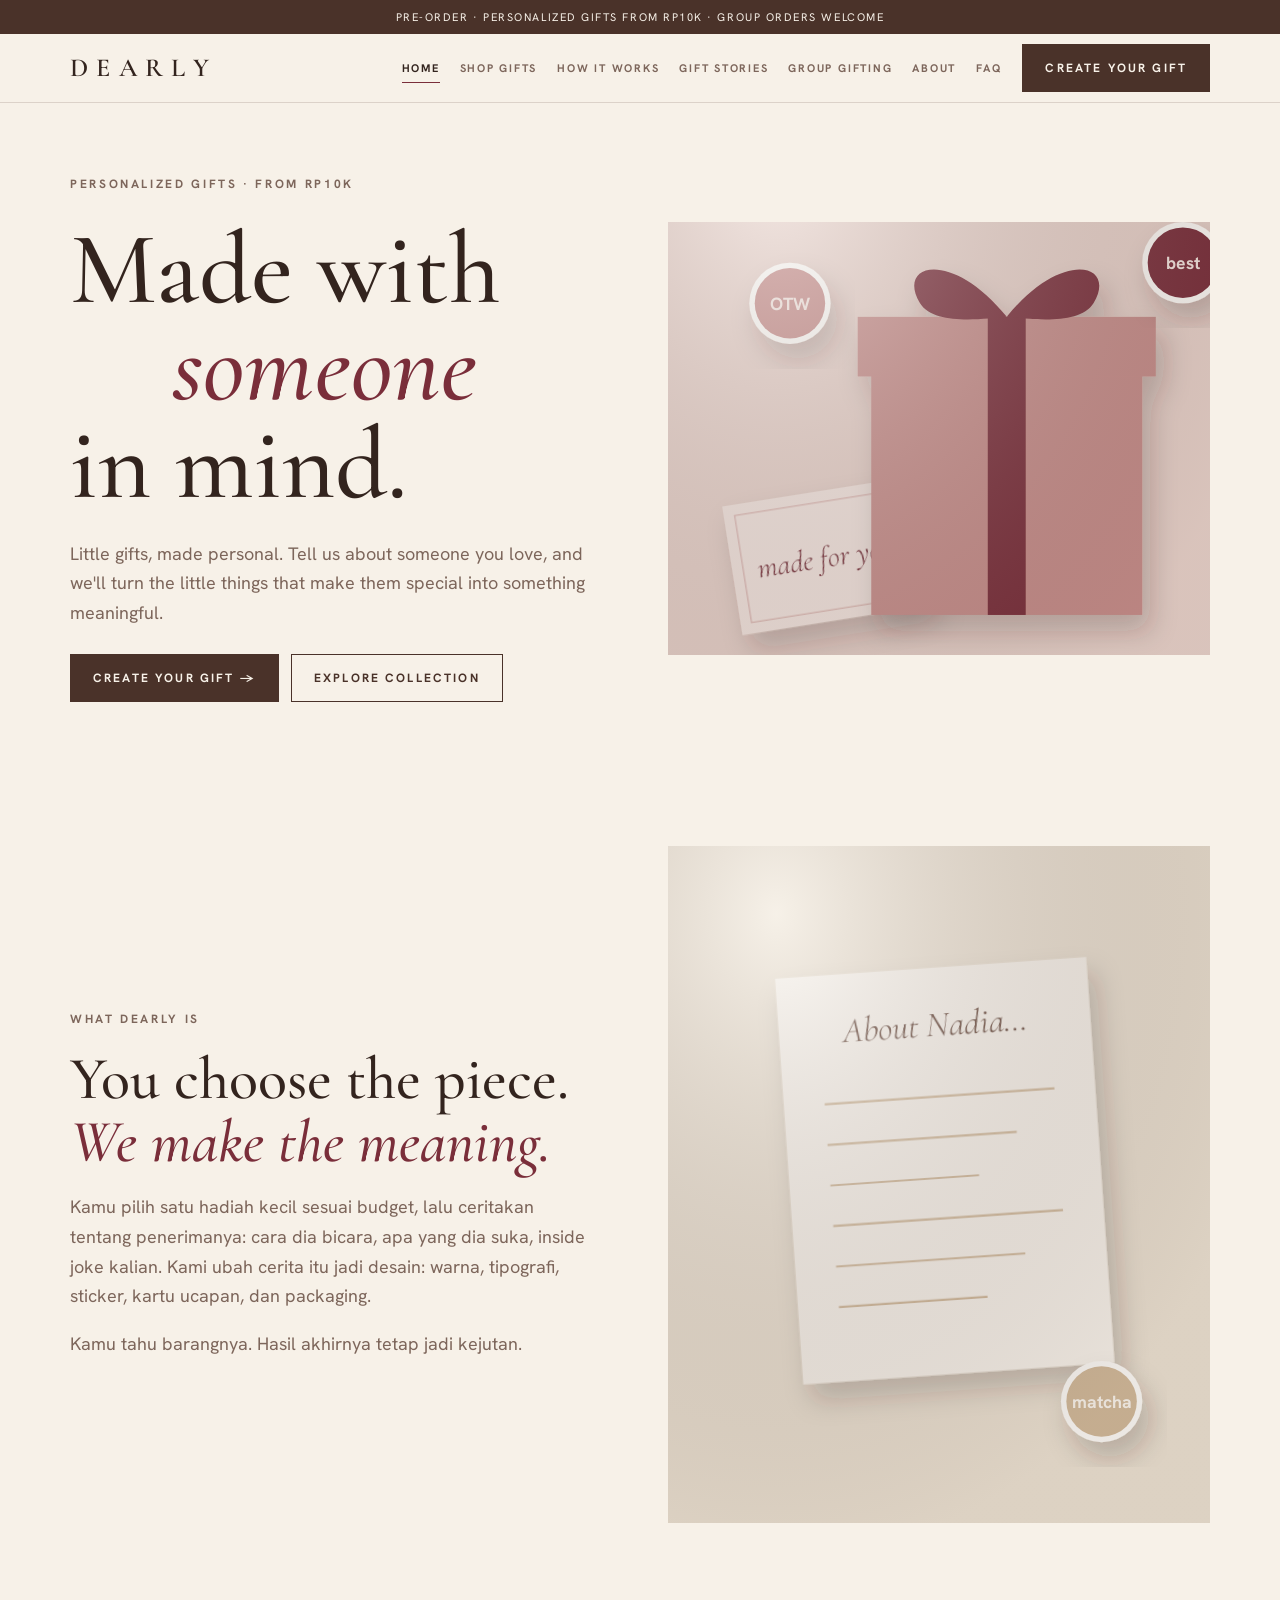
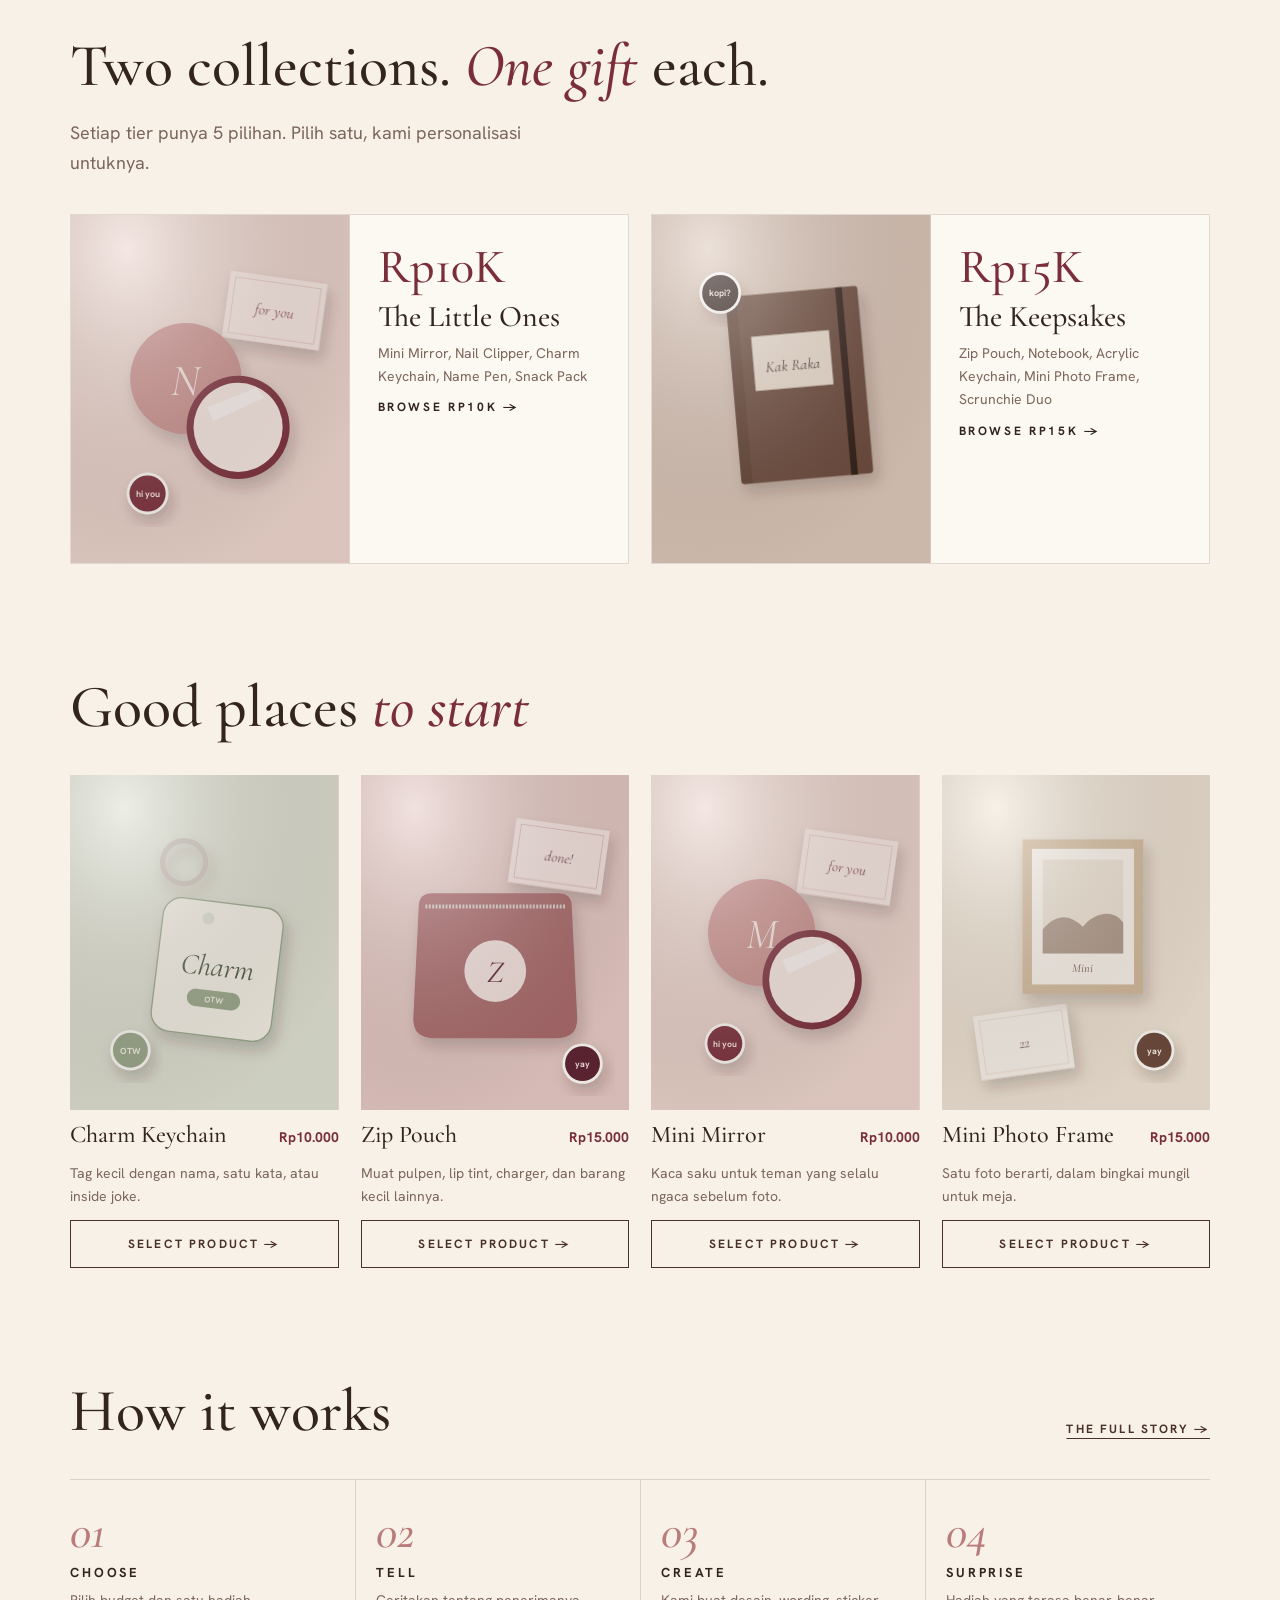
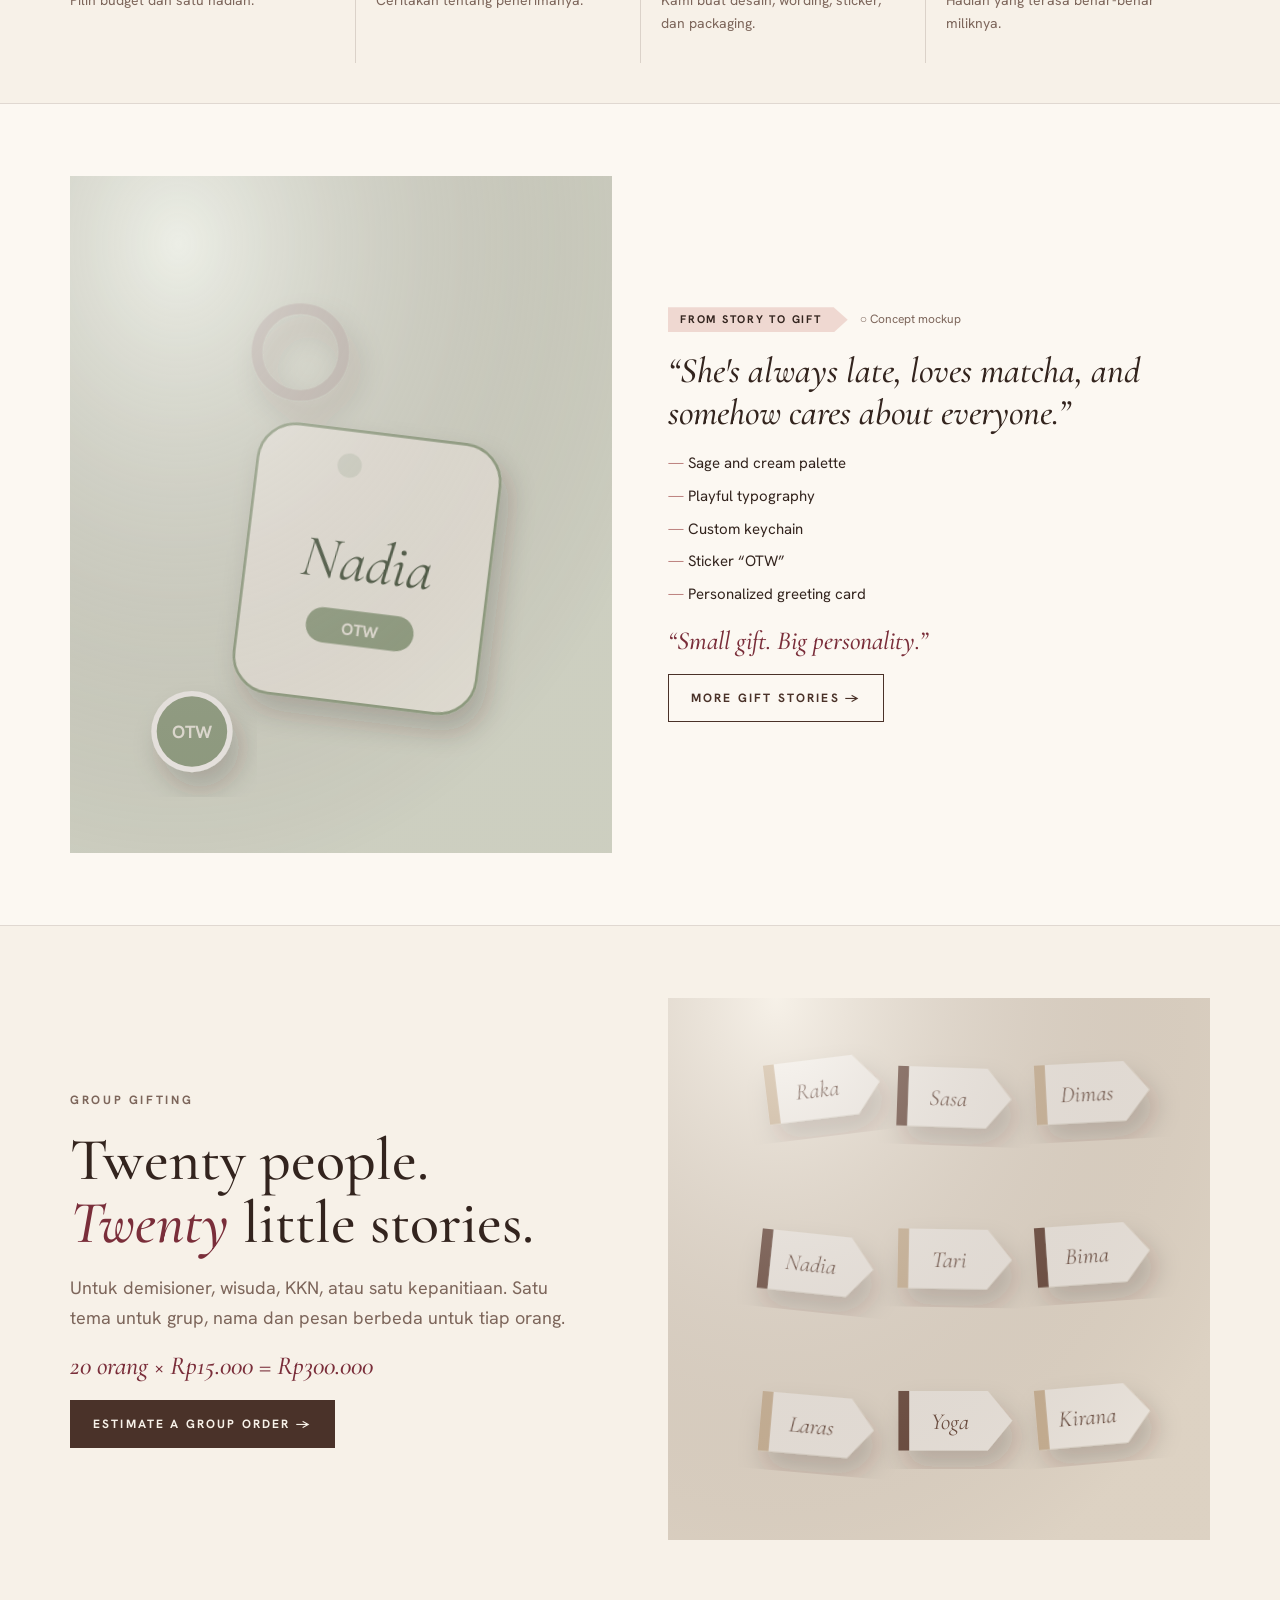
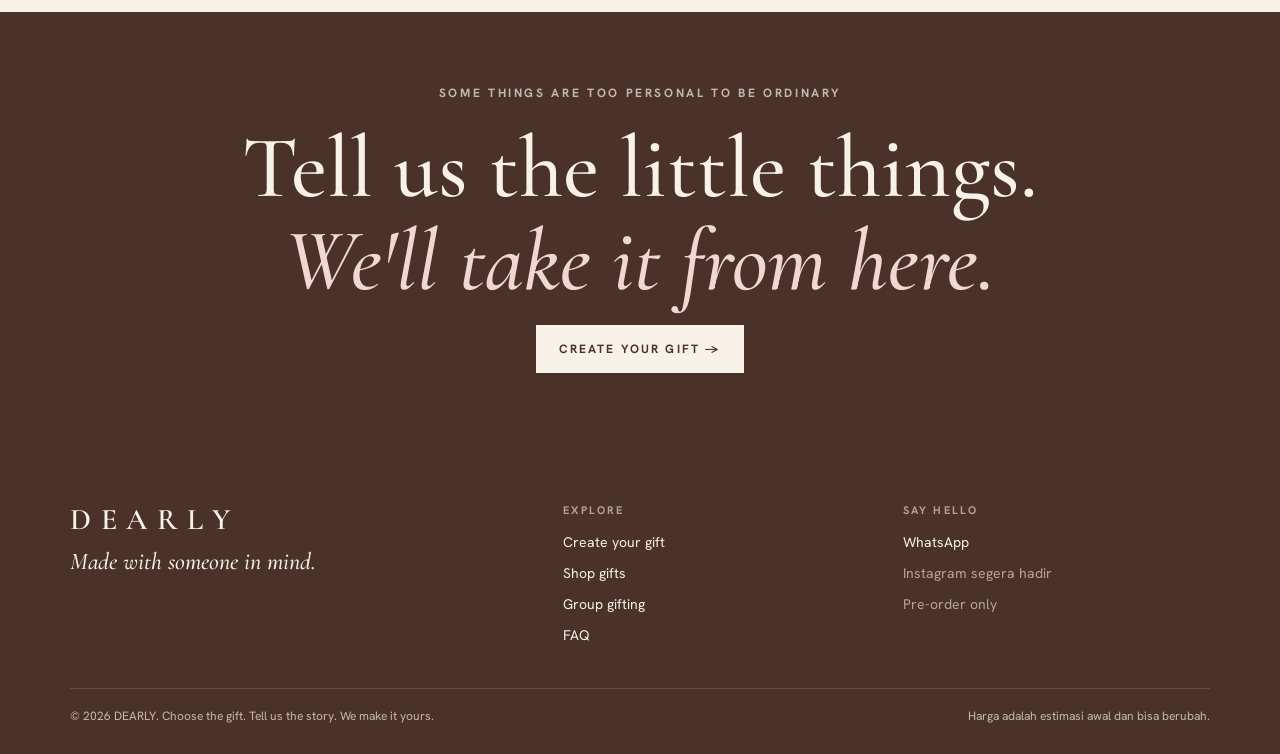
<file: dearly/index.html>
<!DOCTYPE html>
<html lang="id">
<head>
<meta charset="utf-8">
<meta name="viewport" content="width=device-width, initial-scale=1">
<title>DEARLY — Made with someone in mind</title>
<link rel="stylesheet" href="https://fonts.googleapis.com/css2?family=Cormorant+Garamond:ital,wght@0,500;0,600;1,500&family=Hanken+Grotesk:wght@400;600;700&display=swap">
<link rel="stylesheet" href="css/variables.css">
<link rel="stylesheet" href="css/style.css">
</head>
<body>

<header id="navbar"></header>

<main>
<!-- ================= HOME ================= -->
<section data-page="home">
  <div class="sec hero"><div class="wrap split">
    <div class="stack" style="gap:26px">
      <p class="eye">Personalized gifts · from Rp10K</p>
      <h1><span>Made with</span><span class="in"><em>someone</em></span><span>in mind.</span></h1>
      <p class="lede">Little gifts, made personal. Tell us about someone you love, and we'll turn the little things that make them special into something meaningful.</p>
      <div class="row"><button class="btn pri" data-go="create">Create your gift →</button><button class="btn" data-go="shop">Explore collection</button></div>
    </div>
    <div class="art wide" data-art="box" data-tone="blush"></div>
  </div></div>

  <div class="sec"><div class="wrap split">
    <div class="stack">
      <p class="eye">What DEARLY is</p>
      <h2 class="h2">You choose the piece. <em>We make the meaning.</em></h2>
      <p class="lede">Kamu pilih satu hadiah kecil sesuai budget, lalu ceritakan tentang penerimanya: cara dia bicara, apa yang dia suka, inside joke kalian. Kami ubah cerita itu jadi desain: warna, tipografi, sticker, kartu ucapan, dan packaging.</p>
      <p class="lede">Kamu tahu barangnya. Hasil akhirnya tetap jadi kejutan.</p>
    </div>
    <div class="art" data-art="card" data-tone="cream"></div>
  </div></div>

  <div class="sec-sm"><div class="wrap">
    <div class="head"><h2>Two collections. <em>One gift</em> each.</h2><p class="lede">Setiap tier punya 5 pilihan. Pilih satu, kami personalisasi untuknya.</p></div>
    <div class="tiers" id="home-tiers"></div>
  </div></div>

  <div class="sec"><div class="wrap">
    <div class="head"><h2>Good places <em>to start</em></h2></div>
    <div class="grid" id="home-picks"></div>
  </div></div>

  <div class="sec-sm"><div class="wrap">
    <div class="head"><h2>How it works</h2><button class="btn link" data-go="how">The full story →</button></div>
    <div class="steps">
      <div class="step"><span class="n">01</span><h3>Choose</h3><p>Pilih budget dan satu hadiah.</p></div>
      <div class="step"><span class="n">02</span><h3>Tell</h3><p>Ceritakan tentang penerimanya.</p></div>
      <div class="step"><span class="n">03</span><h3>Create</h3><p>Kami buat desain, wording, sticker, dan packaging.</p></div>
      <div class="step"><span class="n">04</span><h3>Surprise</h3><p>Hadiah yang terasa benar-benar miliknya.</p></div>
    </div>
  </div></div>

  <div class="sec soft"><div class="wrap split">
    <div class="art" data-art="keychain" data-tone="sage" data-name="Nadia"></div>
    <div class="stack">
      <div class="row"><span class="tag">From story to gift</span><span class="flag">○ Concept mockup</span></div>
      <p class="brief">“She's always late, loves matcha, and somehow cares about everyone.”</p>
      <ul class="list"><li>Sage and cream palette</li><li>Playful typography</li><li>Custom keychain</li><li>Sticker “OTW”</li><li>Personalized greeting card</li></ul>
      <p class="msg">“Small gift. Big personality.”</p>
      <div><button class="btn" data-go="stories">More gift stories →</button></div>
    </div>
  </div></div>

  <div class="sec"><div class="wrap split">
    <div class="stack">
      <p class="eye">Group gifting</p>
      <h2 class="h2">Twenty people. <em>Twenty</em> little stories.</h2>
      <p class="lede">Untuk demisioner, wisuda, KKN, atau satu kepanitiaan. Satu tema untuk grup, nama dan pesan berbeda untuk tiap orang.</p>
      <p class="msg">20 orang × Rp15.000 = Rp300.000</p>
      <div><button class="btn pri" data-go="group">Estimate a group order →</button></div>
    </div>
    <div class="art sq" data-art="tags" data-tone="cream"></div>
  </div></div>

  <div class="sec band"><div class="wrap stack">
    <p class="eye">Some things are too personal to be ordinary</p>
    <h2>Tell us the little things. <em>We'll take it from here.</em></h2>
    <div class="row"><button class="btn pri" data-go="create">Create your gift →</button></div>
  </div></div>
</section>

<!-- ================= SHOP ================= -->
<section data-page="shop" hidden>
  <div class="ph"><div class="wrap">
    <p class="eye">Shop gifts</p>
    <h1>Choose the piece. <em>We'll make it theirs.</em></h1>
    <p class="lede">Setiap gift sudah termasuk sticker, wording, kartu ucapan, dan packaging yang didesain dari ceritamu.</p>
  </div></div>
  <div class="sec-sm" style="padding-top:0"><div class="wrap">
    <div class="rule1"><b>1</b><div><strong class="msg" style="font-size:22px;color:var(--ink)">One product per gift.</strong><p style="font-size:14px">Setiap order berisi satu barang utama sesuai tier. Untuk banyak orang, pakai Group Gifting.</p></div></div>
    <div class="filters">
      <button class="pill" data-f="all" aria-pressed="true">All</button><button class="pill" data-f="10" aria-pressed="false">Rp10K</button>
      <button class="pill" data-f="15" aria-pressed="false">Rp15K</button><button class="pill" data-f="soon" aria-pressed="false">Coming soon</button>
    </div>
    <div id="shop-list"></div>
    <p class="note">Visual produk adalah ilustrasi; foto asli menyusul. Harga dan pilihan produk masih tahap awal dan bisa berubah.</p>
  </div></div>
</section>

<!-- ================= CREATE ================= -->
<section data-page="create" hidden>
  <div class="ph" style="padding-bottom:12px"><div class="wrap">
    <p class="eye">Create your gift</p>
    <h1>Made for <em>their</em> kind of special.</h1>
    <p class="lede">Lima langkah singkat: pilih budget dan satu produk, ceritakan tentang penerima, cek pesanan, lalu kirim ke WhatsApp.</p>
  </div></div>
  <div class="sec-sm" style="padding-top:16px" id="create"><div class="wrap layout">
    <form id="cf" novalidate>
      <ol class="prog" id="prog"><li><span>Budget</span></li><li><span>Product</span></li><li><span>About them</span></li><li><span>Review</span></li><li><span>Send</span></li></ol>

      <div class="panel" data-step="1">
        <div class="stack"><p class="eye">Step 01</p><h2>Choose your <em>budget</em></h2></div>
        <fieldset id="fs-tier"><legend class="sr" style="position:absolute;left:-9999px">Budget</legend><div class="opts t" id="opt-tier"></div><p class="e">Pilih salah satu budget.</p></fieldset>
        <div class="pnav"><button type="button" class="btn pri" data-next>Next →</button></div>
      </div>

      <div class="panel" data-step="2" hidden>
        <div class="stack"><p class="eye">Step 02</p><h2>Choose <em>one</em> product</h2><p class="lede">Satu produk per gift. Sticker, wording, kartu, dan packaging sudah termasuk.</p></div>
        <fieldset id="fs-prod"><legend style="position:absolute;left:-9999px">Product</legend><div class="opts" id="opt-prod"></div><p class="e">Pilih satu produk.</p></fieldset>
        <div class="pnav"><button type="button" class="btn link" data-back>← Back</button><button type="button" class="btn pri" data-next>Next →</button></div>
      </div>

      <div class="panel" data-step="3" hidden>
        <div class="stack"><p class="eye">Step 03</p><h2>Tell us <em>about them</em></h2><p class="lede">Kolom bertanda <span class="req">*</span> wajib diisi.</p></div>
        <div class="fs" style="border:0;padding-top:0"><h3>The basics</h3><div class="fg">
          <div class="f"><label class="l" for="toName">Recipient's name <span class="req">*</span></label><input type="text" id="toName" maxlength="40" placeholder="e.g. Nadia"><p class="e">Tulis nama penerima.</p></div>
          <div class="f"><label class="l" for="fromName">Your name <span class="req">*</span></label><input type="text" id="fromName" maxlength="60" placeholder="Nama kamu"><p class="e">Tulis nama kamu.</p></div>
          <div class="f"><label class="l" for="occasion">Occasion <span class="req">*</span></label><select id="occasion"></select><p class="e">Pilih occasion.</p></div>
          <div class="f"><label class="l" for="relationship">Relationship <span class="req">*</span></label><select id="relationship"></select><p class="e">Pilih hubungan.</p></div>
        </div></div>
        <div class="fs"><h3>Who they are</h3><div class="fg">
          <div class="f full"><label class="l" for="personality">Personality <span class="req">*</span></label><p class="hint">Describe them in three words.</p><input type="text" id="personality" maxlength="120" placeholder="e.g. rame, perhatian, suka telat"><p class="e">Tulis minimal satu kata.</p></div>
          <div class="f full"><label class="l" for="special">What makes this person special?</label><textarea id="special" maxlength="600"></textarea></div>
          <div class="f"><label class="l" for="littleThing">What's one little thing that reminds you of them?</label><input type="text" id="littleThing" maxlength="160" placeholder="e.g. matcha latte"></div>
          <div class="f"><label class="l" for="insideJoke">What's an inside joke only you two understand?</label><input type="text" id="insideJoke" maxlength="200"></div>
        </div></div>
        <div class="fs"><h3>Look &amp; feel</h3>
          <fieldset><legend>Favorite colors</legend><div class="ch" id="opt-color"></div><input type="text" id="colorOther" maxlength="60" placeholder="Warna lain (opsional)" style="max-width:380px"></fieldset>
          <fieldset id="fs-vibe"><legend>Aesthetic / vibe <span class="req">*</span></legend><div class="ch" id="opt-vibe"></div><p class="e">Pilih satu vibe.</p></fieldset>
        </div>
        <div class="fs"><h3>Words &amp; photo</h3>
          <div class="f"><label class="l" for="wording">Preferred wording <span class="req">*</span></label><p class="hint">Nama, panggilan, atau kalimat untuk kartu dan sticker.</p>
            <textarea id="wording" maxlength="400"></textarea>
            <label class="chk"><input type="checkbox" id="letUs"> Biar DEARLY yang menulis / merapikan wording-nya</label><p class="e">Tulis wording atau centang opsi di atas.</p></div>
          <div class="f"><span class="l" style="font-size:11px;letter-spacing:.16em;text-transform:uppercase;font-weight:700">Photo (optional)</span>
            <div class="photo"><img id="pv" alt="Preview foto" hidden><div style="flex:1;min-width:200px;display:grid;gap:6px"><input type="file" id="photo" accept="image/jpeg,image/png,image/webp"><small id="pn" style="color:var(--muted)"></small><small id="pe" style="color:var(--err)"></small></div><button type="button" class="btn link" id="prm" hidden>Hapus</button></div>
            <p class="note" style="font-size:13px">Foto hanya tampil sebagai preview, tidak terkirim otomatis. Kirim fotonya langsung di chat WhatsApp.</p></div>
        </div>
        <div class="fs"><h3>Timing &amp; notes</h3><div class="fg">
          <div class="f"><label class="l" for="neededBy">Dibutuhkan tanggal</label><input type="date" id="neededBy"><small style="color:var(--muted)">Estimasi produksi: <span class="cfg-prod"></span>.</small></div>
          <fieldset id="fs-del"><legend>Pickup / delivery <span class="req">*</span></legend><div class="ch">
            <label class="c"><input type="radio" name="del" value="Pickup"><span>Pickup</span></label>
            <label class="c"><input type="radio" name="del" value="Dikirim (ongkir terpisah)"><span>Delivery</span></label></div><p class="e">Pilih salah satu.</p></fieldset>
          <div class="f full"><label class="l" for="notes">Additional notes</label><textarea id="notes" maxlength="600"></textarea></div>
        </div></div>
        <div class="pnav"><button type="button" class="btn link" data-back>← Back</button><button type="button" class="btn pri" data-next>Review your gift →</button></div>
      </div>

      <div class="panel" data-step="4" hidden>
        <div class="stack"><p class="eye">Step 04</p><h2>Review <em>your gift</em></h2></div>
        <div class="card" id="review"></div>
        <div class="stack"><h3 style="font-size:28px">Additional options</h3><div class="stack" style="gap:10px" id="opt-add"></div></div>
        <div class="side" style="position:static"><p class="eye">Estimated total</p><dl class="kv" id="lines"></dl><div class="tot"><span>Total</span><b id="rtot"></b></div><small style="color:var(--muted)">Estimasi. Harga final dan ongkir dikonfirmasi admin di WhatsApp.</small></div>
        <div class="pnav"><button type="button" class="btn link" data-back>← Back</button><button type="button" class="btn pri" data-next>Continue →</button></div>
      </div>

      <div class="panel" data-step="5" hidden>
        <div class="stack"><p class="eye">Step 05</p><h2>Send to <em>DEARLY</em></h2><p class="lede">Ini pesan yang akan kami terima di WhatsApp. Cek sekali lagi, lalu buka WhatsApp dan tekan kirim.</p></div>
        <textarea id="wam" class="pre" readonly aria-label="Pesan order"></textarea>
        <p class="warn" id="photoWarn" hidden>Jangan lupa kirim fotonya di chat yang sama.</p>
        <p class="warn" id="numWarn" hidden>Nomor WhatsApp DEARLY belum diatur, jadi WhatsApp akan memintamu memilih chat.</p>
        <div class="f" id="f-ok"><label class="chk"><input type="checkbox" id="ok"> Saya paham pesanan baru diproses setelah admin DEARLY membalas dan mengonfirmasi detail serta pembayaran di WhatsApp.</label><p class="e">Centang dulu untuk lanjut.</p></div>
        <div class="row"><a class="btn pri" id="waBtn" href="#" target="_blank" rel="noopener" aria-disabled="true">Open WhatsApp →</a><button type="button" class="btn" id="copyBtn">Copy message</button></div>
        <p class="st" id="sst"></p>
        <div class="pnav"><button type="button" class="btn link" data-back>← Back</button><button type="button" class="btn link" id="reset">Start a new gift</button></div>
      </div>
      <p class="st" id="fst" style="color:var(--err)"></p>
    </form>
    <aside class="side">
      <p class="eye">Your gift so far</p><div class="art" id="sideArt"></div>
      <dl class="kv"><dt>Budget</dt><dd id="sTier">—</dd><dt>Product</dt><dd id="sProd">—</dd><dt>For</dt><dd id="sTo">—</dd></dl>
      <div class="tot"><span>Estimated</span><b id="sTot">Rp0</b></div>
    </aside>
  </div></div>
</section>

<!-- ================= HOW IT WORKS ================= -->
<section data-page="how" hidden>
  <div class="ph"><div class="wrap"><p class="eye">How it works</p><h1>Small gift. Personal story. <em>Unexpected feeling.</em></h1></div></div>
  <div class="wrap">
    <div class="how"><div class="art" data-art="tags" data-tone="blush"></div><div class="stack"><span class="n">01</span><p class="eye">Choose</p><h2>Choose your budget and <em>one</em> gift.</h2><p class="lede">Mulai dari Rp10K atau Rp15K. Setiap tier punya lima pilihan, kamu pilih satu.</p></div></div>
    <div class="how"><div class="art" data-art="card" data-tone="cream"></div><div class="stack"><span class="n">02</span><p class="eye">Tell</p><h2>Tell us about the person <em>receiving it.</em></h2><p class="lede">Tiga kata tentang dia, apa yang bikin dia spesial, hal kecil yang mengingatkanmu padanya, dan inside joke kalian.</p></div></div>
    <div class="how"><div class="art" data-art="stickers" data-tone="sage"></div><div class="stack"><span class="n">03</span><p class="eye">Create</p><h2>We turn their story into <em>design.</em></h2><p class="lede">Palet warna, tipografi, sticker, wording kartu, dan packaging, semua dibuat dari ceritamu.</p></div></div>
    <div class="how"><div class="art" data-art="box" data-tone="rose"></div><div class="stack"><span class="n">04</span><p class="eye">Surprise</p><h2>A gift that feels <em>uniquely theirs.</em></h2><p class="lede">Kamu tahu isinya. Tampilannya jadi kejutan, untukmu dan untuknya.</p><div><button class="btn pri" data-go="create">Create your gift →</button></div></div></div>
  </div>
  <div class="sec soft"><div class="wrap stack">
    <h2 class="h2">Custom, but <em>not</em> build-your-own.</h2>
    <div class="cmp">
      <div><p class="eye">Ready-made</p><h3>Fast &amp; cheap</h3><p>Produk sudah jadi. Mudah, tapi tidak personal.</p></div>
      <div><p class="eye">Fully custom</p><h3>You design everything</h3><p>Sangat personal, tapi ribet, lebih mahal, dan tanpa kejutan.</p></div>
      <div class="us"><p class="eye">DEARLY</p><h3>You choose, we create</h3><p>Kamu pilih 1 produk dan beri petunjuk. Kami terjemahkan jadi visual dan kata-kata.</p></div>
    </div>
  </div></div>
</section>

<!-- ================= STORIES ================= -->
<section data-page="stories" hidden>
  <div class="ph"><div class="wrap"><p class="eye">Gift stories</p><h1>Not just a gift. <em>A little piece of them.</em></h1>
    <p class="note" style="margin-top:20px">Semua contoh di halaman ini adalah <strong>concept mockup</strong> buatan DEARLY untuk menunjukkan prosesnya, bukan pesanan atau testimoni customer asli.</p></div></div>
  <div class="wrap" id="story-list"></div>
</section>

<!-- ================= GROUP ================= -->
<section data-page="group" hidden>
  <div class="ph"><div class="wrap"><p class="eye">Group gifting</p><h1>For the whole division, <em>one by one.</em></h1><p class="lede">Untuk organisasi, kepanitiaan, kelas, dan kelompok KKN. Satu tema, nama dan pesan untuk tiap orang.</p></div></div>
  <div class="sec-sm" style="padding-top:0"><div class="wrap stack" style="gap:40px">
    <div class="occ"><span>Farewell</span><span>Graduation</span><span>Demisioner</span><span>Committee appreciation</span><span>KKN</span><span>Internship</span><span>Class gifts</span></div>
    <div class="ben">
      <div><h3>One person coordinates</h3><p>Satu PIC mengisi semua detail.</p></div>
      <div><h3>Same theme, personal touch</h3><p>Satu tema, tiap penerima dapat nama dan wording sendiri.</p></div>
      <div><h3>Fits a shared budget</h3><p>Harga jelas per orang, mudah dibagi ke iuran.</p></div>
      <div><h3>Mix if you need to</h3><p>Pengurus inti Rp15K, anggota Rp10K? Bisa diatur lewat chat.</p></div>
    </div>
    <div class="head" style="margin:0"><h2>Estimate your <em>budget</em></h2><p class="lede">Minimal <span class="cfg-min"></span> pcs. Belum termasuk ongkir.</p></div>
    <form class="calc" id="gf" novalidate>
      <div>
        <div class="f"><label class="l" for="gOcc">Occasion</label><select id="gOcc"></select></div>
        <div class="f"><label class="l" for="gOrg">Nama organisasi / grup</label><input type="text" id="gOrg" maxlength="80" placeholder="e.g. Divisi Acara BEM"></div>
        <div class="f"><label class="l" for="gQty">Jumlah orang</label><div class="qty"><button type="button" id="gm" aria-label="Kurangi">−</button><input type="number" id="gQty" value="20"><button type="button" id="gp" aria-label="Tambah">+</button></div><input type="range" id="gRange" value="20" aria-label="Jumlah"></div>
        <div class="f"><label class="l" for="gTier">Tier per orang</label><select id="gTier"></select></div>
        <fieldset><legend>Add-on per orang</legend><div class="stack" style="gap:8px" id="gAdd"></div></fieldset>
        <div class="f"><label class="l" for="gDate">Dibutuhkan tanggal</label><input type="date" id="gDate"></div>
      </div>
      <div class="out">
        <p class="eye">Estimated total</p><p class="msg" style="color:var(--ivory)" id="gEq"></p><p class="total" id="gTot"></p><dl class="kv" id="gLines"></dl>
        <div class="row"><a class="btn" id="gWa" href="#" target="_blank" rel="noopener">Ask on WhatsApp →</a></div>
      </div>
    </form>
  </div></div>
</section>

<!-- ================= ABOUT ================= -->
<section data-page="about" hidden>
  <div class="ph"><div class="wrap"><p class="eye">About</p><h1>Because the little details <em>matter.</em></h1></div></div>
  <div class="sec-sm" style="padding-top:0"><div class="wrap split">
    <div class="art" data-art="box" data-tone="cream"></div>
    <div class="stack">
      <p class="brief">We believe meaningful gifts don't have to be expensive or complicated. Sometimes, the smallest details tell the biggest stories.</p>
      <p class="lede">DEARLY exists to make personalized gifting easier, more accessible, and more thoughtful.</p>
      <p class="lede">Our mission is to turn ordinary gifts into something that feels like it was made specifically for someone.</p>
      <div class="row"><button class="btn pri" data-go="create">Create your gift →</button><button class="btn" data-go="how">How it works</button></div>
    </div>
  </div></div>
</section>

<!-- ================= FAQ ================= -->
<section data-page="faq" hidden>
  <div class="ph"><div class="wrap"><p class="eye">FAQ &amp; contact</p><h1>Questions, <em>answered.</em></h1></div></div>
  <div class="sec-sm" style="padding-top:0"><div class="wrap faqg">
    <aside class="contact"><p class="eye">Contact</p><h2 style="font-size:36px">Talk to a <em>real person.</em></h2>
      <p style="color:var(--muted);font-size:14px">Tanya, request khusus, group order, dan konfirmasi pesanan lewat WhatsApp.</p>
      <a class="btn pri" id="faqWa" href="#" target="_blank" rel="noopener">Chat on WhatsApp →</a></aside>
    <div id="faq-list"></div>
  </div></div>
</section>
</main>

<footer id="footer"></footer>

<script src="js/components.js"></script>
<script src="js/data.js"></script>
<script src="js/app.js"></script>
</body>
</html>
</file>
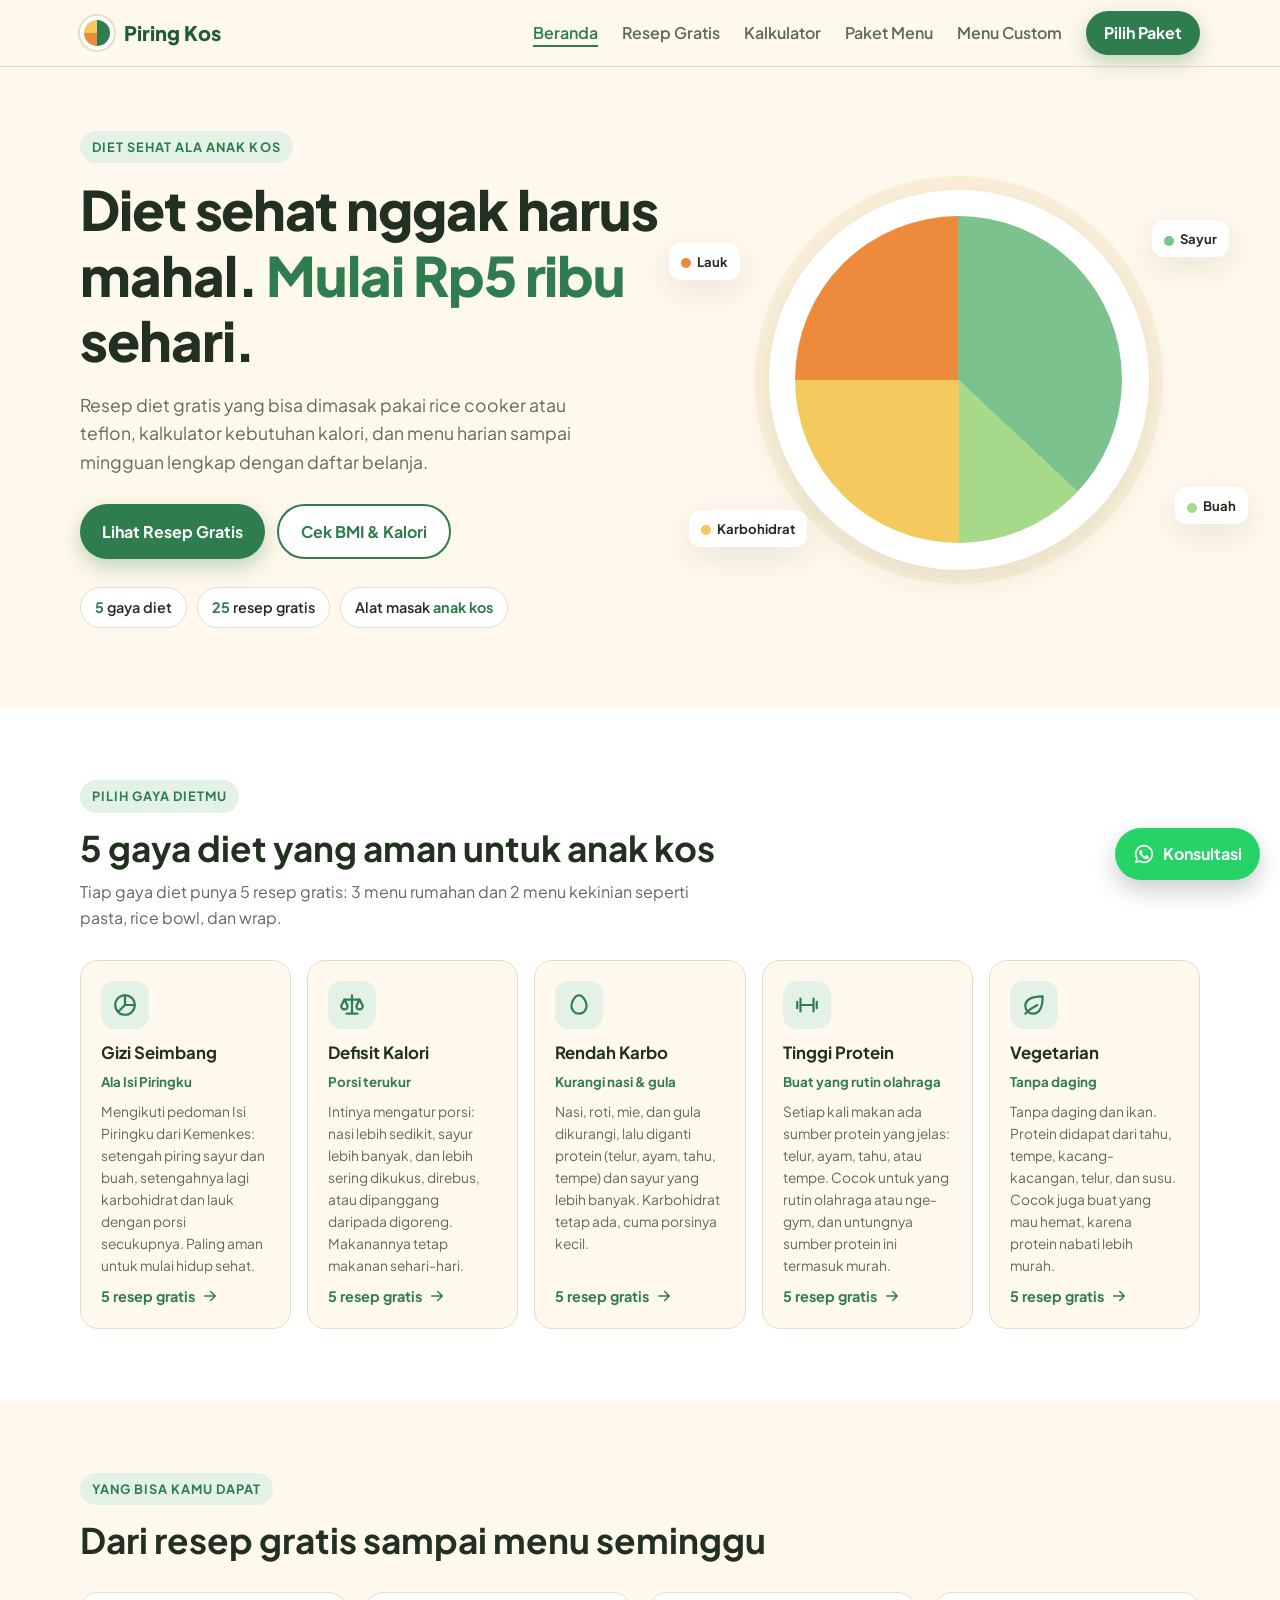
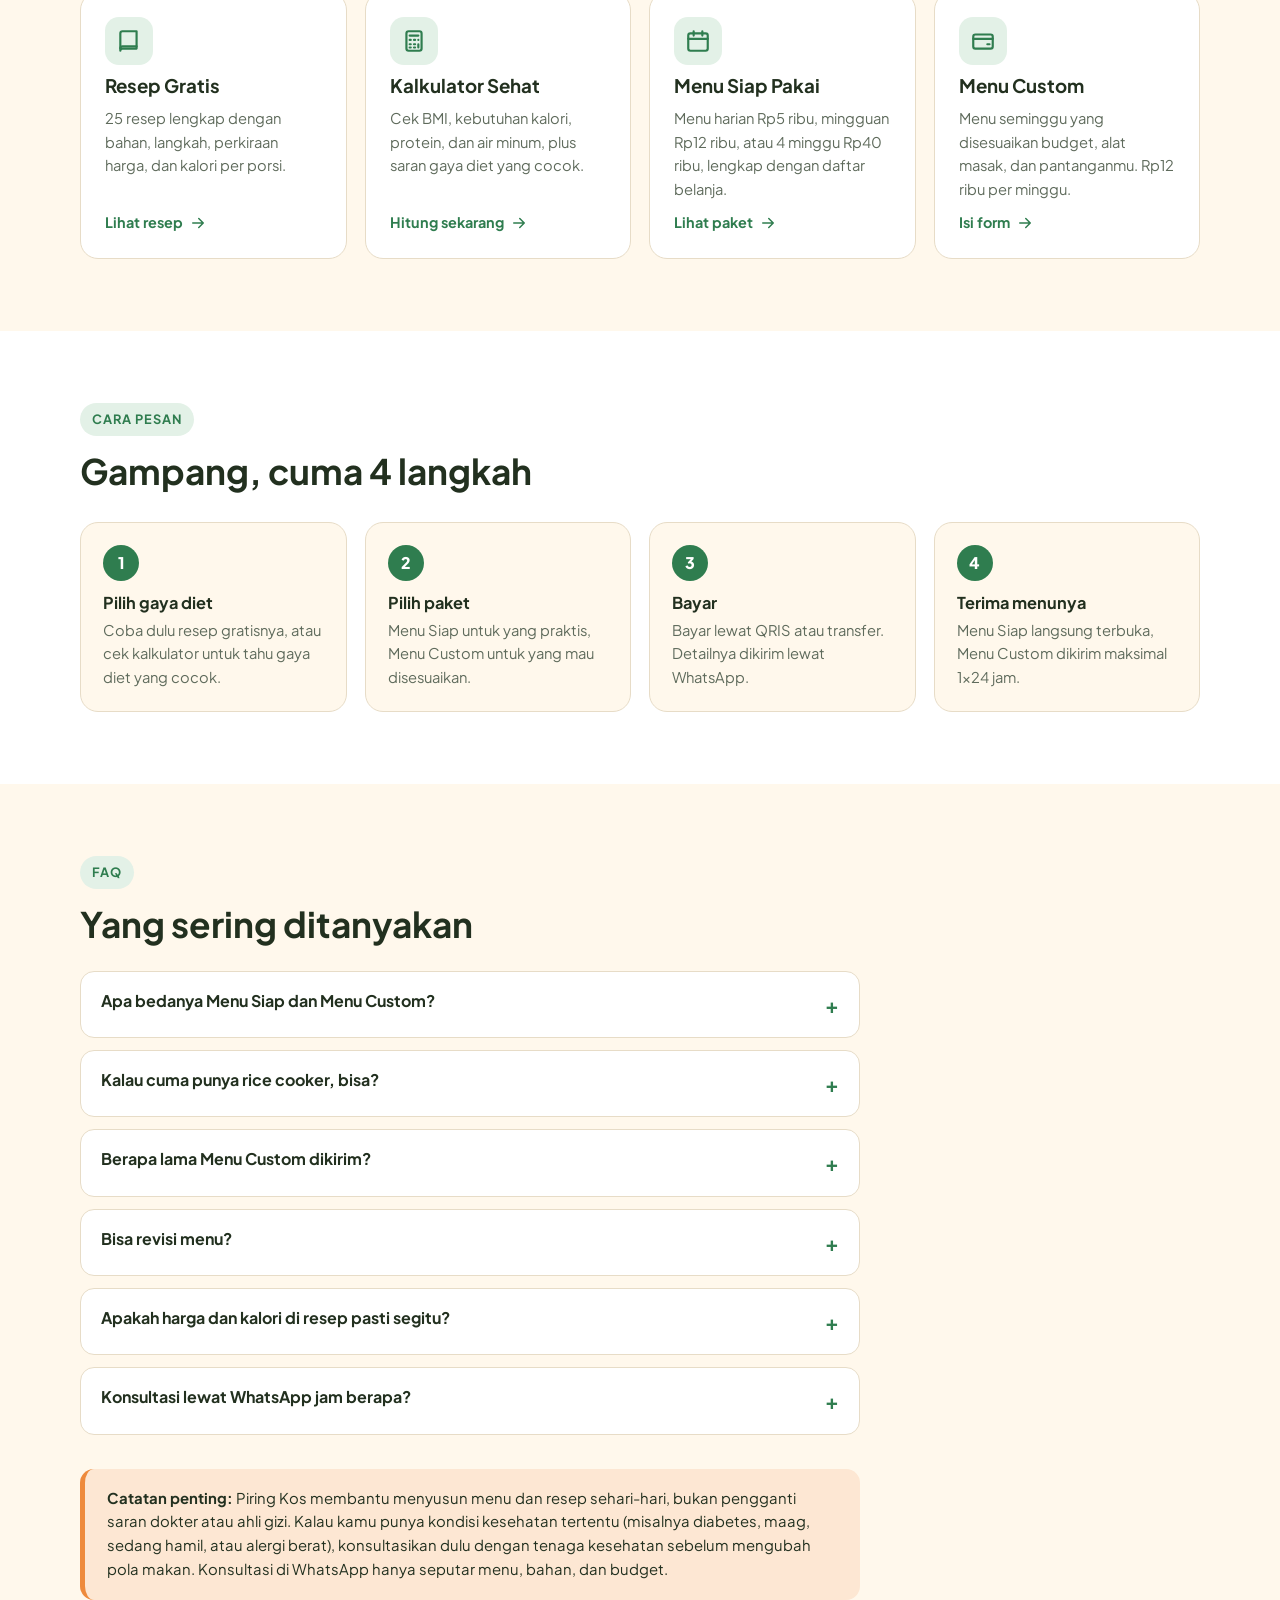
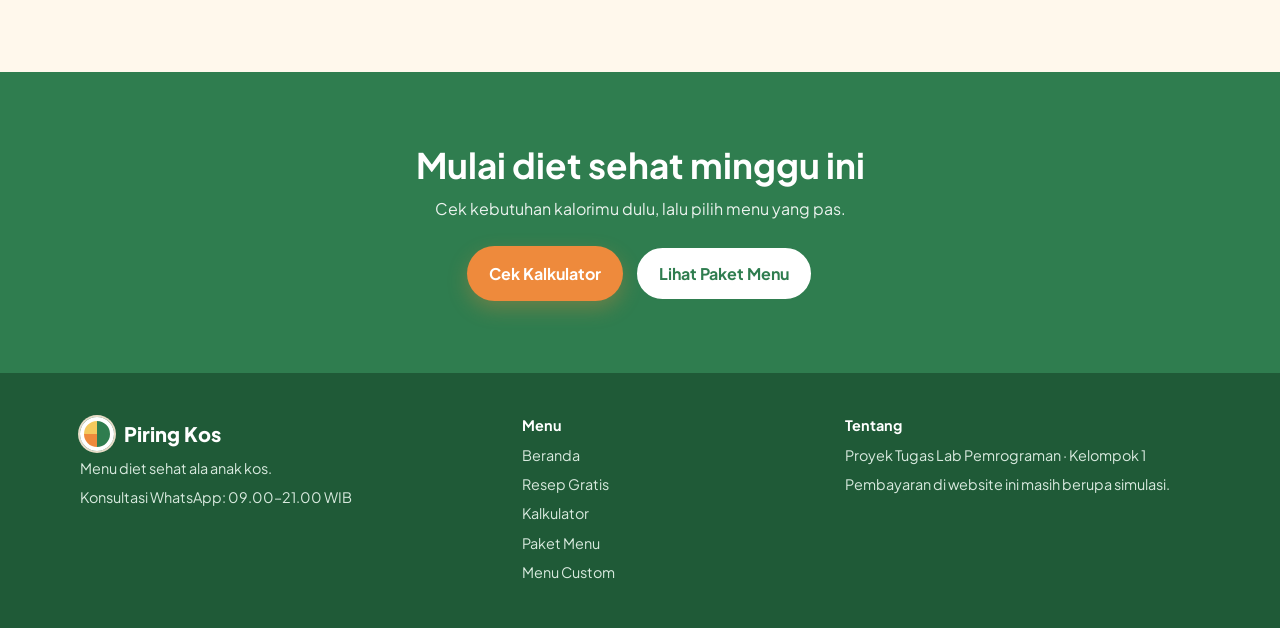
<file: piringkos/index.html>
<!DOCTYPE html>
<html lang="id">
<head>
  <meta charset="UTF-8">
  <meta name="viewport" content="width=device-width, initial-scale=1.0">
  <title>Piring Kos · Menu Diet Sehat ala Anak Kos</title>
  <meta name="description" content="Resep diet gratis, kalkulator BMI, dan menu diet untuk anak kos, mulai Rp5 ribu sehari.">
  <link rel="icon" href="assets/favicon.svg" type="image/svg+xml">
  <link rel="preconnect" href="https://fonts.googleapis.com">
  <link rel="preconnect" href="https://fonts.gstatic.com" crossorigin>
  <link href="https://fonts.googleapis.com/css2?family=Plus+Jakarta+Sans:wght@400;500;600;700;800&display=swap" rel="stylesheet">
  <link rel="stylesheet" href="css/variables.css">
  <link rel="stylesheet" href="css/style.css">
</head>
<body>
  <header id="site-header"></header>

  <main>
    <!-- HERO -->
    <section class="hero">
      <div class="wrap hero-inner">
        <div>
          <span class="eyebrow">Diet sehat ala anak kos</span>
          <h1>Diet sehat nggak harus mahal. <span>Mulai Rp5 ribu</span> sehari.</h1>
          <p>Resep diet gratis yang bisa dimasak pakai rice cooker atau teflon, kalkulator kebutuhan kalori, dan menu harian sampai mingguan lengkap dengan daftar belanja.</p>
          <div class="hero-cta">
            <a href="resep.html" class="btn btn-primary">Lihat Resep Gratis</a>
            <a href="kalkulator.html" class="btn btn-ghost">Cek BMI &amp; Kalori</a>
          </div>
          <div class="chips">
            <span class="chip"><b>5</b> gaya diet</span>
            <span class="chip"><b>25</b> resep gratis</span>
            <span class="chip">Alat masak <b>anak kos</b></span>
          </div>
        </div>
        <div class="plate-wrap" aria-hidden="true">
          <div class="plate"><div class="plate-inner"></div></div>
          <div class="plate-label pl-1"><i style="background:var(--plate-lauk)"></i>Lauk</div>
          <div class="plate-label pl-2"><i style="background:var(--plate-sayur)"></i>Sayur</div>
          <div class="plate-label pl-3"><i style="background:var(--plate-buah)"></i>Buah</div>
          <div class="plate-label pl-4"><i style="background:var(--plate-karbo)"></i>Karbohidrat</div>
        </div>
      </div>
    </section>

    <!-- KATEGORI: 5 GAYA DIET -->
    <section class="bg-white" id="gaya-diet">
      <div class="wrap">
        <span class="eyebrow">Pilih gaya dietmu</span>
        <h2>5 gaya diet yang aman untuk anak kos</h2>
        <p class="lead">Tiap gaya diet punya 5 resep gratis: 3 menu rumahan dan 2 menu kekinian seperti pasta, rice bowl, dan wrap.</p>
        <div class="diet-grid" id="dietGrid"></div>
      </div>
    </section>

    <!-- RINGKASAN FITUR -->
    <section id="fitur">
      <div class="wrap">
        <span class="eyebrow">Yang bisa kamu dapat</span>
        <h2>Dari resep gratis sampai menu seminggu</h2>
        <div class="feature-grid">
          <a class="feature" href="resep.html">
            <span class="icon-box"><i data-icon="book"></i></span>
            <h3>Resep Gratis</h3>
            <p>25 resep lengkap dengan bahan, langkah, perkiraan harga, dan kalori per porsi.</p>
            <span class="more">Lihat resep <i data-icon="arrow"></i></span>
          </a>
          <a class="feature" href="kalkulator.html">
            <span class="icon-box"><i data-icon="calculator"></i></span>
            <h3>Kalkulator Sehat</h3>
            <p>Cek BMI, kebutuhan kalori, protein, dan air minum, plus saran gaya diet yang cocok.</p>
            <span class="more">Hitung sekarang <i data-icon="arrow"></i></span>
          </a>
          <a class="feature" href="paket.html">
            <span class="icon-box"><i data-icon="calendar"></i></span>
            <h3>Menu Siap Pakai</h3>
            <p>Menu harian Rp5 ribu, mingguan Rp12 ribu, atau 4 minggu Rp40 ribu, lengkap dengan daftar belanja.</p>
            <span class="more">Lihat paket <i data-icon="arrow"></i></span>
          </a>
          <a class="feature" href="custom.html">
            <span class="icon-box"><i data-icon="wallet"></i></span>
            <h3>Menu Custom</h3>
            <p>Menu seminggu yang disesuaikan budget, alat masak, dan pantanganmu. Rp12 ribu per minggu.</p>
            <span class="more">Isi form <i data-icon="arrow"></i></span>
          </a>
        </div>
      </div>
    </section>

    <!-- CARA PESAN -->
    <section class="bg-white" id="cara-pesan">
      <div class="wrap">
        <span class="eyebrow">Cara pesan</span>
        <h2>Gampang, cuma 4 langkah</h2>
        <div class="steps">
          <div class="step"><h3>Pilih gaya diet</h3><p>Coba dulu resep gratisnya, atau cek kalkulator untuk tahu gaya diet yang cocok.</p></div>
          <div class="step"><h3>Pilih paket</h3><p>Menu Siap untuk yang praktis, Menu Custom untuk yang mau disesuaikan.</p></div>
          <div class="step"><h3>Bayar</h3><p>Bayar lewat QRIS atau transfer. Detailnya dikirim lewat WhatsApp.</p></div>
          <div class="step"><h3>Terima menunya</h3><p>Menu Siap langsung terbuka, Menu Custom dikirim maksimal 1×24 jam.</p></div>
        </div>
      </div>
    </section>

    <!-- FAQ -->
    <section id="faq">
      <div class="wrap">
        <span class="eyebrow">FAQ</span>
        <h2>Yang sering ditanyakan</h2>
        <div class="faq">
          <details><summary>Apa bedanya Menu Siap dan Menu Custom?</summary><p>Menu Siap adalah menu yang sudah jadi untuk tiap gaya diet, jadi bisa langsung dipakai. Menu Custom disusun khusus berdasarkan budget, alat masak, dan pantangan yang kamu isi di form.</p></details>
          <details><summary>Kalau cuma punya rice cooker, bisa?</summary><p>Bisa. Banyak resep yang cukup pakai rice cooker. Untuk Menu Custom, centang alat yang kamu punya dan menunya akan disesuaikan.</p></details>
          <details><summary>Berapa lama Menu Custom dikirim?</summary><p>Maksimal 1×24 jam setelah pembayaran dikonfirmasi, dalam bentuk PDF lewat WhatsApp.</p></details>
          <details><summary>Bisa revisi menu?</summary><p>Menu Custom dapat 1x revisi gratis, misalnya kalau ada bahan yang susah dicari di dekat kosmu.</p></details>
          <details><summary>Apakah harga dan kalori di resep pasti segitu?</summary><p>Belum tentu. Keduanya perkiraan, karena harga bahan dan ukuran porsi bisa berbeda.</p></details>
          <details><summary>Konsultasi lewat WhatsApp jam berapa?</summary><p>Setiap hari pukul 09.00–21.00 WIB. Chat di luar jam itu dibalas keesokan harinya.</p></details>
        </div>
        <div class="disclaimer">
          <b>Catatan penting:</b> Piring Kos membantu menyusun menu dan resep sehari-hari, bukan pengganti saran dokter atau ahli gizi. Kalau kamu punya kondisi kesehatan tertentu (misalnya diabetes, maag, sedang hamil, atau alergi berat), konsultasikan dulu dengan tenaga kesehatan sebelum mengubah pola makan. Konsultasi di WhatsApp hanya seputar menu, bahan, dan budget.
        </div>
      </div>
    </section>

    <!-- AJAKAN -->
    <section class="cta-band">
      <div class="wrap">
        <h2>Mulai diet sehat minggu ini</h2>
        <p>Cek kebutuhan kalorimu dulu, lalu pilih menu yang pas.</p>
        <div class="hero-cta">
          <a href="kalkulator.html" class="btn btn-orange">Cek Kalkulator</a>
          <a href="paket.html" class="btn btn-ghost">Lihat Paket Menu</a>
        </div>
      </div>
    </section>
  </main>

  <footer id="site-footer"></footer>

  <script src="js/icons.js"></script>
  <script src="js/components.js"></script>
  <script src="js/data.js"></script>
  <script src="js/beranda.js"></script>
</body>
</html>
</file>
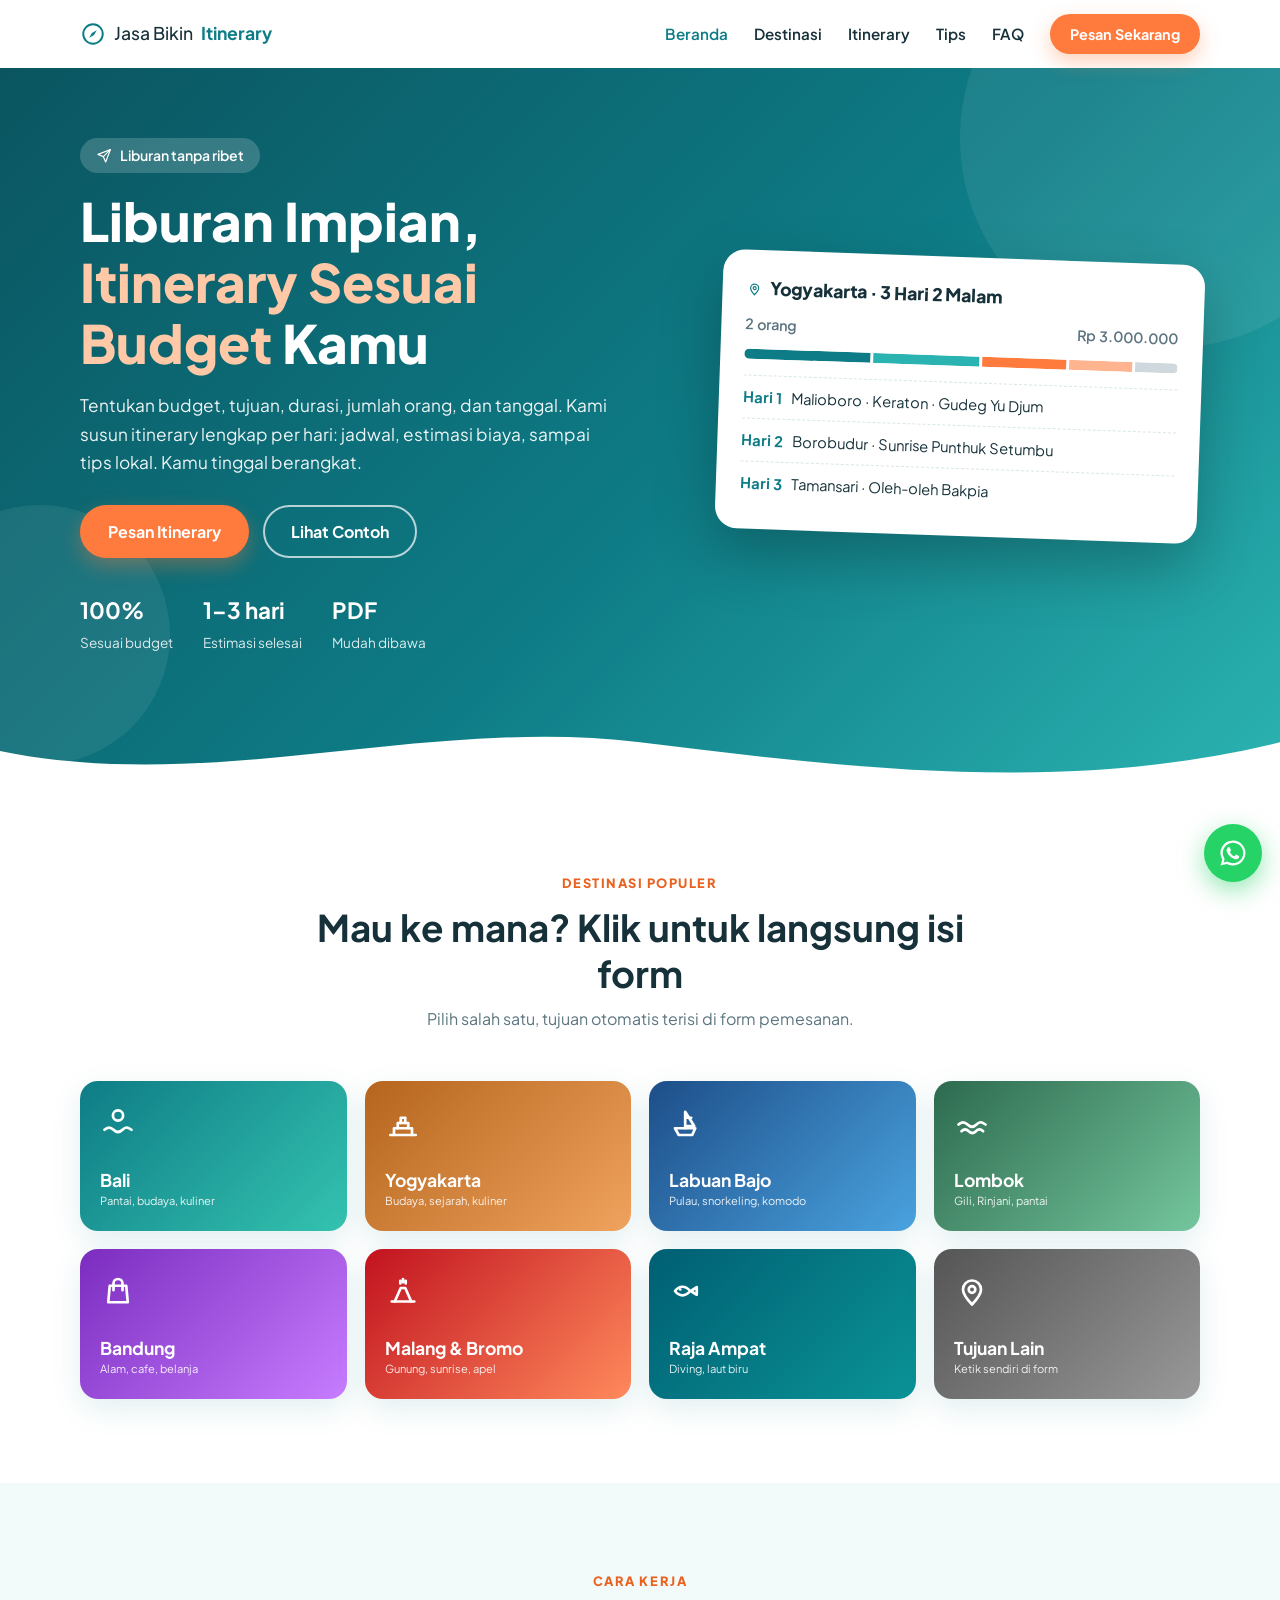
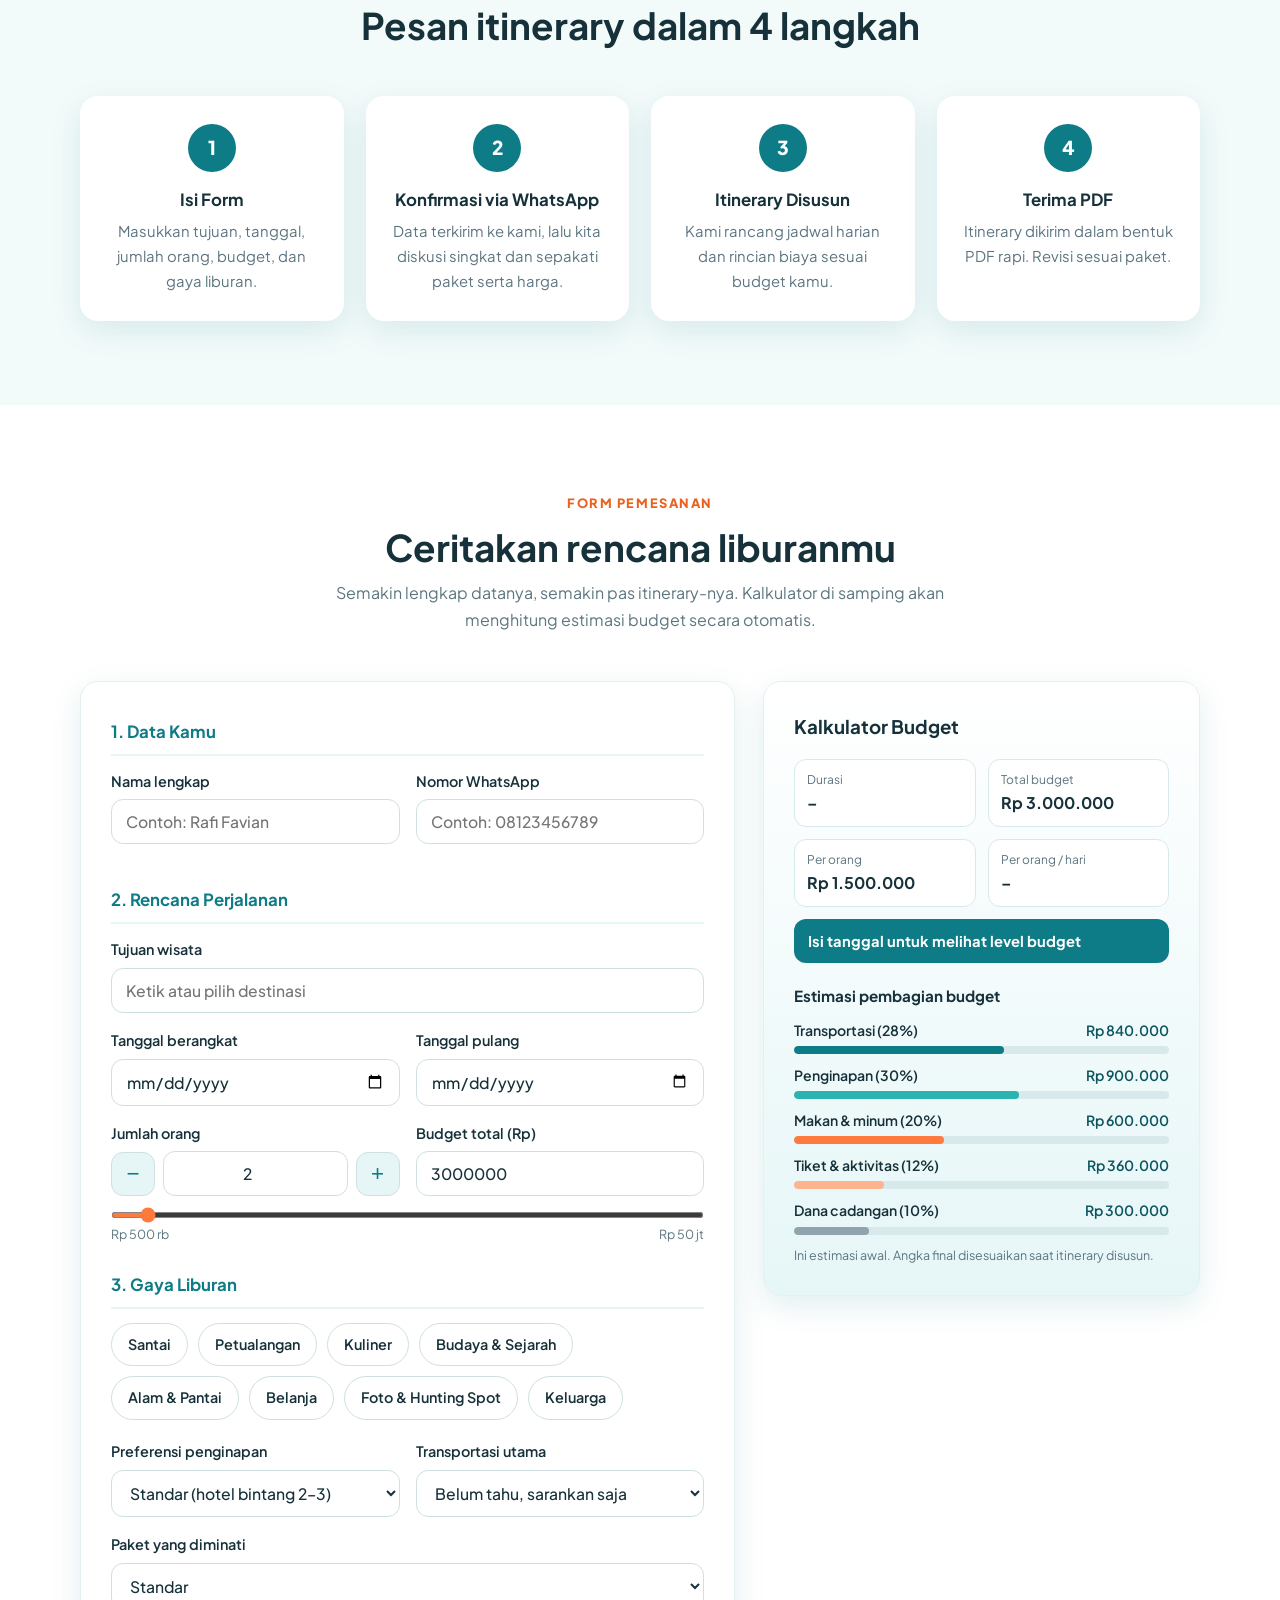
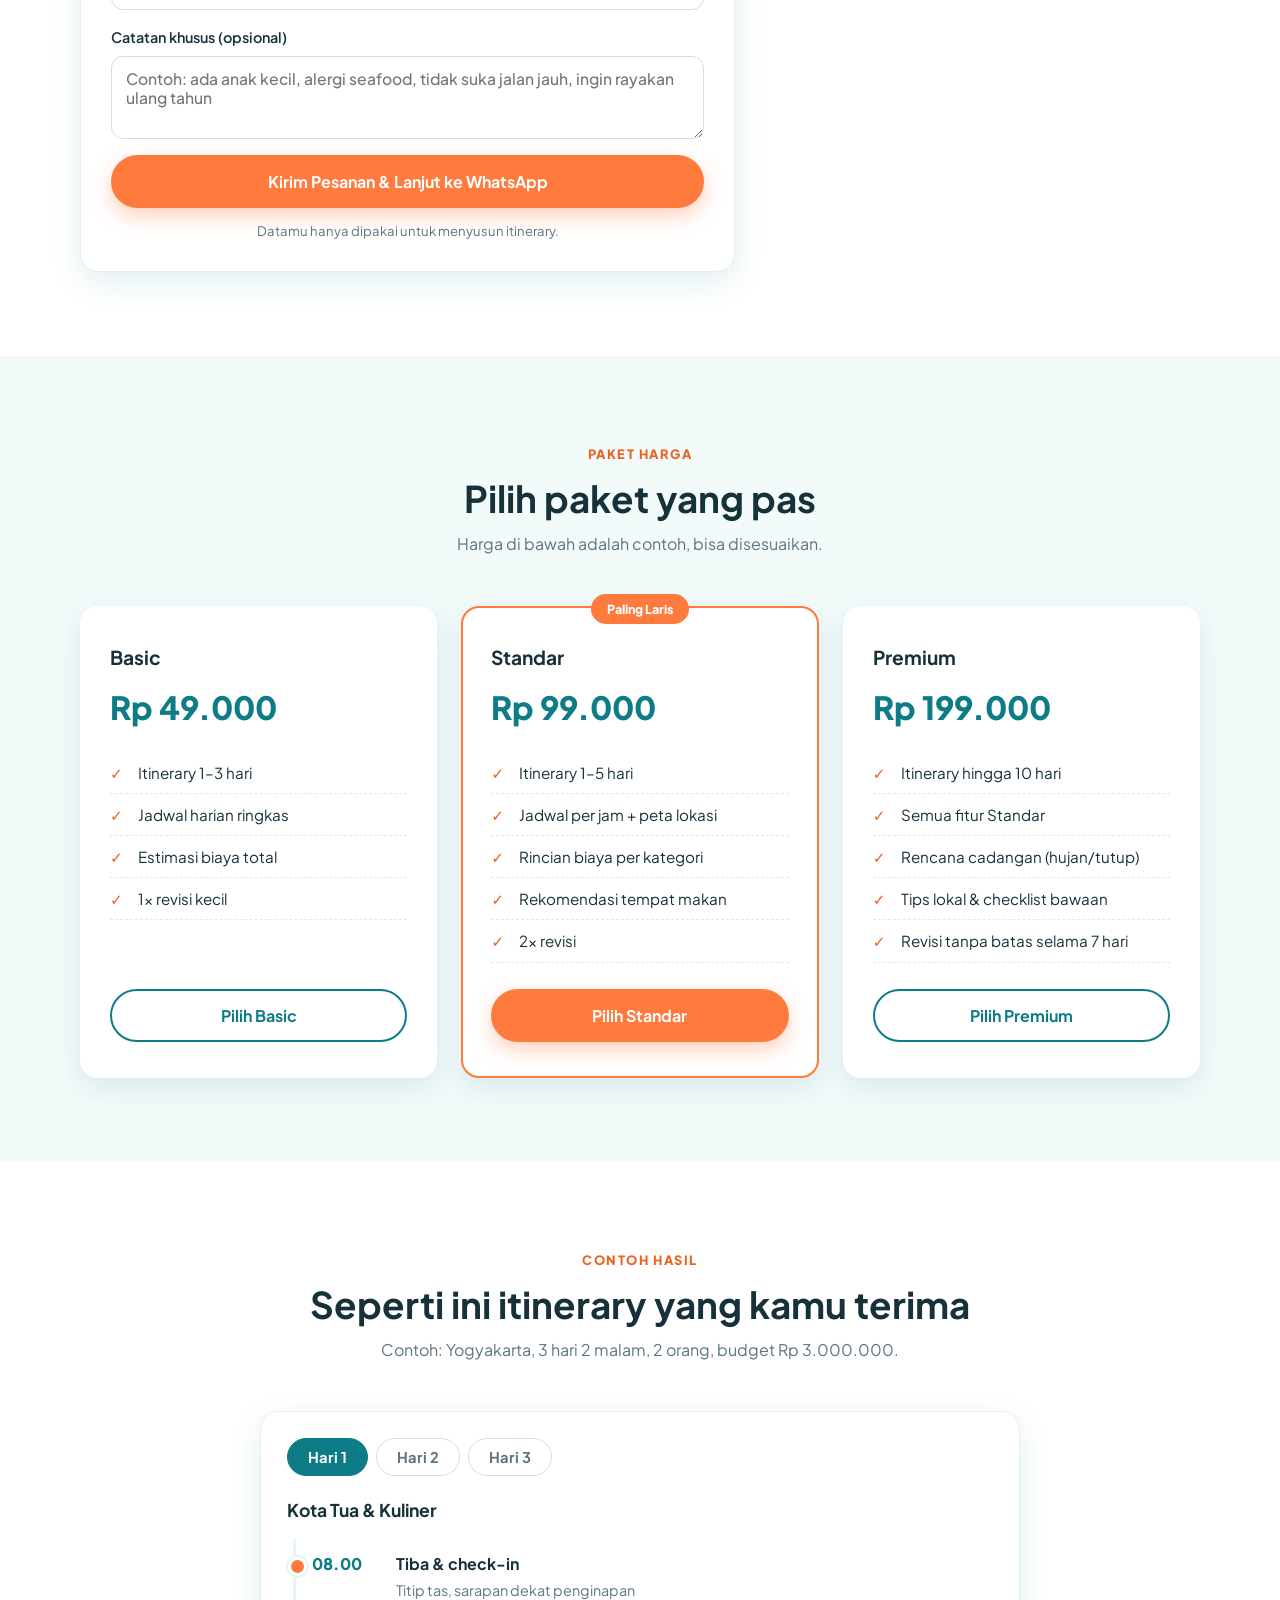
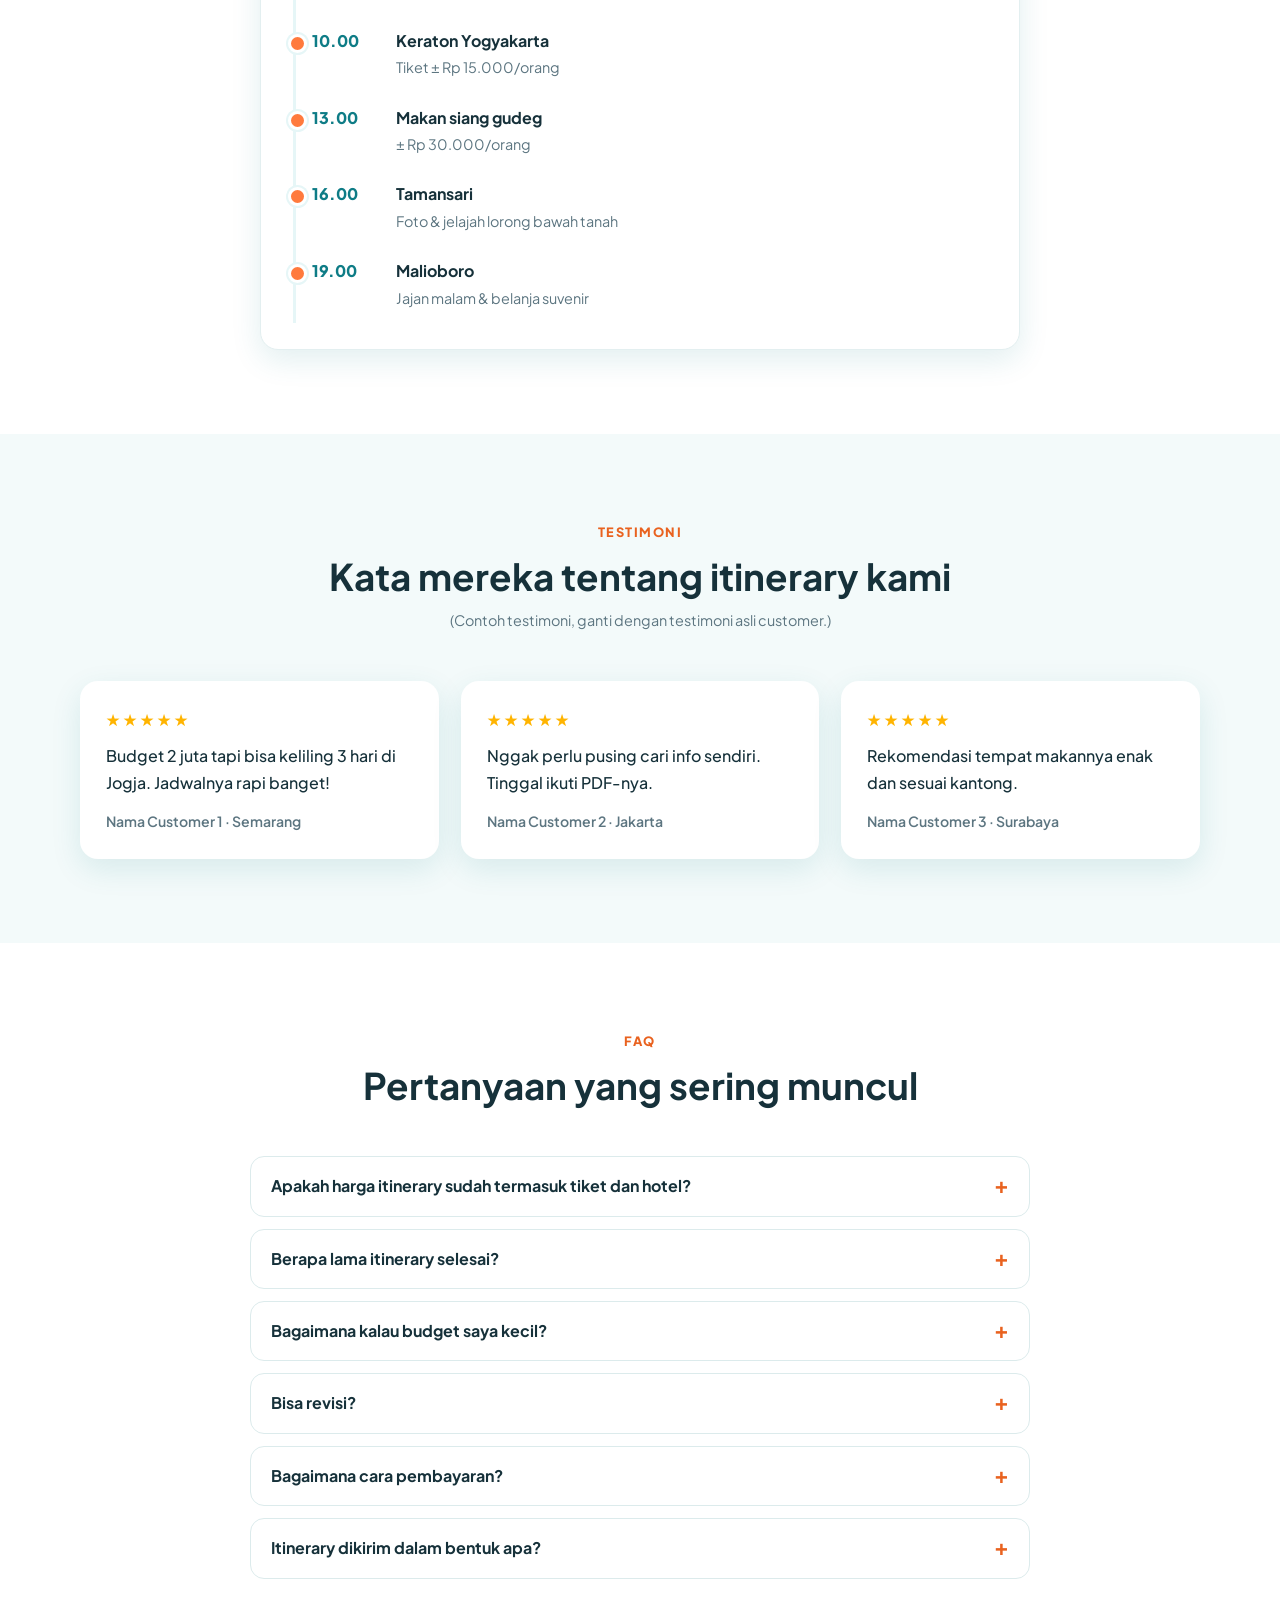
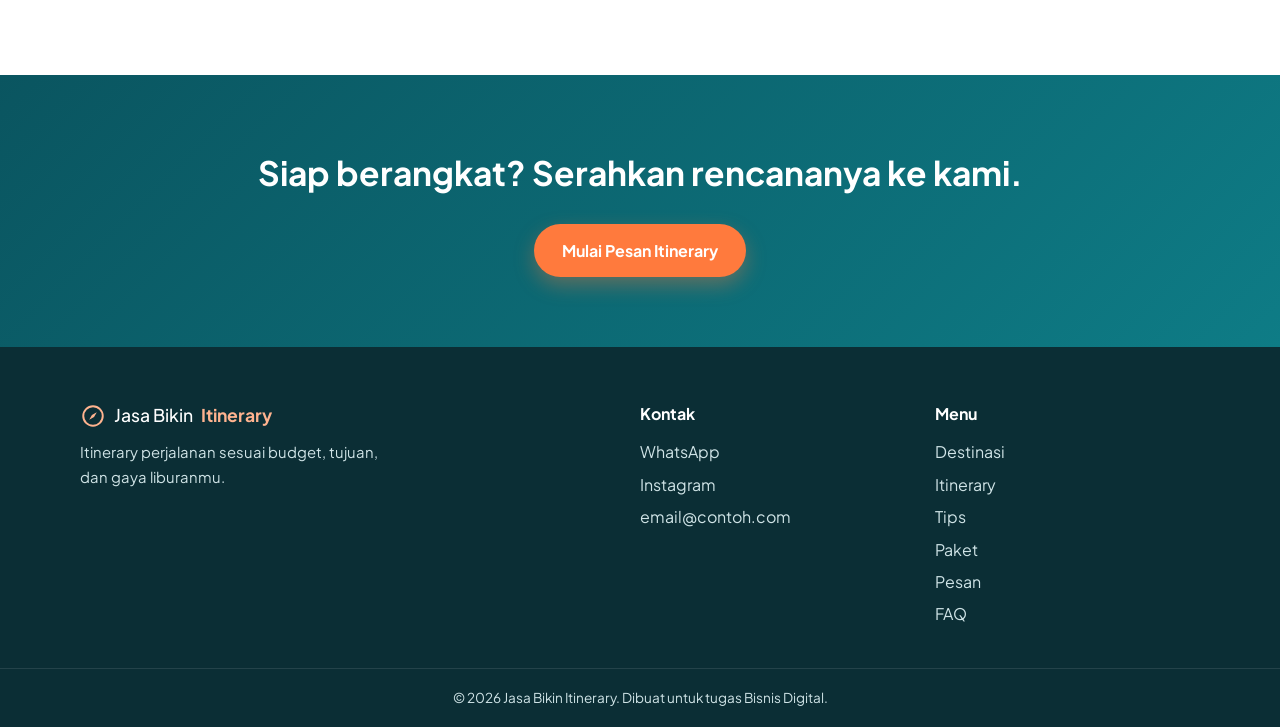
<file: rutekita/index.html>
<!DOCTYPE html>
<html lang="id">
<head>
  <meta charset="UTF-8">
  <meta name="viewport" content="width=device-width, initial-scale=1.0">
  <title>Jasa Bikin Itinerary – Rencana Liburan Sesuai Budget Kamu</title>
  <meta name="description" content="Jasa Bikin Itinerary: kami susun itinerary perjalanan lengkap sesuai budget, tujuan, durasi, dan jumlah orang. Pesan mudah, hasil rapi dalam bentuk PDF.">
  <meta name="keywords" content="jasa itinerary, bikin itinerary, itinerary liburan, rencana perjalanan, itinerary budget, jasa liburan">
  <meta name="theme-color" content="#0e7c86">
  <meta property="og:title" content="Jasa Bikin Itinerary – Liburan Sesuai Budget">
  <meta property="og:description" content="Atur budget, tujuan, durasi, dan tanggal. Kami yang susun itinerary-nya.">
  <meta property="og:type" content="website">
  <link rel="icon" type="image/svg+xml" href="assets/favicon.svg">
  <link rel="preconnect" href="https://fonts.googleapis.com">
  <link rel="preconnect" href="https://fonts.gstatic.com" crossorigin>
  <link href="https://fonts.googleapis.com/css2?family=Plus+Jakarta+Sans:wght@400;500;600;700;800&display=swap" rel="stylesheet">
  <link rel="stylesheet" href="css/variables.css">
  <link rel="stylesheet" href="css/style.css">
</head>
<body>

  <!-- NAVBAR & FOOTER dirender oleh js/components.js (dipakai semua halaman) -->
  <div id="site-header"></div>

  <main>
    <!-- HERO -->
    <section class="hero" id="beranda">
      <div class="container hero-inner">
        <div class="hero-text reveal">
          <span class="badge"><svg viewBox="0 0 24 24" width="16" height="16" fill="none" stroke="currentColor" stroke-width="1.8" stroke-linecap="round" stroke-linejoin="round" aria-hidden="true"><path d="M21.5 2.5 11 13"/><path d="M21.5 2.5 14.5 21l-3.5-8-8-3.5z"/></svg> Liburan tanpa ribet</span>
          <h1>Liburan Impian, <span class="hl">Itinerary Sesuai Budget</span> Kamu</h1>
          <p>Tentukan budget, tujuan, durasi, jumlah orang, dan tanggal. Kami susun itinerary lengkap per hari: jadwal, estimasi biaya, sampai tips lokal. Kamu tinggal berangkat.</p>
          <div class="hero-cta">
            <a href="#pesan" class="btn btn-orange">Pesan Itinerary</a>
            <a href="#contoh" class="btn btn-ghost">Lihat Contoh</a>
          </div>
          <ul class="hero-stats">
            <li><strong>100%</strong><span>Sesuai budget</span></li>
            <li><strong>1–3 hari</strong><span>Estimasi selesai</span></li>
            <li><strong>PDF</strong><span>Mudah dibawa</span></li>
          </ul>
        </div>
        <div class="hero-card reveal">
          <div class="mini-card">
            <div class="mini-head"><svg viewBox="0 0 24 24" width="16" height="16" fill="none" stroke="currentColor" stroke-width="1.8" aria-hidden="true"><path d="M12 21c-4-4.2-6-7.4-6-10a6 6 0 1 1 12 0c0 2.6-2 5.8-6 10z"/><circle cx="12" cy="11" r="2.2"/></svg> Yogyakarta · 3 Hari 2 Malam</div>
            <div class="mini-row"><span>2 orang</span><span>Rp 3.000.000</span></div>
            <div class="mini-bar"><i style="width:30%"></i><i style="width:25%"></i><i style="width:20%"></i><i style="width:15%"></i><i style="width:10%"></i></div>
            <ul class="mini-list">
              <li><b>Hari 1</b> Malioboro · Keraton · Gudeg Yu Djum</li>
              <li><b>Hari 2</b> Borobudur · Sunrise Punthuk Setumbu</li>
              <li><b>Hari 3</b> Tamansari · Oleh-oleh Bakpia</li>
            </ul>
          </div>
        </div>
      </div>
      <svg class="wave" viewBox="0 0 1440 80" preserveAspectRatio="none" aria-hidden="true"><path d="M0,40 C240,90 480,0 720,30 C960,60 1200,90 1440,30 L1440,80 L0,80 Z" fill="#ffffff"/></svg>
    </section>

    <!-- DESTINASI POPULER -->
    <section class="section" id="destinasi">
      <div class="container">
        <div class="section-head reveal">
          <span class="eyebrow">Destinasi Populer</span>
          <h2>Mau ke mana? Klik untuk langsung isi form</h2>
          <p>Pilih salah satu, tujuan otomatis terisi di form pemesanan.</p>
        </div>
        <div class="dest-grid">
          <button class="dest-card reveal" data-dest="Bali" style="--g1:#0e7c86;--g2:#34c3b0"><span class="dest-icon"><svg viewBox="0 0 24 24" fill="none" stroke="currentColor" stroke-width="1.8" stroke-linecap="round" aria-hidden="true"><circle cx="12" cy="7" r="3.4"/><path d="M3 16.5c2-2 4-2 6 0s4 2 6 0 3-2 6 0"/></svg></span><strong>Bali</strong><small>Pantai, budaya, kuliner</small></button>
          <button class="dest-card reveal" data-dest="Yogyakarta" style="--g1:#b5651d;--g2:#f0a35e"><span class="dest-icon"><svg viewBox="0 0 24 24" fill="none" stroke="currentColor" stroke-width="1.8" stroke-linecap="round" stroke-linejoin="round" aria-hidden="true"><path d="M3.5 20h17"/><path d="M6 20v-4.5h12V20"/><path d="M8.5 15.5V12h7v3.5"/><path d="M10.5 12V8.5h3V12"/></svg></span><strong>Yogyakarta</strong><small>Budaya, sejarah, kuliner</small></button>
          <button class="dest-card reveal" data-dest="Labuan Bajo" style="--g1:#1d4e89;--g2:#4aa3df"><span class="dest-icon"><svg viewBox="0 0 24 24" fill="none" stroke="currentColor" stroke-width="1.8" stroke-linecap="round" stroke-linejoin="round" aria-hidden="true"><path d="M4 15.5h13.5L15.5 20h-9z"/><path d="M10.8 15.5V4.5l6 9.5h-6"/><path d="M10.8 8.5h4"/></svg></span><strong>Labuan Bajo</strong><small>Pulau, snorkeling, komodo</small></button>
          <button class="dest-card reveal" data-dest="Lombok" style="--g1:#2d6a4f;--g2:#74c69d"><span class="dest-icon"><svg viewBox="0 0 24 24" fill="none" stroke="currentColor" stroke-width="1.8" stroke-linecap="round" aria-hidden="true"><path d="M3 13c2-2 4-2 6 0s4 2 6 0 3-2 6 0"/><path d="M5 17.5c1.6-1.6 3.2-1.6 4.8 0s3.2 1.6 4.8 0 3.2-1.6 4.8 0"/></svg></span><strong>Lombok</strong><small>Gili, Rinjani, pantai</small></button>
          <button class="dest-card reveal" data-dest="Bandung" style="--g1:#7b2cbf;--g2:#c77dff"><span class="dest-icon"><svg viewBox="0 0 24 24" fill="none" stroke="currentColor" stroke-width="1.8" stroke-linecap="round" stroke-linejoin="round" aria-hidden="true"><path d="M6.5 8.5h11l1 11h-13z"/><path d="M9 11.5V7a3 3 0 0 1 6 0v4.5"/></svg></span><strong>Bandung</strong><small>Alam, cafe, belanja</small></button>
          <button class="dest-card reveal" data-dest="Malang & Bromo" style="--g1:#c1121f;--g2:#ff8a5c"><span class="dest-icon"><svg viewBox="0 0 24 24" fill="none" stroke="currentColor" stroke-width="1.8" stroke-linecap="round" stroke-linejoin="round" aria-hidden="true"><path d="M4.5 19h15"/><path d="M6.5 19l4-9h3l4 9"/><path d="M10.2 7V5.2M13.8 7V5.2M12 6.2V4"/></svg></span><strong>Malang &amp; Bromo</strong><small>Gunung, sunrise, apel</small></button>
          <button class="dest-card reveal" data-dest="Raja Ampat" style="--g1:#005f73;--g2:#0a9396"><span class="dest-icon"><svg viewBox="0 0 24 24" fill="none" stroke="currentColor" stroke-width="1.8" stroke-linecap="round" stroke-linejoin="round" aria-hidden="true"><path d="M4 12c2.8-3.8 7.2-3.8 10 0-2.8 3.8-7.2 3.8-10 0z"/><path d="M14.5 12l4-2.5v5z"/><circle cx="7.5" cy="11" r=".9" fill="currentColor" stroke="none"/></svg></span><strong>Raja Ampat</strong><small>Diving, laut biru</small></button>
          <button class="dest-card reveal" data-dest="" style="--g1:#555;--g2:#999"><span class="dest-icon"><svg viewBox="0 0 24 24" fill="none" stroke="currentColor" stroke-width="1.8" stroke-linecap="round" stroke-linejoin="round" aria-hidden="true"><path d="M12 21c-4-4.2-6-7.4-6-10a6 6 0 1 1 12 0c0 2.6-2 5.8-6 10z"/><circle cx="12" cy="11" r="2.2"/></svg></span><strong>Tujuan Lain</strong><small>Ketik sendiri di form</small></button>
        </div>
      </div>
    </section>

    <!-- CARA KERJA -->
    <section class="section alt" id="cara-kerja">
      <div class="container">
        <div class="section-head reveal">
          <span class="eyebrow">Cara Kerja</span>
          <h2>Pesan itinerary dalam 4 langkah</h2>
        </div>
        <div class="steps">
          <div class="step reveal"><div class="step-num">1</div><h3>Isi Form</h3><p>Masukkan tujuan, tanggal, jumlah orang, budget, dan gaya liburan.</p></div>
          <div class="step reveal"><div class="step-num">2</div><h3>Konfirmasi via WhatsApp</h3><p>Data terkirim ke kami, lalu kita diskusi singkat dan sepakati paket serta harga.</p></div>
          <div class="step reveal"><div class="step-num">3</div><h3>Itinerary Disusun</h3><p>Kami rancang jadwal harian dan rincian biaya sesuai budget kamu.</p></div>
          <div class="step reveal"><div class="step-num">4</div><h3>Terima PDF</h3><p>Itinerary dikirim dalam bentuk PDF rapi. Revisi sesuai paket.</p></div>
        </div>
      </div>
    </section>

    <!-- FORM PEMESANAN -->
    <section class="section" id="pesan">
      <div class="container">
        <div class="section-head reveal">
          <span class="eyebrow">Form Pemesanan</span>
          <h2>Ceritakan rencana liburanmu</h2>
          <p>Semakin lengkap datanya, semakin pas itinerary-nya. Kalkulator di samping akan menghitung estimasi budget secara otomatis.</p>
        </div>

        <div class="order-layout">
          <form id="orderForm" name="pesan-itinerary" method="POST" action="/" data-netlify="true" netlify-honeypot="bot-field" class="form-card reveal" novalidate>
            <input type="hidden" name="form-name" value="pesan-itinerary">
            <p class="hidden-field" aria-hidden="true"><label>Jangan diisi: <input name="bot-field" tabindex="-1" autocomplete="off"></label></p>
            <input type="hidden" name="durasi" id="f-durasi-hidden">
            <input type="hidden" name="budget_per_orang_per_hari" id="f-bpoh-hidden">

            <h3 class="form-title">1. Data Kamu</h3>
            <div class="grid-2">
              <div class="field">
                <label for="nama">Nama lengkap</label>
                <input type="text" id="nama" name="nama" placeholder="Contoh: Rafi Favian" required>
              </div>
              <div class="field">
                <label for="wa">Nomor WhatsApp</label>
                <input type="tel" id="wa" name="whatsapp" placeholder="Contoh: 08123456789" inputmode="tel" required>
              </div>
            </div>

            <h3 class="form-title">2. Rencana Perjalanan</h3>
            <div class="field">
              <label for="tujuan">Tujuan wisata</label>
              <input type="text" id="tujuan" name="tujuan" list="listTujuan" placeholder="Ketik atau pilih destinasi" required>
              <datalist id="listTujuan">
                <option value="Bali"><option value="Yogyakarta"><option value="Labuan Bajo"><option value="Lombok">
                <option value="Bandung"><option value="Malang & Bromo"><option value="Raja Ampat"><option value="Jakarta">
                <option value="Surabaya"><option value="Medan & Danau Toba"><option value="Bukittinggi"><option value="Makassar & Toraja">
              </datalist>
            </div>
            <div class="grid-2">
              <div class="field">
                <label for="berangkat">Tanggal berangkat</label>
                <input type="date" id="berangkat" name="tanggal_berangkat" required>
              </div>
              <div class="field">
                <label for="pulang">Tanggal pulang</label>
                <input type="date" id="pulang" name="tanggal_pulang" required>
              </div>
            </div>
            <div class="grid-2">
              <div class="field">
                <label for="orang">Jumlah orang</label>
                <div class="stepper">
                  <button type="button" id="minus" aria-label="Kurangi">−</button>
                  <input type="number" id="orang" name="jumlah_orang" min="1" max="50" value="2" required>
                  <button type="button" id="plus" aria-label="Tambah">+</button>
                </div>
              </div>
              <div class="field">
                <label for="budgetNum">Budget total (Rp)</label>
                <input type="number" id="budgetNum" name="budget_total" min="100000" step="50000" value="3000000" required>
              </div>
            </div>
            <div class="field">
              <input type="range" id="budgetRange" min="500000" max="50000000" step="100000" value="3000000" aria-label="Geser budget total">
              <div class="range-labels"><span>Rp 500 rb</span><span>Rp 50 jt</span></div>
            </div>

            <h3 class="form-title">3. Gaya Liburan</h3>
            <div class="chips" id="chips">
              <label class="chip"><input type="checkbox" name="gaya" value="Santai"><span>Santai</span></label>
              <label class="chip"><input type="checkbox" name="gaya" value="Petualangan"><span>Petualangan</span></label>
              <label class="chip"><input type="checkbox" name="gaya" value="Kuliner"><span>Kuliner</span></label>
              <label class="chip"><input type="checkbox" name="gaya" value="Budaya & Sejarah"><span>Budaya &amp; Sejarah</span></label>
              <label class="chip"><input type="checkbox" name="gaya" value="Alam & Pantai"><span>Alam &amp; Pantai</span></label>
              <label class="chip"><input type="checkbox" name="gaya" value="Belanja"><span>Belanja</span></label>
              <label class="chip"><input type="checkbox" name="gaya" value="Foto & Hunting Spot"><span>Foto &amp; Hunting Spot</span></label>
              <label class="chip"><input type="checkbox" name="gaya" value="Keluarga"><span>Keluarga</span></label>
            </div>

            <div class="grid-2">
              <div class="field">
                <label for="akomodasi">Preferensi penginapan</label>
                <select id="akomodasi" name="akomodasi">
                  <option value="hemat">Hemat (hostel / guest house)</option>
                  <option value="standar" selected>Standar (hotel bintang 2–3)</option>
                  <option value="nyaman">Nyaman (hotel bintang 4+ / villa)</option>
                </select>
              </div>
              <div class="field">
                <label for="transport">Transportasi utama</label>
                <select id="transport" name="transportasi">
                  <option>Pesawat</option>
                  <option>Kereta</option>
                  <option>Bus / Travel</option>
                  <option>Kendaraan pribadi / sewa</option>
                  <option selected>Belum tahu, sarankan saja</option>
                </select>
              </div>
            </div>

            <div class="field">
              <label for="paket">Paket yang diminati</label>
              <select id="paket" name="paket">
                <option value="Basic">Basic</option>
                <option value="Standar" selected>Standar</option>
                <option value="Premium">Premium</option>
              </select>
            </div>

            <div class="field">
              <label for="catatan">Catatan khusus (opsional)</label>
              <textarea id="catatan" name="catatan" rows="3" placeholder="Contoh: ada anak kecil, alergi seafood, tidak suka jalan jauh, ingin rayakan ulang tahun"></textarea>
            </div>

            <p class="form-error" id="formError" role="alert" hidden></p>
            <button type="submit" class="btn btn-orange btn-block" id="submitBtn">Kirim Pesanan & Lanjut ke WhatsApp</button>
            <p class="form-note">Datamu hanya dipakai untuk menyusun itinerary.</p>
          </form>

          <!-- KALKULATOR -->
          <aside class="calc-card reveal" aria-live="polite">
            <h3>Kalkulator Budget</h3>
            <div class="calc-top">
              <div><small>Durasi</small><strong id="c-durasi">–</strong></div>
              <div><small>Total budget</small><strong id="c-total">–</strong></div>
            </div>
            <div class="calc-top">
              <div><small>Per orang</small><strong id="c-perorang">–</strong></div>
              <div><small>Per orang / hari</small><strong id="c-perhari">–</strong></div>
            </div>
            <div class="level" id="c-level">Isi tanggal untuk melihat level budget</div>

            <h4>Estimasi pembagian budget</h4>
            <ul class="breakdown" id="breakdown"></ul>
            <p class="calc-note">Ini estimasi awal. Angka final disesuaikan saat itinerary disusun.</p>
          </aside>
        </div>
      </div>
    </section>

    <!-- PAKET HARGA -->
    <section class="section alt" id="paket">
      <div class="container">
        <div class="section-head reveal">
          <span class="eyebrow">Paket Harga</span>
          <h2>Pilih paket yang pas</h2>
          <p>Harga di bawah adalah contoh, bisa disesuaikan.</p>
        </div>
        <div class="pricing">
          <div class="price-card reveal">
            <h3>Basic</h3>
            <div class="price">Rp 49.000</div>
            <ul>
              <li>Itinerary 1–3 hari</li>
              <li>Jadwal harian ringkas</li>
              <li>Estimasi biaya total</li>
              <li>1x revisi kecil</li>
            </ul>
            <a href="#pesan" class="btn btn-ghost-dark btn-block" data-pick="Basic">Pilih Basic</a>
          </div>
          <div class="price-card featured reveal">
            <div class="ribbon">Paling Laris</div>
            <h3>Standar</h3>
            <div class="price">Rp 99.000</div>
            <ul>
              <li>Itinerary 1–5 hari</li>
              <li>Jadwal per jam + peta lokasi</li>
              <li>Rincian biaya per kategori</li>
              <li>Rekomendasi tempat makan</li>
              <li>2x revisi</li>
            </ul>
            <a href="#pesan" class="btn btn-orange btn-block" data-pick="Standar">Pilih Standar</a>
          </div>
          <div class="price-card reveal">
            <h3>Premium</h3>
            <div class="price">Rp 199.000</div>
            <ul>
              <li>Itinerary hingga 10 hari</li>
              <li>Semua fitur Standar</li>
              <li>Rencana cadangan (hujan/tutup)</li>
              <li>Tips lokal & checklist bawaan</li>
              <li>Revisi tanpa batas selama 7 hari</li>
            </ul>
            <a href="#pesan" class="btn btn-ghost-dark btn-block" data-pick="Premium">Pilih Premium</a>
          </div>
        </div>
      </div>
    </section>

    <!-- CONTOH ITINERARY -->
    <section class="section" id="contoh">
      <div class="container">
        <div class="section-head reveal">
          <span class="eyebrow">Contoh Hasil</span>
          <h2>Seperti ini itinerary yang kamu terima</h2>
          <p>Contoh: Yogyakarta, 3 hari 2 malam, 2 orang, budget Rp 3.000.000.</p>
        </div>
        <div class="sample reveal">
          <div class="tabs" role="tablist">
            <button class="tab active" data-tab="d1" role="tab">Hari 1</button>
            <button class="tab" data-tab="d2" role="tab">Hari 2</button>
            <button class="tab" data-tab="d3" role="tab">Hari 3</button>
          </div>
          <div class="tab-panel active" id="d1">
            <h4>Kota Tua & Kuliner</h4>
            <ul class="timeline">
              <li><time>08.00</time><div><b>Tiba & check-in</b><span>Titip tas, sarapan dekat penginapan</span></div></li>
              <li><time>10.00</time><div><b>Keraton Yogyakarta</b><span>Tiket ± Rp 15.000/orang</span></div></li>
              <li><time>13.00</time><div><b>Makan siang gudeg</b><span>± Rp 30.000/orang</span></div></li>
              <li><time>16.00</time><div><b>Tamansari</b><span>Foto & jelajah lorong bawah tanah</span></div></li>
              <li><time>19.00</time><div><b>Malioboro</b><span>Jajan malam & belanja suvenir</span></div></li>
            </ul>
          </div>
          <div class="tab-panel" id="d2">
            <h4>Borobudur & Sunrise</h4>
            <ul class="timeline">
              <li><time>04.30</time><div><b>Punthuk Setumbu</b><span>Sunrise view Borobudur</span></div></li>
              <li><time>08.00</time><div><b>Candi Borobudur</b><span>Pilih tiket sesuai ketentuan terbaru</span></div></li>
              <li><time>12.00</time><div><b>Makan siang</b><span>Warung lokal sekitar Magelang</span></div></li>
              <li><time>15.00</time><div><b>Kembali ke kota</b><span>Istirahat & santai di penginapan</span></div></li>
              <li><time>19.00</time><div><b>Angkringan Tugu</b><span>Kopi joss khas Jogja</span></div></li>
            </ul>
          </div>
          <div class="tab-panel" id="d3">
            <h4>Oleh-oleh & Pulang</h4>
            <ul class="timeline">
              <li><time>08.00</time><div><b>Check-out & sarapan</b><span>Bubur / soto di dekat penginapan</span></div></li>
              <li><time>10.00</time><div><b>Pasar Beringharjo</b><span>Batik & oleh-oleh murah</span></div></li>
              <li><time>12.00</time><div><b>Bakpia Pathok</b><span>Beli oleh-oleh khas</span></div></li>
              <li><time>14.00</time><div><b>Menuju stasiun / bandara</b><span>Pulang dengan aman</span></div></li>
            </ul>
          </div>
        </div>
      </div>
    </section>

    <!-- TESTIMONI -->
    <section class="section alt" id="testimoni">
      <div class="container">
        <div class="section-head reveal">
          <span class="eyebrow">Testimoni</span>
          <h2>Kata mereka tentang itinerary kami</h2>
          <p class="muted">(Contoh testimoni, ganti dengan testimoni asli customer.)</p>
        </div>
        <div class="testi-grid">
          <figure class="testi reveal"><div class="stars">★★★★★</div><blockquote>Budget 2 juta tapi bisa keliling 3 hari di Jogja. Jadwalnya rapi banget!</blockquote><figcaption>Nama Customer 1 · Semarang</figcaption></figure>
          <figure class="testi reveal"><div class="stars">★★★★★</div><blockquote>Nggak perlu pusing cari info sendiri. Tinggal ikuti PDF-nya.</blockquote><figcaption>Nama Customer 2 · Jakarta</figcaption></figure>
          <figure class="testi reveal"><div class="stars">★★★★★</div><blockquote>Rekomendasi tempat makannya enak dan sesuai kantong.</blockquote><figcaption>Nama Customer 3 · Surabaya</figcaption></figure>
        </div>
      </div>
    </section>

    <!-- FAQ -->
    <section class="section" id="faq">
      <div class="container narrow">
        <div class="section-head reveal">
          <span class="eyebrow">FAQ</span>
          <h2>Pertanyaan yang sering muncul</h2>
        </div>
        <div class="faq reveal">
          <details><summary>Apakah harga itinerary sudah termasuk tiket dan hotel?</summary><p>Belum. Kamu membayar jasa penyusunan itinerary. Biaya tiket, hotel, dan lainnya dibayar langsung oleh kamu sesuai estimasi di itinerary.</p></details>
          <details><summary>Berapa lama itinerary selesai?</summary><p>Rata-rata 1–3 hari setelah data lengkap dan paket disepakati. Untuk perjalanan panjang bisa sedikit lebih lama.</p></details>
          <details><summary>Bagaimana kalau budget saya kecil?</summary><p>Tidak masalah. Itinerary disusun menyesuaikan budget, misalnya dengan memilih penginapan hemat, transportasi umum, dan wisata gratis atau murah.</p></details>
          <details><summary>Bisa revisi?</summary><p>Bisa, jumlah revisi mengikuti paket yang dipilih.</p></details>
          <details><summary>Bagaimana cara pembayaran?</summary><p>Setelah kita sepakat paket dan harga di WhatsApp, kamu akan menerima informasi pembayaran. Itinerary dikirim setelah pembayaran dikonfirmasi.</p></details>
          <details><summary>Itinerary dikirim dalam bentuk apa?</summary><p>File PDF yang bisa disimpan di HP dan dibuka tanpa internet.</p></details>
        </div>
      </div>
    </section>

    <!-- CTA -->
    <section class="cta">
      <div class="container reveal">
        <h2>Siap berangkat? Serahkan rencananya ke kami.</h2>
        <a href="#pesan" class="btn btn-orange">Mulai Pesan Itinerary</a>
      </div>
    </section>
  </main>

  <!-- FOOTER dirender oleh js/components.js -->
  <div id="site-footer"></div>

  <!-- MODAL SUKSES -->
  <div class="modal" id="modal" hidden>
    <div class="modal-box">
      <div class="modal-icon"><svg viewBox="0 0 24 24" width="64" height="64" aria-hidden="true"><circle cx="12" cy="12" r="11" fill="#0e7c86"/><path d="M7.5 12.5l3 3 6-6.5" fill="none" stroke="#ffffff" stroke-width="2.2" stroke-linecap="round" stroke-linejoin="round"/></svg></div>
      <h3>Pesanan tersimpan!</h3>
      <p>Kamu akan diarahkan ke WhatsApp untuk konfirmasi. Jika tidak terbuka otomatis, tekan tombol di bawah.</p>
      <a id="waContinue" class="btn btn-orange btn-block" href="#" target="_blank" rel="noopener">Lanjut ke WhatsApp</a>
      <button class="btn btn-ghost-dark btn-block" id="closeModal" type="button">Tutup</button>
    </div>
  </div>

  <script src="js/components.js"></script>
  <script src="js/main.js"></script>
</body>
</html>
</file>
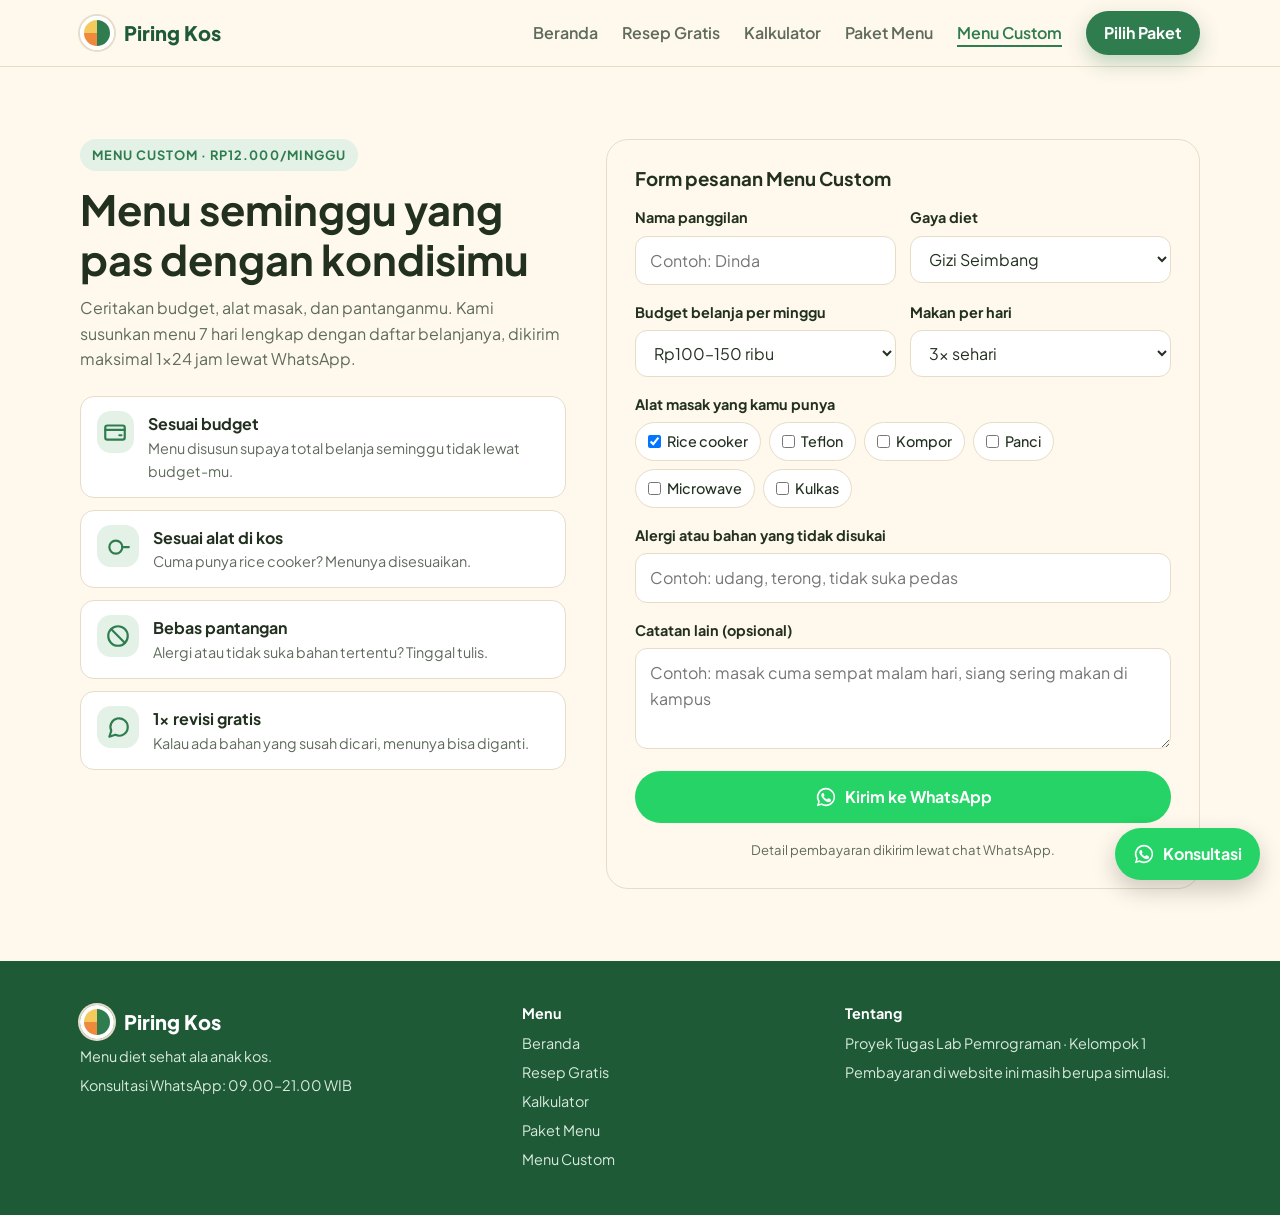
<file: piringkos/custom.html>
<!DOCTYPE html>
<html lang="id">
<head>
  <meta charset="UTF-8">
  <meta name="viewport" content="width=device-width, initial-scale=1.0">
  <title>Menu Custom · Piring Kos</title>
  <meta name="description" content="Menu diet seminggu yang disesuaikan budget, alat masak, dan pantanganmu. Rp12 ribu per minggu.">
  <link rel="icon" href="assets/favicon.svg" type="image/svg+xml">
  <link rel="preconnect" href="https://fonts.googleapis.com">
  <link rel="preconnect" href="https://fonts.gstatic.com" crossorigin>
  <link href="https://fonts.googleapis.com/css2?family=Plus+Jakarta+Sans:wght@400;500;600;700;800&display=swap" rel="stylesheet">
  <link rel="stylesheet" href="css/variables.css">
  <link rel="stylesheet" href="css/style.css">
</head>
<body>
  <header id="site-header"></header>

  <main>
    <section class="custom-section">
      <div class="wrap custom-grid">
        <div>
          <span class="eyebrow">Menu custom · Rp12.000/minggu</span>
          <h1>Menu seminggu yang pas dengan kondisimu</h1>
          <p class="lead">Ceritakan budget, alat masak, dan pantanganmu. Kami susunkan menu 7 hari lengkap dengan daftar belanjanya, dikirim maksimal 1×24 jam lewat WhatsApp.</p>
          <div class="custom-points">
            <div class="cp"><span class="icon-box"><i data-icon="wallet"></i></span><div><b>Sesuai budget</b><p class="muted">Menu disusun supaya total belanja seminggu tidak lewat budget-mu.</p></div></div>
            <div class="cp"><span class="icon-box"><i data-icon="pan"></i></span><div><b>Sesuai alat di kos</b><p class="muted">Cuma punya rice cooker? Menunya disesuaikan.</p></div></div>
            <div class="cp"><span class="icon-box"><i data-icon="ban"></i></span><div><b>Bebas pantangan</b><p class="muted">Alergi atau tidak suka bahan tertentu? Tinggal tulis.</p></div></div>
            <div class="cp"><span class="icon-box"><i data-icon="chat"></i></span><div><b>1x revisi gratis</b><p class="muted">Kalau ada bahan yang susah dicari, menunya bisa diganti.</p></div></div>
          </div>
        </div>

        <form class="card-form" id="customForm">
          <h3>Form pesanan Menu Custom</h3>
          <div class="row2">
            <div>
              <label for="cNama">Nama panggilan</label>
              <input id="cNama" required placeholder="Contoh: Dinda">
            </div>
            <div>
              <label for="cDiet">Gaya diet</label>
              <select id="cDiet"></select>
            </div>
          </div>
          <div class="row2">
            <div>
              <label for="cBudget">Budget belanja per minggu</label>
              <select id="cBudget">
                <option>Di bawah Rp100 ribu</option>
                <option selected>Rp100–150 ribu</option>
                <option>Rp150–200 ribu</option>
                <option>Rp200–250 ribu</option>
                <option>Di atas Rp250 ribu</option>
              </select>
            </div>
            <div>
              <label for="cMakan">Makan per hari</label>
              <select id="cMakan">
                <option>2x sehari</option>
                <option selected>3x sehari</option>
                <option>3x sehari + camilan</option>
              </select>
            </div>
          </div>
          <div>
            <label>Alat masak yang kamu punya</label>
            <div class="checks" id="cAlat">
              <label><input type="checkbox" value="Rice cooker" checked> Rice cooker</label>
              <label><input type="checkbox" value="Teflon"> Teflon</label>
              <label><input type="checkbox" value="Kompor"> Kompor</label>
              <label><input type="checkbox" value="Panci"> Panci</label>
              <label><input type="checkbox" value="Microwave"> Microwave</label>
              <label><input type="checkbox" value="Kulkas"> Kulkas</label>
            </div>
          </div>
          <div>
            <label for="cPantang">Alergi atau bahan yang tidak disukai</label>
            <input id="cPantang" placeholder="Contoh: udang, terong, tidak suka pedas">
          </div>
          <div>
            <label for="cCatatan">Catatan lain (opsional)</label>
            <textarea id="cCatatan" rows="3" placeholder="Contoh: masak cuma sempat malam hari, siang sering makan di kampus"></textarea>
          </div>
          <button type="button" id="customBtn" class="btn btn-wa btn-block"><i data-icon="whatsapp"></i> Kirim ke WhatsApp</button>
          <p class="muted center small">Detail pembayaran dikirim lewat chat WhatsApp.</p>
        </form>
      </div>
    </section>
  </main>

  <footer id="site-footer"></footer>

  <script src="js/icons.js"></script>
  <script src="js/components.js"></script>
  <script src="js/data.js"></script>
  <script src="js/custom.js"></script>
</body>
</html>
</file>
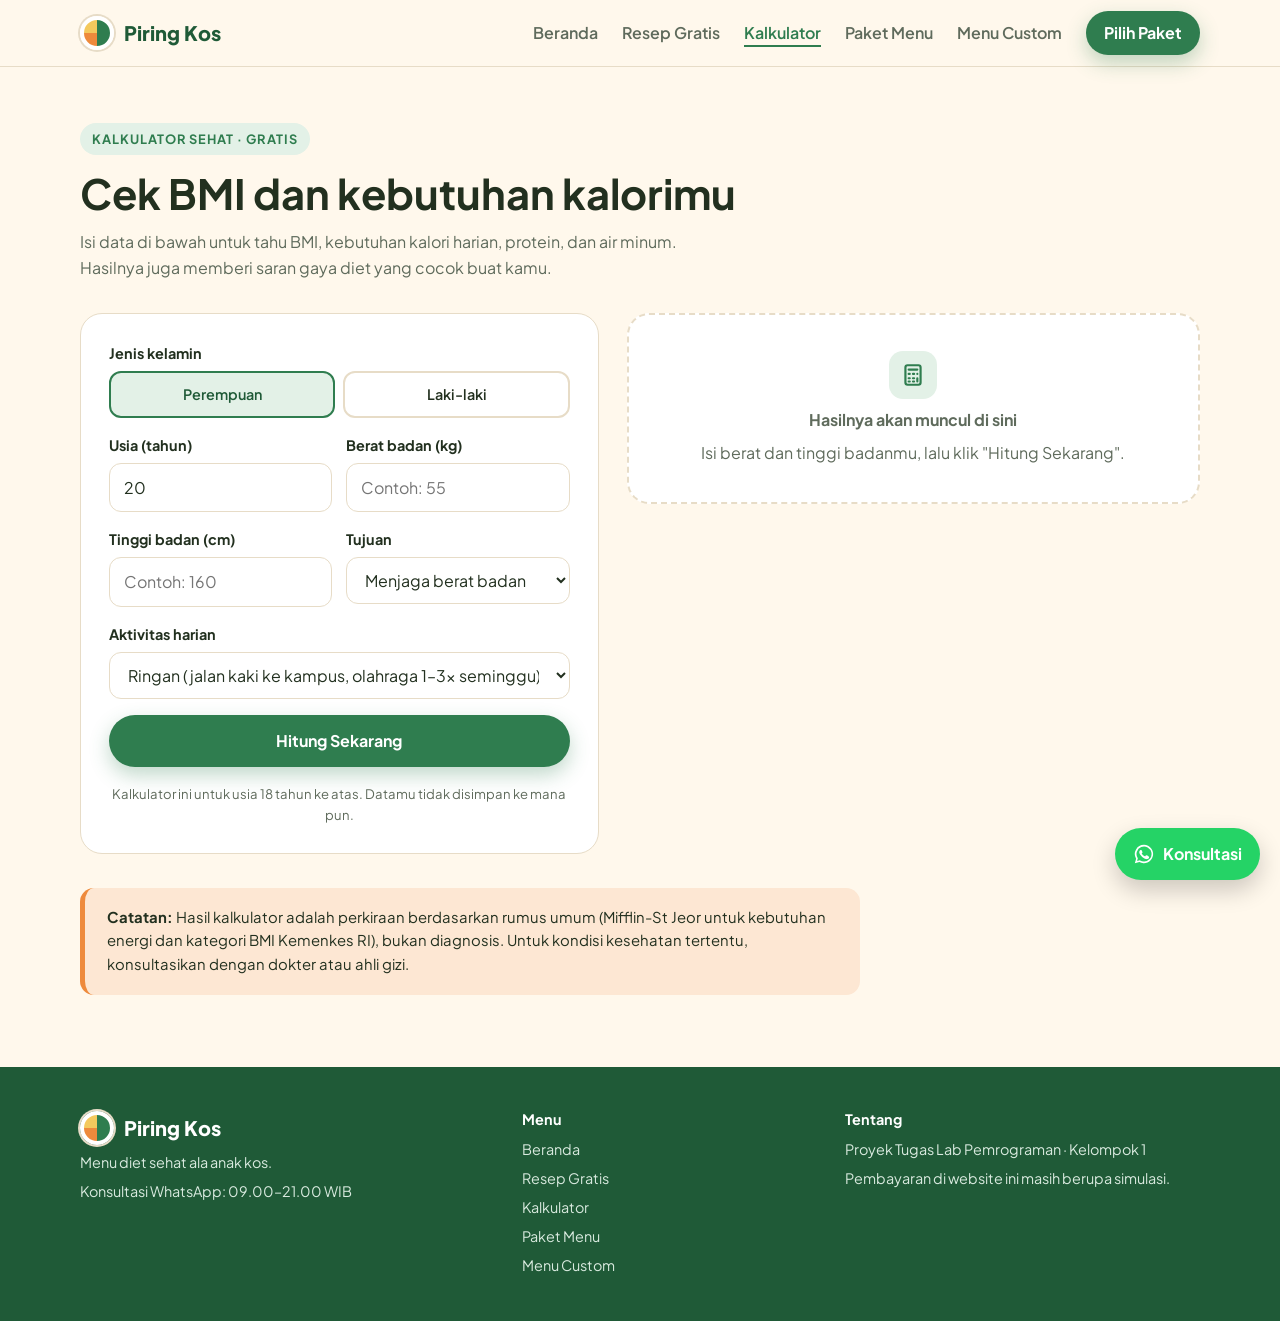
<file: piringkos/kalkulator.html>
<!DOCTYPE html>
<html lang="id">
<head>
  <meta charset="UTF-8">
  <meta name="viewport" content="width=device-width, initial-scale=1.0">
  <title>Kalkulator BMI &amp; Kalori · Piring Kos</title>
  <meta name="description" content="Cek BMI, kebutuhan kalori harian, protein, dan air minum, plus saran gaya diet yang cocok.">
  <link rel="icon" href="assets/favicon.svg" type="image/svg+xml">
  <link rel="preconnect" href="https://fonts.googleapis.com">
  <link rel="preconnect" href="https://fonts.gstatic.com" crossorigin>
  <link href="https://fonts.googleapis.com/css2?family=Plus+Jakarta+Sans:wght@400;500;600;700;800&display=swap" rel="stylesheet">
  <link rel="stylesheet" href="css/variables.css">
  <link rel="stylesheet" href="css/style.css">
</head>
<body>
  <header id="site-header"></header>

  <main>
    <section class="page-head">
      <div class="wrap">
        <span class="eyebrow">Kalkulator sehat · gratis</span>
        <h1>Cek BMI dan kebutuhan kalorimu</h1>
        <p class="lead">Isi data di bawah untuk tahu BMI, kebutuhan kalori harian, protein, dan air minum. Hasilnya juga memberi saran gaya diet yang cocok buat kamu.</p>
      </div>
    </section>

    <section class="calc-section">
      <div class="wrap calc-grid">
        <form class="card-form calc-form" id="calcForm">
          <div>
            <label>Jenis kelamin</label>
            <div class="seg">
              <label><input type="radio" name="jk" value="p" checked>Perempuan</label>
              <label><input type="radio" name="jk" value="l">Laki-laki</label>
            </div>
          </div>
          <div class="row2">
            <div><label for="kUsia">Usia (tahun)</label><input id="kUsia" type="number" min="18" max="80" value="20" required></div>
            <div><label for="kBerat">Berat badan (kg)</label><input id="kBerat" type="number" min="30" max="250" step="0.1" placeholder="Contoh: 55" required></div>
          </div>
          <div class="row2">
            <div><label for="kTinggi">Tinggi badan (cm)</label><input id="kTinggi" type="number" min="120" max="220" placeholder="Contoh: 160" required></div>
            <div>
              <label for="kTujuan">Tujuan</label>
              <select id="kTujuan">
                <option value="turun">Menurunkan berat badan</option>
                <option value="jaga" selected>Menjaga berat badan</option>
                <option value="naik">Menaikkan berat badan / otot</option>
              </select>
            </div>
          </div>
          <div>
            <label for="kAktif">Aktivitas harian</label>
            <select id="kAktif">
              <option value="1.2">Jarang gerak (kuliah, rebahan, jarang olahraga)</option>
              <option value="1.375" selected>Ringan (jalan kaki ke kampus, olahraga 1–3x seminggu)</option>
              <option value="1.55">Sedang (olahraga 3–5x seminggu)</option>
              <option value="1.725">Aktif (olahraga berat 6–7x seminggu)</option>
              <option value="1.9">Sangat aktif (kerja fisik + latihan berat)</option>
            </select>
          </div>
          <button class="btn btn-primary btn-block" type="button" id="calcBtn">Hitung Sekarang</button>
          <p class="muted center small">Kalkulator ini untuk usia 18 tahun ke atas. Datamu tidak disimpan ke mana pun.</p>
        </form>

        <div class="calc-out" id="calcOut">
          <div class="calc-empty">
            <span class="icon-box"><i data-icon="calculator"></i></span>
            <b>Hasilnya akan muncul di sini</b>
            <p>Isi berat dan tinggi badanmu, lalu klik "Hitung Sekarang".</p>
          </div>
        </div>
      </div>

      <div class="wrap">
        <div class="disclaimer">
          <b>Catatan:</b> Hasil kalkulator adalah perkiraan berdasarkan rumus umum (Mifflin-St Jeor untuk kebutuhan energi dan kategori BMI Kemenkes RI), bukan diagnosis. Untuk kondisi kesehatan tertentu, konsultasikan dengan dokter atau ahli gizi.
        </div>
      </div>
    </section>
  </main>

  <footer id="site-footer"></footer>

  <script src="js/icons.js"></script>
  <script src="js/components.js"></script>
  <script src="js/data.js"></script>
  <script src="js/kalkulator.js"></script>
</body>
</html>
</file>
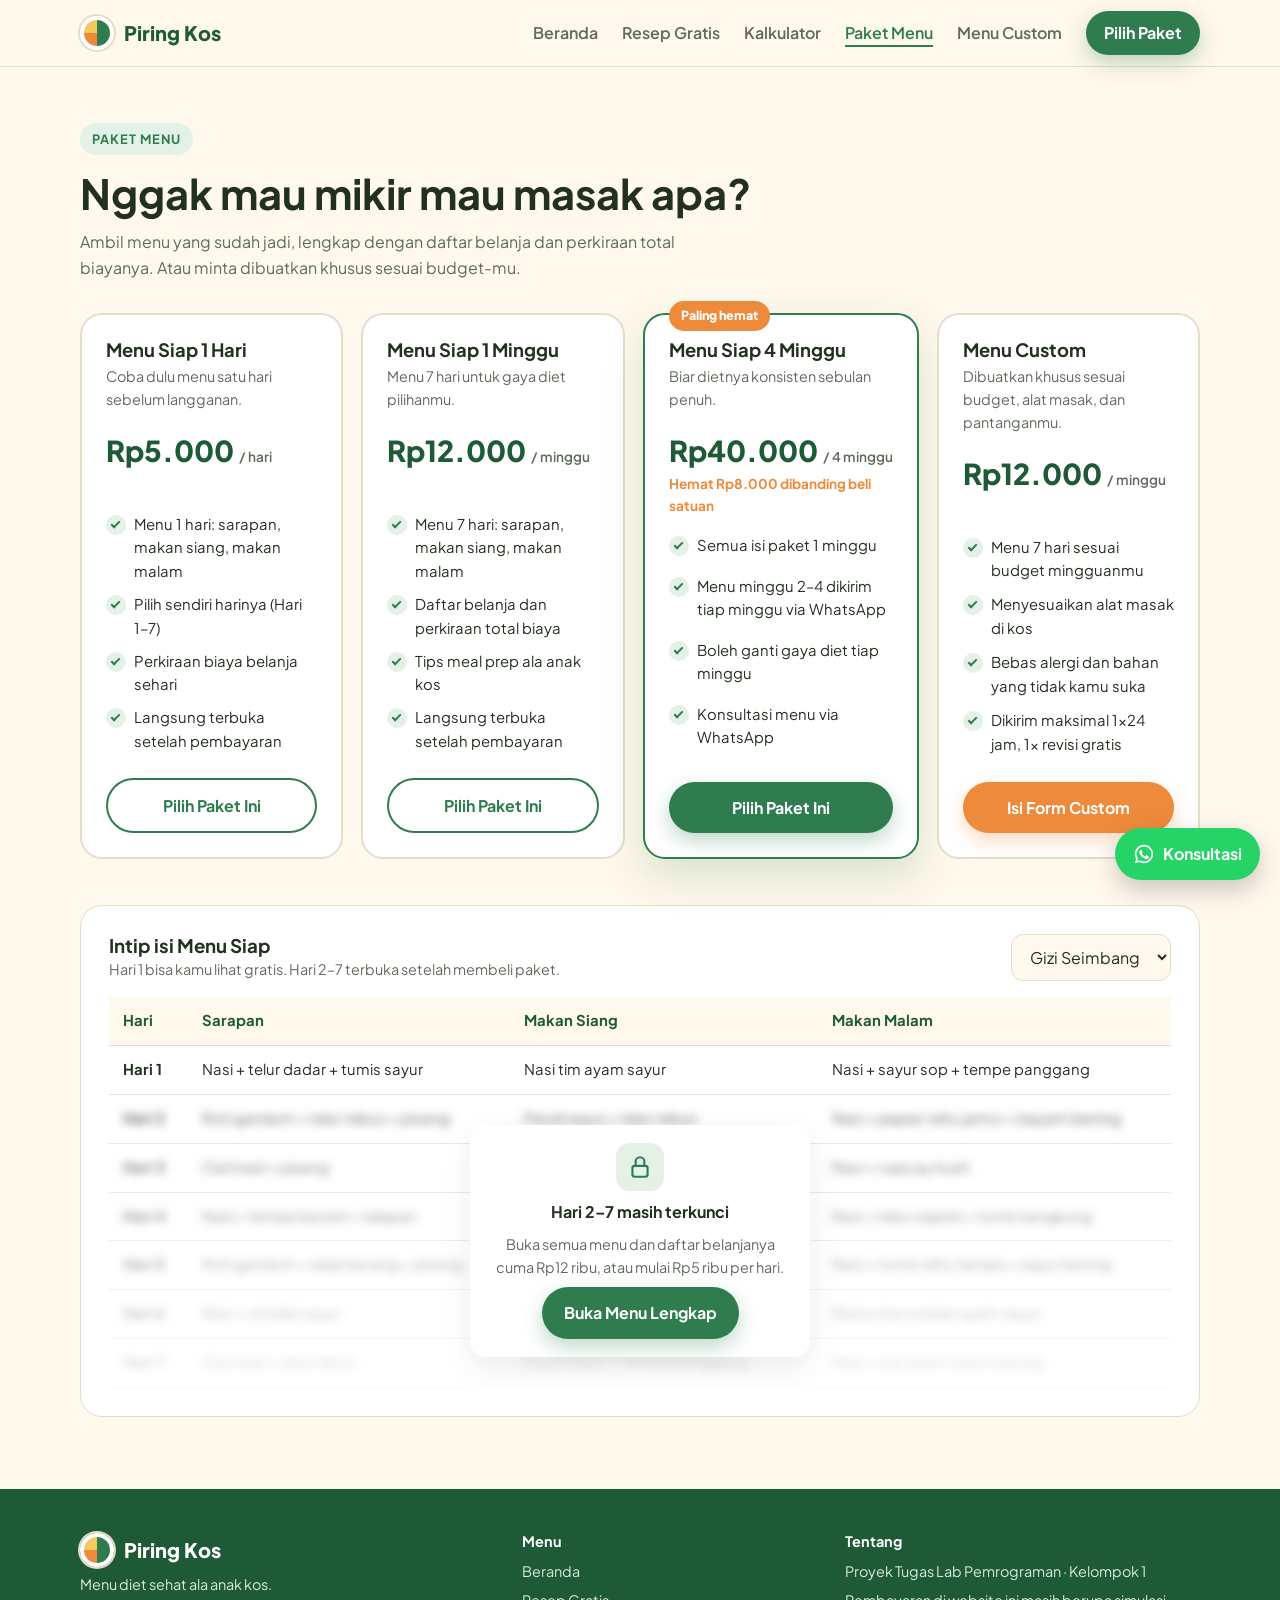
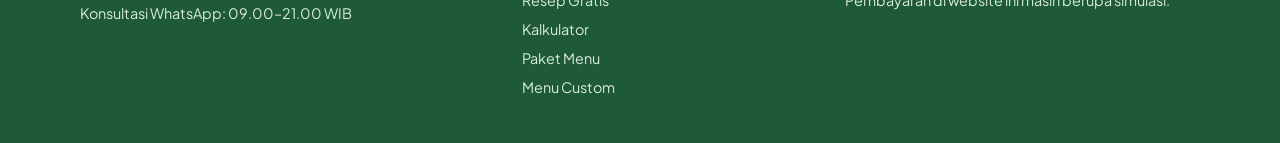
<file: piringkos/paket.html>
<!DOCTYPE html>
<html lang="id">
<head>
  <meta charset="UTF-8">
  <meta name="viewport" content="width=device-width, initial-scale=1.0">
  <title>Paket Menu Diet · Piring Kos</title>
  <meta name="description" content="Menu diet siap pakai untuk anak kos: 1 hari Rp5 ribu, 1 minggu Rp12 ribu, 4 minggu Rp40 ribu.">
  <link rel="icon" href="assets/favicon.svg" type="image/svg+xml">
  <link rel="preconnect" href="https://fonts.googleapis.com">
  <link rel="preconnect" href="https://fonts.gstatic.com" crossorigin>
  <link href="https://fonts.googleapis.com/css2?family=Plus+Jakarta+Sans:wght@400;500;600;700;800&display=swap" rel="stylesheet">
  <link rel="stylesheet" href="css/variables.css">
  <link rel="stylesheet" href="css/style.css">
</head>
<body>
  <header id="site-header"></header>

  <main>
    <section class="page-head">
      <div class="wrap">
        <span class="eyebrow">Paket menu</span>
        <h1>Nggak mau mikir mau masak apa?</h1>
        <p class="lead">Ambil menu yang sudah jadi, lengkap dengan daftar belanja dan perkiraan total biayanya. Atau minta dibuatkan khusus sesuai budget-mu.</p>
      </div>
    </section>

    <section class="paket-section">
      <div class="wrap">
        <div class="paket-grid">
          <div class="paket">
            <h3>Menu Siap 1 Hari</h3>
            <p class="sub">Coba dulu menu satu hari sebelum langganan.</p>
            <div class="harga">Rp5.000 <small>/ hari</small></div>
            <div class="harga-note">&nbsp;</div>
            <ul class="checklist">
              <li>Menu 1 hari: sarapan, makan siang, makan malam</li>
              <li>Pilih sendiri harinya (Hari 1–7)</li>
              <li>Perkiraan biaya belanja sehari</li>
              <li>Langsung terbuka setelah pembayaran</li>
            </ul>
            <button class="btn btn-ghost btn-block" type="button" data-buy="hari1">Pilih Paket Ini</button>
          </div>

          <div class="paket">
            <h3>Menu Siap 1 Minggu</h3>
            <p class="sub">Menu 7 hari untuk gaya diet pilihanmu.</p>
            <div class="harga">Rp12.000 <small>/ minggu</small></div>
            <div class="harga-note">&nbsp;</div>
            <ul class="checklist">
              <li>Menu 7 hari: sarapan, makan siang, makan malam</li>
              <li>Daftar belanja dan perkiraan total biaya</li>
              <li>Tips meal prep ala anak kos</li>
              <li>Langsung terbuka setelah pembayaran</li>
            </ul>
            <button class="btn btn-ghost btn-block" type="button" data-buy="minggu1">Pilih Paket Ini</button>
          </div>

          <div class="paket best">
            <span class="ribbon">Paling hemat</span>
            <h3>Menu Siap 4 Minggu</h3>
            <p class="sub">Biar dietnya konsisten sebulan penuh.</p>
            <div class="harga">Rp40.000 <small>/ 4 minggu</small></div>
            <div class="harga-note">Hemat Rp8.000 dibanding beli satuan</div>
            <ul class="checklist">
              <li>Semua isi paket 1 minggu</li>
              <li>Menu minggu 2–4 dikirim tiap minggu via WhatsApp</li>
              <li>Boleh ganti gaya diet tiap minggu</li>
              <li>Konsultasi menu via WhatsApp</li>
            </ul>
            <button class="btn btn-primary btn-block" type="button" data-buy="minggu4">Pilih Paket Ini</button>
          </div>

          <div class="paket">
            <h3>Menu Custom</h3>
            <p class="sub">Dibuatkan khusus sesuai budget, alat masak, dan pantanganmu.</p>
            <div class="harga">Rp12.000 <small>/ minggu</small></div>
            <div class="harga-note">&nbsp;</div>
            <ul class="checklist">
              <li>Menu 7 hari sesuai budget mingguanmu</li>
              <li>Menyesuaikan alat masak di kos</li>
              <li>Bebas alergi dan bahan yang tidak kamu suka</li>
              <li>Dikirim maksimal 1×24 jam, 1x revisi gratis</li>
            </ul>
            <a href="custom.html" class="btn btn-orange btn-block">Isi Form Custom</a>
          </div>
        </div>

        <!-- PREVIEW MENU -->
        <div class="preview">
          <div class="preview-head">
            <div>
              <h3>Intip isi Menu Siap</h3>
              <p class="muted">Hari 1 bisa kamu lihat gratis. Hari 2–7 terbuka setelah membeli paket.</p>
            </div>
            <select id="previewDiet" aria-label="Pilih gaya diet untuk preview"></select>
          </div>
          <div class="table-scroll blur-zone" id="previewZone">
            <table class="menu-table">
              <thead><tr><th>Hari</th><th>Sarapan</th><th>Makan Siang</th><th>Makan Malam</th></tr></thead>
              <tbody id="previewOpen"></tbody>
              <tbody id="previewLocked" class="locked"></tbody>
            </table>
            <div class="lock-over" id="lockOver">
              <div>
                <span class="icon-box"><i data-icon="lock"></i></span>
                <b>Hari 2–7 masih terkunci</b>
                <p class="muted">Buka semua menu dan daftar belanjanya cuma Rp12 ribu, atau mulai Rp5 ribu per hari.</p>
                <button class="btn btn-primary" type="button" data-buy="minggu1">Buka Menu Lengkap</button>
              </div>
            </div>
          </div>
        </div>
      </div>
    </section>

    <!-- MENU YANG SUDAH TERBUKA (muncul setelah simulasi bayar) -->
    <section id="menuku">
      <div class="wrap"><div class="unlocked-card" id="menukuCard"></div></div>
    </section>
  </main>

  <footer id="site-footer"></footer>

  <!-- MODAL SIMULASI PEMBAYARAN -->
  <div class="modal" id="checkoutModal" role="dialog" aria-modal="true" aria-label="Simulasi pembayaran">
    <div class="modal-box">
      <button class="modal-close" type="button" data-close aria-label="Tutup"><i data-icon="close"></i></button>
      <div id="checkoutBody"></div>
    </div>
  </div>

  <script src="js/icons.js"></script>
  <script src="js/components.js"></script>
  <script src="js/data.js"></script>
  <script src="js/paket.js"></script>
</body>
</html>
</file>
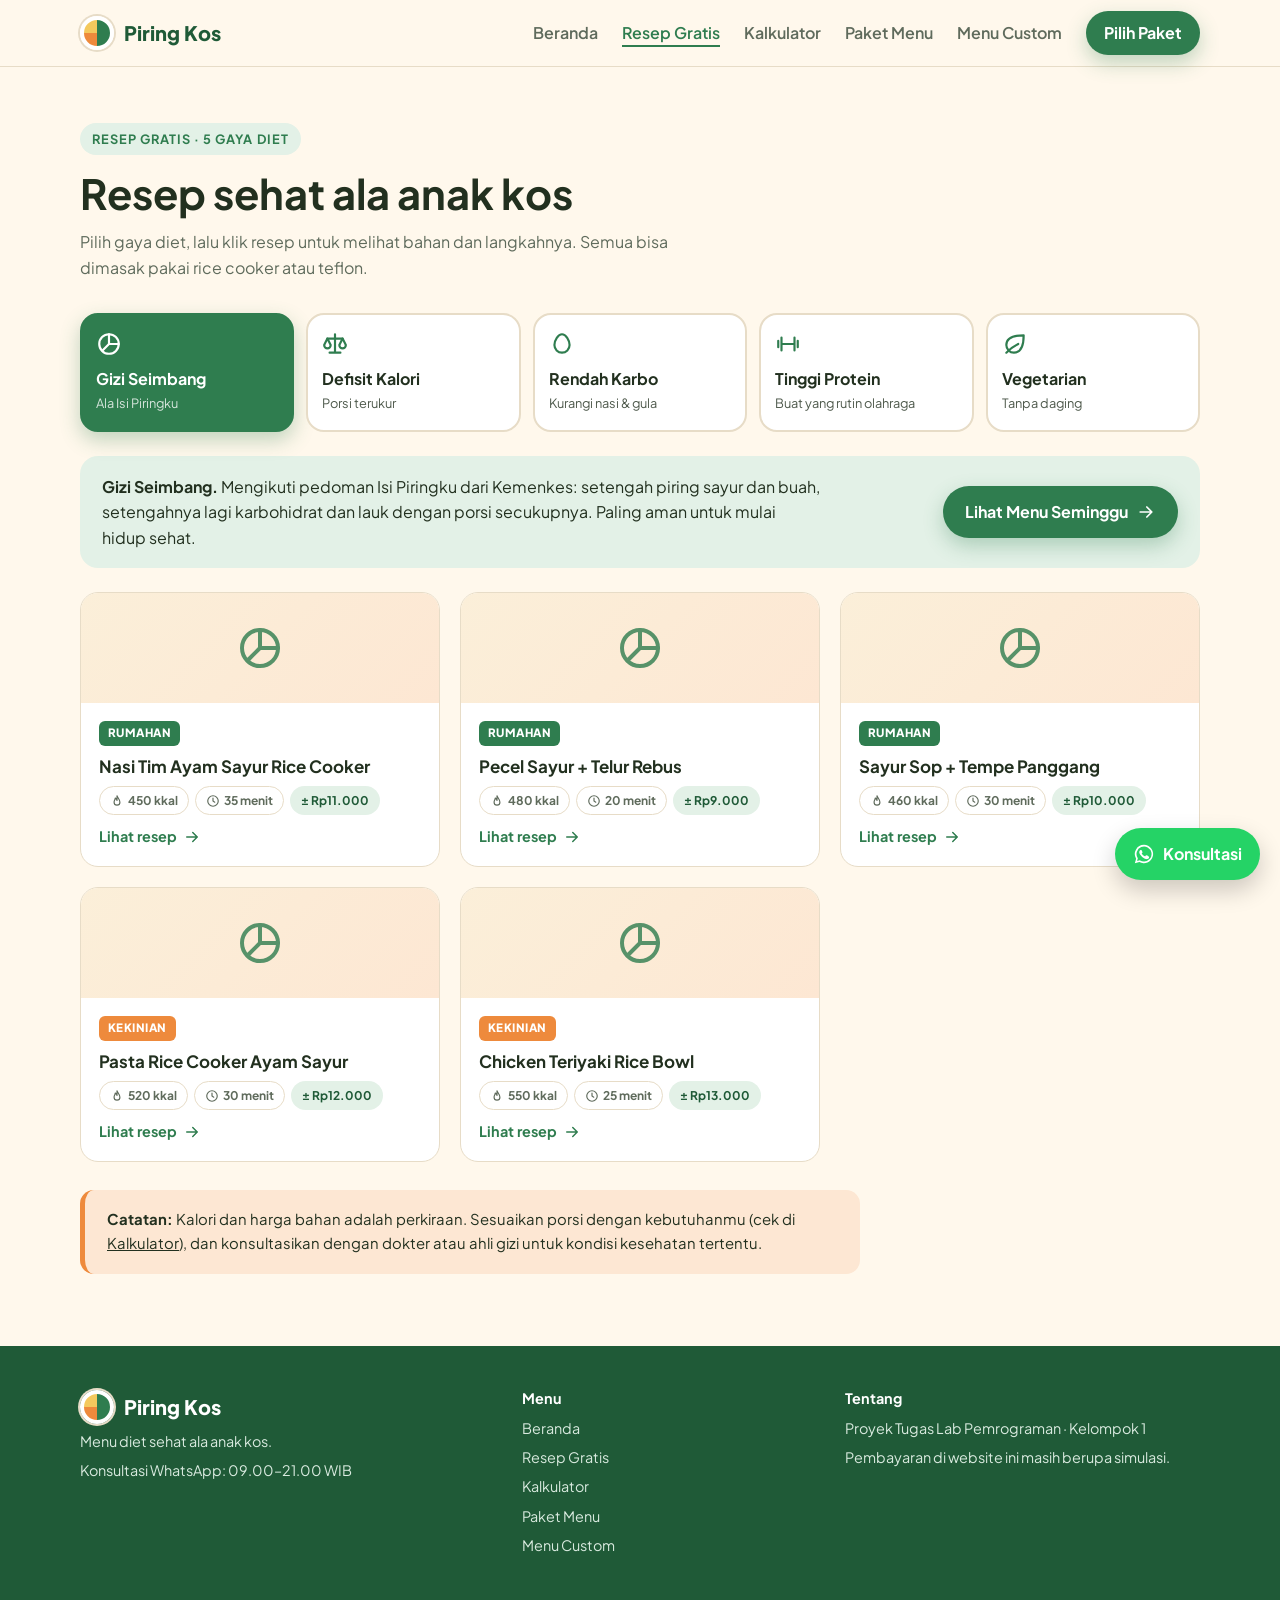
<file: piringkos/resep.html>
<!DOCTYPE html>
<html lang="id">
<head>
  <meta charset="UTF-8">
  <meta name="viewport" content="width=device-width, initial-scale=1.0">
  <title>Resep Gratis · Piring Kos</title>
  <meta name="description" content="25 resep diet gratis untuk anak kos: bisa dimasak pakai rice cooker atau teflon, lengkap dengan kalori, harga, bahan, dan langkah.">
  <link rel="icon" href="assets/favicon.svg" type="image/svg+xml">
  <link rel="preconnect" href="https://fonts.googleapis.com">
  <link rel="preconnect" href="https://fonts.gstatic.com" crossorigin>
  <link href="https://fonts.googleapis.com/css2?family=Plus+Jakarta+Sans:wght@400;500;600;700;800&display=swap" rel="stylesheet">
  <link rel="stylesheet" href="css/variables.css">
  <link rel="stylesheet" href="css/style.css">
  <link rel="stylesheet" href="css/resep.css">
</head>
<body>
  <header id="site-header"></header>

  <main>
    <section class="page-head">
      <div class="wrap">
        <span class="eyebrow">Resep gratis · 5 gaya diet</span>
        <h1>Resep sehat ala anak kos</h1>
        <p class="lead">Pilih gaya diet, lalu klik resep untuk melihat bahan dan langkahnya. Semua bisa dimasak pakai rice cooker atau teflon.</p>
      </div>
    </section>

    <section class="resep-section">
      <div class="wrap">
        <div class="diet-tabs" id="dietTabs" role="tablist" aria-label="Pilih gaya diet"></div>
        <div class="diet-info" id="dietInfo"></div>
        <div class="recipe-grid" id="recipeGrid"></div>

        <div class="disclaimer" style="margin-top:28px">
          <b>Catatan:</b> Kalori dan harga bahan adalah perkiraan. Sesuaikan porsi dengan kebutuhanmu (cek di <a href="kalkulator.html">Kalkulator</a>), dan konsultasikan dengan dokter atau ahli gizi untuk kondisi kesehatan tertentu.
        </div>
      </div>
    </section>
  </main>

  <footer id="site-footer"></footer>

  <!-- MODAL DETAIL RESEP -->
  <div class="modal" id="recipeModal" role="dialog" aria-modal="true" aria-label="Detail resep">
    <div class="modal-box">
      <button class="modal-close" type="button" data-close aria-label="Tutup"><i data-icon="close"></i></button>
      <div id="recipeBody"></div>
    </div>
  </div>

  <script src="js/icons.js"></script>
  <script src="js/components.js"></script>
  <script src="js/data.js"></script>
  <script src="js/resep.js"></script>
</body>
</html>
</file>
<file: dearly/css/variables.css>
/* Variabel desain DEARLY (dari kode asli) */
:root{--ivory:#F7F1E8;--paper:#FCF8F2;--blush:#EFD8D1;--rose:#B97C7A;--cocoa:#4A3229;--wine:#7A2E3A;--ink:#33241E;--muted:#7D665B;--line:rgba(74,50,41,.16);--err:#9B2C2C;--ok:#4F6B47;
--fd:"Cormorant Garamond",Georgia,serif;--fb:"Hanken Grotesk","Helvetica Neue",Arial,sans-serif}
</file>
<file: dearly/css/style.css>
/* Gaya utama DEARLY (dari kode asli) */
*{box-sizing:border-box}html{scroll-behavior:smooth}
body{margin:0;background:var(--ivory);color:var(--ink);font:16px/1.65 var(--fb);-webkit-font-smoothing:antialiased}
h1,h2,h3{font-family:var(--fd);font-weight:500;line-height:1.05;margin:0;text-wrap:balance}
h1 em,h2 em{font-style:italic;color:var(--wine)}p{margin:0}a{color:inherit}
.wrap{max-width:1180px;margin:0 auto;padding:0 20px}
.sec{padding:72px 0}.sec-sm{padding:40px 0}
.eye{font-size:12px;letter-spacing:.22em;text-transform:uppercase;font-weight:700;color:var(--muted)}
.lede{color:var(--muted);font-size:18px;max-width:52ch}
.stack{display:grid;gap:18px}.row{display:flex;flex-wrap:wrap;gap:12px;align-items:center}
.btn{display:inline-flex;align-items:center;justify-content:center;gap:8px;font:700 12px/1 var(--fb);letter-spacing:.18em;text-transform:uppercase;padding:16px 22px;min-height:48px;border:1px solid var(--cocoa);background:transparent;color:var(--cocoa);cursor:pointer;text-decoration:none;transition:.2s}
.btn:hover{background:var(--cocoa);color:var(--ivory)}.btn.pri{background:var(--cocoa);color:var(--ivory)}.btn.pri:hover{background:var(--wine);border-color:var(--wine)}
.btn.link{border:0;padding:8px 0;text-decoration:underline;text-underline-offset:5px;min-height:0}.btn.link:hover{background:none;color:var(--wine)}
.btn[aria-disabled=true]{opacity:.4;pointer-events:none}
.tag{display:inline-block;padding:6px 26px 6px 12px;background:var(--blush);font:700 11px/1.2 var(--fb);letter-spacing:.16em;text-transform:uppercase;clip-path:polygon(0 0,calc(100% - 14px) 0,100% 50%,calc(100% - 14px) 100%,0 100%)}
/* header */
.top{background:var(--cocoa);color:var(--ivory);text-align:center;font-size:11px;letter-spacing:.14em;text-transform:uppercase;padding:8px}
header{position:sticky;top:0;z-index:20;background:rgba(247,241,232,.95);backdrop-filter:blur(8px);border-bottom:1px solid var(--line)}
.nav{display:flex;align-items:center;gap:20px;min-height:68px}
.logo{font:600 26px/1 var(--fd);letter-spacing:.32em;text-decoration:none;margin-right:auto;cursor:pointer;background:none;border:0;color:var(--ink);padding:0}
.links{display:flex;gap:20px;list-style:none;margin:0;padding:0}
.links button{background:none;border:0;border-bottom:1px solid transparent;cursor:pointer;font:700 11px/1 var(--fb);letter-spacing:.16em;text-transform:uppercase;color:var(--muted);padding:8px 0}
.links button[aria-current=page],.links button:hover{color:var(--ink);border-color:var(--wine)}
.burger{display:none;background:none;border:1px solid var(--line);width:44px;height:44px;cursor:pointer;font-size:20px;color:var(--ink)}
@media(max-width:1000px){.burger{display:block}.navcta{display:none}
.links{display:none;position:absolute;left:0;right:0;top:100%;background:var(--ivory);flex-direction:column;gap:0;padding:8px 20px 20px;border-bottom:1px solid var(--line)}
.links.open{display:flex}.links button{width:100%;text-align:left;padding:16px 0;border-bottom:1px solid var(--line)}}
/* art */
.art{aspect-ratio:4/5;overflow:hidden;background:var(--blush)}.art svg{width:100%;height:100%;display:block}
.art.wide{aspect-ratio:5/4}.art.sq{aspect-ratio:1}
.cap{font-size:12px;color:var(--muted);margin-top:8px}
/* layout */
.split{display:grid;grid-template-columns:1fr 1fr;gap:56px;align-items:center}.split>*{min-width:0}
.hero h1{font-size:clamp(52px,8vw,104px);line-height:.95}.hero h1 span{display:block}.hero h1 .in{padding-left:1em}
.head{display:flex;flex-wrap:wrap;justify-content:space-between;align-items:end;gap:20px;margin-bottom:36px}
.head h2,.h2{font-size:clamp(36px,5vw,60px)}
.ph{padding:56px 0 28px}.ph h1{font-size:clamp(46px,7vw,88px);max-width:14ch;line-height:.95}.ph .lede{margin-top:20px}
.grid{display:grid;grid-template-columns:repeat(auto-fill,minmax(220px,1fr));gap:32px 22px}
.prod{display:flex;flex-direction:column;gap:12px}.prod h3{font-size:24px}.pt{display:flex;justify-content:space-between;gap:10px;align-items:baseline}
.price{font-weight:700;font-size:14px;color:var(--wine);white-space:nowrap}.prod p{font-size:14px;color:var(--muted)}
.chips{display:flex;flex-wrap:wrap;gap:6px}.chips span{font-size:11px;border:1px solid var(--line);padding:3px 8px;color:var(--muted)}
.prod .btn{margin-top:auto}
.tiers{display:grid;grid-template-columns:1fr 1fr;gap:22px}
.tier{display:grid;grid-template-columns:1fr 1fr;background:var(--paper);border:1px solid var(--line);cursor:pointer;text-align:left;padding:0;font:inherit;color:inherit}
.tier .art{aspect-ratio:auto;height:100%;min-height:260px}.tier .b{padding:28px;display:grid;gap:10px;align-content:start}
.big{font:500 48px/1 var(--fd);color:var(--wine)}
.steps{display:grid;grid-template-columns:repeat(4,1fr);border-top:1px solid var(--line)}
.step{padding:28px 20px 28px 0;display:grid;gap:8px;align-content:start}.step+.step{padding-left:20px;border-left:1px solid var(--line)}
.n{font:italic 500 48px/1 var(--fd);color:var(--rose)}.step h3{font:700 13px var(--fb);letter-spacing:.22em;text-transform:uppercase}.step p{font-size:14px;color:var(--muted)}
.band{background:var(--cocoa);color:var(--ivory);text-align:center}.band h2{color:var(--ivory);font-size:clamp(44px,7vw,88px)}.band h2 em{color:var(--blush)}
.band .eye{color:rgba(247,241,232,.7)}.band .btn{border-color:var(--ivory);color:var(--ivory)}.band .btn.pri,.band .btn:hover{background:var(--ivory);color:var(--cocoa)}
.band .row{justify-content:center}
.soft{background:var(--paper);border-block:1px solid var(--line)}
.brief{font:italic 500 clamp(26px,3vw,36px)/1.15 var(--fd)}
.list{list-style:none;margin:0;padding:0;display:grid;gap:8px;font-size:15px}.list li:before{content:"— ";color:var(--rose)}
.note{font-size:14px;color:var(--muted);border-left:2px solid var(--rose);padding:4px 0 4px 14px;max-width:70ch}
.flag{font-size:12px;color:var(--muted)}
.sw{display:inline-flex;align-items:center;gap:6px;font-size:13px;color:var(--muted);margin-right:10px}.sw i{width:20px;height:20px;border-radius:50%;border:1px solid var(--line)}
.msg{font:italic 500 26px/1.2 var(--fd);color:var(--wine)}
.story{display:grid;grid-template-columns:5fr 7fr;gap:48px;padding:48px 0;border-top:1px solid var(--line);align-items:start}.story>*{min-width:0}
.cols{display:grid;grid-template-columns:1fr 1fr;gap:22px 28px}.cols h4{margin:0 0 8px;font-size:11px;letter-spacing:.2em;text-transform:uppercase;color:var(--muted)}
.filters{display:flex;flex-wrap:wrap;gap:8px;margin-bottom:32px}
.pill{font:700 11px/1 var(--fb);letter-spacing:.14em;text-transform:uppercase;padding:13px 18px;border:1px solid var(--line);background:none;cursor:pointer;color:var(--ink)}
.pill[aria-pressed=true]{background:var(--cocoa);color:var(--ivory);border-color:var(--cocoa)}
.coll{margin-bottom:64px}.collh{display:flex;flex-wrap:wrap;gap:12px 28px;align-items:end;padding-bottom:18px;border-bottom:1px solid var(--line);margin-bottom:28px}
.rule1{display:flex;gap:20px;align-items:center;background:var(--blush);padding:22px;margin-bottom:28px}.rule1 b{font:italic 500 56px/.8 var(--fd);color:var(--wine)}
/* forms */
label.l,legend{font-size:11px;letter-spacing:.16em;text-transform:uppercase;font-weight:700}
.req{color:var(--wine)}.hint{font:italic 500 18px/1.3 var(--fd);color:var(--muted)}
input[type=text],input[type=date],input[type=number],select,textarea{width:100%;font:inherit;color:var(--ink);background:var(--paper);border:1px solid rgba(74,50,41,.34);padding:12px 14px;min-height:50px}
textarea{min-height:100px;resize:vertical}input:focus,select:focus,textarea:focus{outline:2px solid var(--wine);outline-offset:1px}
.f{display:grid;gap:7px;min-width:0}.fg{display:grid;grid-template-columns:1fr 1fr;gap:24px 20px}.full{grid-column:1/-1}
fieldset{border:0;margin:0;padding:0;display:grid;gap:10px;min-width:0}
.e{display:none;color:var(--err);font-size:14px}.bad .e{display:block}.bad input,.bad select,.bad textarea{border-color:var(--err)}
.ch{display:flex;flex-wrap:wrap;gap:8px}.c{position:relative}.c input{position:absolute;opacity:0;inset:0;margin:0;cursor:pointer}
.c span{display:inline-flex;align-items:center;gap:7px;padding:10px 14px;border:1px solid rgba(74,50,41,.34);font-size:14px;background:var(--paper);min-height:44px}
.c input:checked+span{background:var(--cocoa);color:var(--ivory);border-color:var(--cocoa)}.c input:focus-visible+span{outline:2px solid var(--wine)}
.dot{width:14px;height:14px;border-radius:50%;border:1px solid rgba(0,0,0,.15)}
.fs{display:grid;gap:22px;padding:28px 0;border-top:1px solid var(--line)}.fs h3{font-size:30px}
.layout{display:grid;grid-template-columns:1fr 320px;gap:48px;align-items:start}.layout>*{min-width:0}
.prog{display:grid;grid-template-columns:repeat(5,1fr);gap:6px;list-style:none;margin:0 0 32px;padding:0}
.prog li{display:grid;gap:6px;font-size:11px;letter-spacing:.12em;text-transform:uppercase;font-weight:700;color:var(--muted)}
.prog li:before{content:"";height:3px;background:var(--line)}.prog li.done:before{background:var(--rose)}.prog li.cur:before{background:var(--wine)}.prog li.cur{color:var(--ink)}
.panel{display:grid;gap:28px}.panel h2{font-size:clamp(36px,5vw,56px)}
.pnav{display:flex;justify-content:space-between;gap:12px;flex-wrap:wrap;padding-top:20px;border-top:1px solid var(--line)}.pnav .pri{margin-left:auto}
.opts{display:grid;grid-template-columns:repeat(auto-fill,minmax(180px,1fr));gap:14px}.opts.t{grid-template-columns:repeat(auto-fit,minmax(240px,1fr))}
.opt{position:relative;cursor:pointer;display:block}.opt input{position:absolute;opacity:0}
.ob{display:grid;gap:6px;border:1px solid rgba(74,50,41,.34);background:var(--paper);height:100%}
.opt input:checked+.ob{border-color:var(--wine);box-shadow:inset 0 0 0 1px var(--wine)}.opt input:focus-visible+.ob{outline:2px solid var(--wine);outline-offset:3px}
.ob .tx{padding:12px 14px 16px;display:grid;gap:4px}.ob .tx p{font-size:13px;color:var(--muted)}.ob h3{font-size:22px}
.ob .art{aspect-ratio:1}
.side{position:sticky;top:90px;background:var(--paper);border:1px solid var(--line);padding:22px;display:grid;gap:14px}
.side .art{aspect-ratio:4/3}
.kv{display:grid;grid-template-columns:auto 1fr;gap:6px 14px;font-size:14px;margin:0}.kv dt{color:var(--muted)}.kv dd{margin:0;text-align:right;font-weight:700;overflow-wrap:anywhere}
.tot{display:flex;justify-content:space-between;align-items:baseline;border-top:1px solid var(--line);padding-top:12px}.tot b{font:500 32px var(--fd);color:var(--wine)}
.card{background:var(--paper);border:1px solid var(--line);padding:32px;display:grid;gap:24px;outline:1px solid var(--line);outline-offset:-10px}
.rg{display:grid;grid-template-columns:1fr 1fr;gap:20px 32px}.rb{display:grid;gap:4px;min-width:0}
.rb h4{margin:0;font-size:11px;letter-spacing:.18em;text-transform:uppercase;color:var(--muted);display:flex;justify-content:space-between}
.rb h4 button{background:none;border:0;color:var(--wine);text-decoration:underline;cursor:pointer;font:inherit;letter-spacing:.1em}
.rb p{white-space:pre-line;overflow-wrap:anywhere}.rb .em{color:var(--muted);font-style:italic}
.tofrom{font:500 34px/1.1 var(--fd)}.tofrom small{font:700 11px var(--fb);letter-spacing:.2em;color:var(--muted);margin-right:10px}
.add{display:flex;gap:12px;align-items:flex-start;padding:14px;border:1px solid var(--line);background:var(--paper);cursor:pointer}
.add input,.chk input{width:20px;height:20px;accent-color:var(--wine);flex:none;margin-top:2px}.add div{flex:1}.add small{display:block;color:var(--muted)}
.chk{display:flex;gap:10px;align-items:flex-start;font-size:15px}
.pre{width:100%;min-height:260px;font:13px/1.5 ui-monospace,Menlo,monospace;white-space:pre-wrap}
.photo{display:flex;gap:14px;align-items:center;flex-wrap:wrap;border:1px dashed rgba(74,50,41,.34);background:var(--paper);padding:16px}
.photo img{width:90px;height:90px;object-fit:cover}.st{font-size:14px;color:var(--ok);min-height:1.3em}
.warn{background:var(--blush);padding:12px 14px;font-size:14px}
/* group */
.calc{display:grid;grid-template-columns:1fr 1fr;border:1px solid var(--line);background:var(--paper)}.calc>div{padding:32px;display:grid;gap:20px;align-content:start;min-width:0}
.out{background:var(--cocoa);color:var(--ivory)}.out .eye{color:rgba(247,241,232,.7)}.out .kv dt{color:rgba(247,241,232,.7)}
.total{font:500 clamp(48px,7vw,84px)/.9 var(--fd);overflow-wrap:anywhere}.out .btn{background:var(--ivory);color:var(--cocoa);border-color:var(--ivory)}
.qty{display:flex;max-width:210px}.qty button{width:48px;border:1px solid rgba(74,50,41,.34);background:var(--paper);font-size:20px;cursor:pointer}.qty input{text-align:center;border-inline:0}
input[type=range]{width:100%;accent-color:var(--wine)}
.ben{display:grid;grid-template-columns:repeat(auto-fit,minmax(220px,1fr));gap:28px}.ben div{border-top:1px solid rgba(74,50,41,.34);padding-top:16px;display:grid;gap:6px}.ben h3{font-size:24px}.ben p{font-size:14px;color:var(--muted)}
.occ{display:flex;flex-wrap:wrap;gap:6px 18px}.occ span{font:italic 500 28px var(--fd)}
/* compare + faq */
.cmp{display:grid;grid-template-columns:repeat(3,1fr);border:1px solid var(--line)}.cmp div{padding:26px;display:grid;gap:8px;align-content:start}.cmp div+div{border-left:1px solid var(--line)}.cmp .us{background:var(--blush)}.cmp h3{font-size:28px}.cmp p{font-size:14px}
.how{display:grid;grid-template-columns:5fr 6fr;gap:56px;align-items:center;padding:48px 0;border-top:1px solid var(--line)}.how>*{min-width:0}
.how .n{font-size:110px;line-height:.8}.how h2{font-size:clamp(34px,4.5vw,54px);margin:8px 0 14px}
.how:nth-child(even)>:first-child{order:2}
details{border-bottom:1px solid var(--line)}summary{list-style:none;cursor:pointer;padding:20px 0;font:500 24px/1.25 var(--fd);display:flex;justify-content:space-between;gap:20px}
summary::-webkit-details-marker{display:none}summary:after{content:"+";color:var(--wine);font-family:var(--fb)}details[open] summary:after{content:"−"}
details p{padding-bottom:20px;color:var(--muted);max-width:64ch}details a{color:var(--wine)}
.faqg{display:grid;grid-template-columns:4fr 8fr;gap:56px;align-items:start}.faqg>*{min-width:0}
.contact{background:var(--paper);border:1px solid var(--line);padding:28px;display:grid;gap:16px;position:sticky;top:90px}
footer{background:var(--cocoa);color:var(--ivory);padding:56px 0 28px}footer .g{display:grid;grid-template-columns:1.5fr 1fr 1fr;gap:32px}
footer h4{margin:0 0 12px;font-size:11px;letter-spacing:.2em;text-transform:uppercase;opacity:.6}footer ul{list-style:none;margin:0;padding:0;display:grid;gap:8px;font-size:14px}
footer button{background:none;border:0;color:var(--ivory);font:inherit;padding:0;cursor:pointer}footer a{text-decoration:none}
.fb{margin-top:40px;padding-top:18px;border-top:1px solid rgba(247,241,232,.2);font-size:12px;opacity:.7;display:flex;flex-wrap:wrap;justify-content:space-between;gap:10px}
[hidden]{display:none!important}
@media(max-width:860px){.split,.story,.how,.faqg,.calc,.layout{grid-template-columns:1fr}.how:nth-child(even)>:first-child{order:0}
.steps{grid-template-columns:1fr 1fr}.step:nth-child(3){border-left:0;padding-left:0}.step:nth-child(n+3){border-top:1px solid var(--line)}
.side,.contact{position:static}.cmp{grid-template-columns:1fr}.cmp div+div{border-left:0;border-top:1px solid var(--line)}footer .g{grid-template-columns:1fr 1fr}}
@media(max-width:600px){.tiers,.tier,.fg,.rg,.cols{grid-template-columns:1fr}.tier .art{min-height:0;aspect-ratio:4/3}.steps{grid-template-columns:1fr}.step+.step{border-left:0;padding-left:0;border-top:1px solid var(--line)}.prog li span{display:none}.sec{padding:52px 0}}
@media(prefers-reduced-motion:reduce){*{transition:none!important;scroll-behavior:auto!important}}
</file>
<file: piringkos/css/variables.css>
/* =========================================================
   PIRING KOS · variables.css
   Variabel desain: warna, huruf, jarak, sudut, bayangan.
   Ubah di sini supaya seluruh halaman ikut berubah.
   ========================================================= */
:root {
  /* Warna utama */
  --green: #2f7d4f;
  --green-dark: #1f5a37;
  --green-soft: #e3f1e7;
  --orange: #ee8a3c;
  --orange-soft: #fde7d3;
  --yellow: #f4c95d;

  /* Latar dan teks */
  --cream: #fff8ec;
  --cream-2: #fbefd9;
  --white: #ffffff;
  --ink: #22301f;
  --muted: #5f6b5c;
  --line: #e7dcc7;
  --wa: #25d366;

  /* Warna piring Isi Piringku */
  --plate-sayur: #7cc28f;
  --plate-buah: #a7d98a;
  --plate-karbo: #f4c95d;
  --plate-lauk: #ee8a3c;

  /* Huruf */
  --font: "Plus Jakarta Sans", system-ui, -apple-system, "Segoe UI", sans-serif;

  /* Ukuran dan jarak */
  --container: 1120px;
  --nav-height: 66px;
  --section-pad: 72px;
  --radius: 18px;
  --radius-lg: 22px;
  --radius-pill: 999px;

  /* Bayangan */
  --shadow: 0 10px 30px rgba(47, 77, 47, 0.1);
  --shadow-green: 0 8px 20px rgba(47, 125, 79, 0.3);
}
</file>
<file: piringkos/css/style.css>
/* =========================================================
   PIRING KOS · style.css
   Urutan: dasar → komponen bersama → beranda → kalkulator
           → paket → modal & menu → custom → responsif
   ========================================================= */

/* ---------- Dasar ---------- */
*, *::before, *::after { box-sizing: border-box; margin: 0; padding: 0; }
html { scroll-behavior: smooth; }
body { font-family: var(--font); color: var(--ink); background: var(--cream); line-height: 1.6; }
a { color: inherit; }
img { max-width: 100%; display: block; }
button { font: inherit; }

.wrap { width: min(var(--container), 92%); margin: 0 auto; }
section { padding: var(--section-pad) 0; scroll-margin-top: var(--nav-height); }
.bg-white { background: var(--white); }
.bg-green-soft { background: var(--green-soft); }

h1, h2, h3, h4 { line-height: 1.2; }
h2 { font-size: clamp(1.6rem, 3vw, 2.2rem); margin-bottom: 10px; }
.eyebrow {
  display: inline-block; font-size: .8rem; font-weight: 700; letter-spacing: .08em; text-transform: uppercase;
  color: var(--green); background: var(--green-soft); padding: 6px 12px; border-radius: var(--radius-pill); margin-bottom: 14px;
}
.lead { color: var(--muted); max-width: 640px; }
.muted { color: var(--muted); font-size: .9rem; }
.small { font-size: .82rem; }
.center { text-align: center; }

/* Ikon SVG */
.icon { width: 1.25em; height: 1.25em; flex-shrink: 0; vertical-align: -0.22em; }
.icon-box {
  width: 48px; height: 48px; border-radius: 14px; display: grid; place-items: center;
  background: var(--green-soft); color: var(--green);
}
.icon-box .icon { width: 26px; height: 26px; }

/* Tombol */
.btn {
  display: inline-flex; align-items: center; justify-content: center; gap: 8px; border: none; cursor: pointer;
  font-weight: 700; padding: 13px 22px; border-radius: var(--radius-pill); text-decoration: none;
  transition: transform .15s, box-shadow .15s, background .15s;
}
.btn:hover { transform: translateY(-2px); }
.btn-primary { background: var(--green); color: #fff; box-shadow: var(--shadow-green); }
.btn-primary:hover { background: var(--green-dark); }
.btn-orange { background: var(--orange); color: #fff; box-shadow: 0 8px 20px rgba(238, 138, 60, .3); }
.btn-ghost { background: #fff; color: var(--green); border: 2px solid var(--green); }
.btn-wa { background: var(--wa); color: #fff; }
.btn-block { width: 100%; }

/* Label kecil */
.tags { display: flex; gap: 6px; flex-wrap: wrap; }
.tag {
  display: inline-flex; align-items: center; gap: 4px; font-size: .75rem; font-weight: 700; padding: 4px 10px;
  border-radius: var(--radius-pill); background: #fff; border: 1px solid var(--line); color: var(--muted);
}
.tag.price { background: var(--green-soft); color: var(--green-dark); border-color: transparent; }
.badge {
  display: inline-block; background: var(--orange); color: #fff; font-size: .72rem; font-weight: 800;
  padding: 3px 9px; border-radius: 6px; letter-spacing: .04em;
}
.badge-demo { background: var(--orange-soft); color: #a3521a; font-weight: 700; font-size: .8rem; padding: 5px 10px; border-radius: 8px; display: inline-block; }

/* Form */
label { font-weight: 700; font-size: .9rem; display: block; margin-bottom: 6px; }
input, select, textarea {
  width: 100%; font: inherit; padding: 11px 14px; border-radius: 12px; border: 1px solid var(--line);
  background: #fff; color: var(--ink);
}
input:focus, select:focus, textarea:focus { outline: 2px solid var(--green); border-color: transparent; }
.card-form { background: var(--cream); border: 1px solid var(--line); border-radius: var(--radius-lg); padding: 28px; display: grid; gap: 16px; }
.row2 { display: grid; grid-template-columns: 1fr 1fr; gap: 14px; }

/* Judul halaman (halaman selain beranda) */
.page-head { padding: 56px 0 8px; }
.page-head h1 { font-size: clamp(1.9rem, 4vw, 2.6rem); margin-bottom: 10px; }

/* Catatan penting */
.disclaimer {
  background: var(--orange-soft); border-left: 5px solid var(--orange); border-radius: 14px;
  padding: 18px 22px; font-size: .93rem; margin-top: 34px; max-width: 780px;
}

/* ---------- Navbar ---------- */
.navbar {
  position: sticky; top: 0; z-index: 50; background: rgba(255, 248, 236, .94);
  backdrop-filter: blur(8px); border-bottom: 1px solid var(--line);
}
.nav-inner { display: flex; align-items: center; justify-content: space-between; height: var(--nav-height); }
.logo { display: flex; align-items: center; gap: 10px; font-weight: 800; font-size: 1.25rem; text-decoration: none; color: var(--green-dark); }
.logo-plate {
  width: 34px; height: 34px; border-radius: 50%; border: 4px solid #fff; box-shadow: 0 0 0 2px var(--line);
  background: conic-gradient(var(--green) 0 50%, var(--orange) 50% 75%, var(--yellow) 75% 100%);
}
.nav-links { display: flex; gap: 24px; align-items: center; }
.nav-links a:not(.btn) { text-decoration: none; font-weight: 600; color: var(--muted); }
.nav-links a:not(.btn):hover, .nav-links a.active { color: var(--green); }
.nav-links a.active { text-decoration: underline; text-underline-offset: 6px; text-decoration-thickness: 2px; }
.nav-cta { padding: 9px 18px; }
.burger { display: none; background: none; border: none; cursor: pointer; color: var(--green-dark); }
.burger .icon { width: 28px; height: 28px; }

/* ---------- Footer ---------- */
.footer { background: var(--green-dark); color: #d9eadf; padding: 44px 0; font-size: .9rem; }
.footer-inner { display: grid; grid-template-columns: 1.4fr 1fr 1.2fr; gap: 28px; }
.footer h4 { color: #fff; margin-bottom: 10px; }
.footer ul { list-style: none; display: grid; gap: 6px; }
.footer a { text-decoration: none; }
.footer a:hover { color: #fff; }
.footer p { margin-top: 6px; }
.logo.light { color: #fff; }

/* ---------- Tombol WhatsApp melayang ---------- */
.wa-float {
  position: fixed; right: 20px; bottom: 20px; z-index: 60; background: var(--wa); color: #fff;
  border-radius: var(--radius-pill); padding: 13px 18px; font-weight: 700; text-decoration: none;
  box-shadow: 0 10px 24px rgba(0, 0, 0, .2); display: flex; align-items: center; gap: 8px;
}
.wa-float .icon { width: 22px; height: 22px; }

/* ---------- Beranda: hero ---------- */
.hero { padding: 64px 0 80px; }
.hero-inner { display: grid; grid-template-columns: 1.1fr .9fr; gap: 48px; align-items: center; }
.hero h1 { font-size: clamp(2.1rem, 5vw, 3.4rem); font-weight: 800; letter-spacing: -.02em; margin-bottom: 18px; }
.hero h1 span { color: var(--green); }
.hero p { font-size: 1.1rem; color: var(--muted); margin-bottom: 28px; max-width: 520px; }
.hero-cta { display: flex; gap: 12px; flex-wrap: wrap; margin-bottom: 28px; }
.chips { display: flex; gap: 10px; flex-wrap: wrap; }
.chip { background: #fff; border: 1px solid var(--line); padding: 8px 14px; border-radius: var(--radius-pill); font-size: .9rem; font-weight: 600; }
.chip b { color: var(--green); }

.plate-wrap { position: relative; display: grid; place-items: center; }
.plate {
  width: min(380px, 80vw); aspect-ratio: 1; border-radius: 50%; background: #fff;
  box-shadow: var(--shadow), 0 0 0 14px var(--cream-2); display: grid; place-items: center;
}
.plate-inner {
  width: 86%; aspect-ratio: 1; border-radius: 50%;
  background: conic-gradient(var(--plate-sayur) 0 37%, var(--plate-buah) 37% 50%, var(--plate-karbo) 50% 75%, var(--plate-lauk) 75% 100%);
}
.plate-label {
  position: absolute; background: #fff; border-radius: 12px; padding: 8px 12px; font-size: .82rem;
  font-weight: 700; box-shadow: var(--shadow); white-space: nowrap;
}
.plate-label i { display: inline-block; width: 10px; height: 10px; border-radius: 50%; margin-right: 6px; vertical-align: middle; }
.pl-1 { top: 14%; left: -10%; } .pl-2 { top: 8%; right: -6%; }
.pl-3 { bottom: 12%; right: -10%; } .pl-4 { bottom: 6%; left: -6%; }

/* ---------- Beranda: kartu gaya diet ---------- */
.diet-grid { display: grid; grid-template-columns: repeat(5, 1fr); gap: 16px; margin-top: 30px; }
.diet-card {
  background: var(--cream); border: 1px solid var(--line); border-radius: var(--radius); padding: 20px;
  text-decoration: none; display: flex; flex-direction: column; gap: 8px; transition: .15s;
}
.diet-card:hover { transform: translateY(-4px); box-shadow: var(--shadow); border-color: var(--green); }
.diet-card h3 { font-size: 1.05rem; margin-top: 6px; }
.diet-card small { color: var(--green); font-weight: 700; }
.diet-card p { font-size: .86rem; color: var(--muted); flex: 1; }
.more { display: inline-flex; align-items: center; gap: 6px; font-weight: 700; color: var(--green); font-size: .9rem; }

/* ---------- Beranda: ringkasan fitur ---------- */
.feature-grid { display: grid; grid-template-columns: repeat(4, 1fr); gap: 18px; margin-top: 30px; }
.feature {
  background: #fff; border: 1px solid var(--line); border-radius: var(--radius); padding: 24px;
  text-decoration: none; display: flex; flex-direction: column; gap: 10px; transition: .15s;
}
.feature:hover { transform: translateY(-4px); box-shadow: var(--shadow); }
.feature p { color: var(--muted); font-size: .92rem; flex: 1; }

/* ---------- Beranda: cara pesan ---------- */
.steps { display: grid; grid-template-columns: repeat(4, 1fr); gap: 18px; margin-top: 30px; counter-reset: langkah; }
.step { background: var(--cream); border-radius: var(--radius); padding: 22px; border: 1px solid var(--line); }
.step::before {
  counter-increment: langkah; content: counter(langkah); width: 36px; height: 36px; border-radius: 50%;
  background: var(--green); color: #fff; font-weight: 800; display: grid; place-items: center; margin-bottom: 12px;
}
.step h3 { font-size: 1.02rem; margin-bottom: 6px; }
.step p { font-size: .92rem; color: var(--muted); }

/* ---------- Beranda: FAQ ---------- */
.faq { max-width: 780px; margin-top: 26px; display: grid; gap: 12px; }
details { background: #fff; border-radius: 14px; padding: 16px 20px; border: 1px solid var(--line); }
summary { font-weight: 700; cursor: pointer; list-style: none; display: flex; justify-content: space-between; gap: 10px; }
summary::-webkit-details-marker { display: none; }
summary::after { content: "+"; font-size: 1.3rem; color: var(--green); }
details[open] summary::after { content: "–"; }
details p { margin-top: 10px; color: var(--muted); }

/* ---------- Ajakan (CTA) ---------- */
.cta-band { background: var(--green); color: #fff; text-align: center; }
.cta-band p { opacity: .9; margin-bottom: 24px; }
.cta-band .hero-cta { justify-content: center; margin-bottom: 0; }

/* ---------- Kalkulator ---------- */
.calc-section { padding-top: 24px; }
.calc-grid { display: grid; grid-template-columns: .95fr 1.05fr; gap: 28px; align-items: start; }
.calc-form { background: #fff; }
.seg { display: flex; gap: 8px; }
.seg label {
  flex: 1; margin: 0; text-align: center; border: 2px solid var(--line); background: #fff;
  border-radius: 12px; padding: 10px; cursor: pointer; font-weight: 600;
}
.seg input { display: none; }
.seg label:has(input:checked) { border-color: var(--green); background: var(--green-soft); color: var(--green-dark); }

.calc-out { display: grid; gap: 16px; }
.calc-empty {
  background: #fff; border-radius: var(--radius-lg); padding: 36px; text-align: center; color: var(--muted);
  border: 2px dashed var(--line); display: grid; justify-items: center; gap: 8px;
}
.res-cards { display: grid; grid-template-columns: 1fr 1fr; gap: 14px; }
.res { background: #fff; border-radius: var(--radius); padding: 18px 20px; border: 1px solid var(--line); }
.res small { color: var(--muted); font-weight: 600; display: block; }
.res .big { font-size: 1.9rem; font-weight: 800; color: var(--green-dark); line-height: 1.2; }
.res .big span { font-size: .9rem; font-weight: 600; color: var(--muted); }
.bmi-bar {
  position: relative; height: 12px; border-radius: 9px; margin: 14px 0 6px;
  background: linear-gradient(90deg, #7fb3e8 0 18%, #f4c95d 18% 25%, #7cc28f 25% 58%, #f0a35c 58% 72%, #e46a5a 72% 100%);
}
.bmi-dot {
  position: absolute; top: 50%; width: 20px; height: 20px; border-radius: 50%; background: #fff;
  border: 4px solid var(--ink); transform: translate(-50%, -50%);
}
.bmi-scale { display: flex; justify-content: space-between; font-size: .72rem; color: var(--muted); }
.rec {
  background: var(--green); color: #fff; border-radius: var(--radius); padding: 20px 22px;
  display: flex; justify-content: space-between; gap: 14px; align-items: center; flex-wrap: wrap;
}
.rec-diet { display: flex; align-items: center; gap: 14px; }
.rec-diet small { display: block; opacity: .85; }
.rec-diet b { font-size: 1.25rem; }
.rec .icon-box { background: rgba(255, 255, 255, .18); color: #fff; }
.rec .btn { background: #fff; color: var(--green-dark); }
.warn { background: var(--orange-soft); border-left: 5px solid var(--orange); border-radius: 14px; padding: 14px 18px; font-size: .92rem; }

/* ---------- Paket harga ---------- */
.paket-section { padding-top: 24px; }
.paket-grid { display: grid; grid-template-columns: repeat(4, 1fr); gap: 18px; }
.paket {
  background: #fff; border: 2px solid var(--line); border-radius: var(--radius-lg); padding: 24px;
  display: flex; flex-direction: column; position: relative;
}
.paket.best { border-color: var(--green); box-shadow: 0 18px 40px rgba(47, 125, 79, .18); }
.ribbon {
  position: absolute; top: -14px; left: 24px; background: var(--orange); color: #fff; font-size: .78rem;
  font-weight: 800; padding: 5px 12px; border-radius: var(--radius-pill);
}
.paket h3 { font-size: 1.15rem; margin-bottom: 4px; }
.paket .sub { color: var(--muted); font-size: .9rem; margin-bottom: 16px; min-height: 2.9em; }
.harga { white-space: nowrap; font-size: 1.8rem; font-weight: 800; color: var(--green-dark); }
.harga small { font-size: .85rem; font-weight: 600; color: var(--muted); }
.harga-note { font-size: .85rem; color: var(--orange); font-weight: 700; min-height: 1.4em; margin-bottom: 12px; }
.checklist { list-style: none; margin: 6px 0 24px; display: grid; gap: 9px; flex: 1; }
.checklist li { padding-left: 28px; position: relative; font-size: .93rem; }
.checklist li::before {
  content: ""; position: absolute; left: 0; top: 2px; width: 20px; height: 20px; border-radius: 50%; background: var(--green-soft);
}
.checklist li::after {
  content: ""; position: absolute; left: 7px; top: 6px; width: 5px; height: 9px;
  border: solid var(--green); border-width: 0 2.5px 2.5px 0; transform: rotate(45deg);
}

/* ---------- Preview menu ---------- */
.preview { margin-top: 46px; background: #fff; border-radius: var(--radius-lg); padding: 28px; border: 1px solid var(--line); }
.preview-head { display: flex; justify-content: space-between; align-items: center; gap: 12px; flex-wrap: wrap; margin-bottom: 16px; }
.preview-head select { width: auto; background: var(--cream); }
.table-scroll { overflow-x: auto; }
.menu-table { width: 100%; border-collapse: collapse; font-size: .93rem; }
.menu-table th, .menu-table td { padding: 12px 14px; text-align: left; border-bottom: 1px solid var(--line); vertical-align: top; }
.menu-table th { background: var(--cream); font-weight: 700; color: var(--green-dark); }
.menu-table td:first-child { font-weight: 700; white-space: nowrap; }
.blur-zone { position: relative; }
.blur-zone tbody.locked { filter: blur(5px); user-select: none; pointer-events: none; }
.lock-over {
  position: absolute; inset: auto 0 0 0; top: var(--lock-top, 52px); display: grid; place-items: center; text-align: center;
  background: linear-gradient(to bottom, rgba(255, 255, 255, .2), rgba(255, 255, 255, .85));
}
.lock-over > div {
  background: #fff; padding: 18px 22px; border-radius: 16px; box-shadow: var(--shadow); max-width: 340px;
  display: grid; justify-items: center; gap: 8px;
}

/* ---------- Modal simulasi pembayaran ---------- */
.modal { position: fixed; inset: 0; background: rgba(20, 30, 20, .55); z-index: 100; display: none; align-items: center; justify-content: center; padding: 16px; }
.modal.open { display: flex; }
.modal-box { background: #fff; border-radius: var(--radius-lg); max-width: 560px; width: 100%; max-height: 90vh; overflow: auto; padding: 28px; position: relative; }
.modal-close {
  position: absolute; top: 14px; right: 14px; width: 36px; height: 36px; border-radius: 50%; border: none;
  background: var(--cream); cursor: pointer; display: grid; place-items: center; color: var(--ink);
}
.modal-box h3 { font-size: 1.4rem; margin-bottom: 6px; padding-right: 40px; }
.stepper { display: flex; gap: 8px; margin: 14px 0 20px; }
.stepper span { flex: 1; height: 6px; border-radius: 9px; background: var(--line); }
.stepper span.on { background: var(--green); }
.opt-list { display: grid; gap: 10px; margin: 8px 0 18px; }
.opt { display: flex; justify-content: space-between; align-items: center; gap: 10px; border: 2px solid var(--line); border-radius: 14px; padding: 14px 16px; cursor: pointer; margin: 0; }
.opt input { width: auto; margin-right: 10px; }
.opt:has(input:checked) { border-color: var(--green); background: var(--green-soft); }
.pay-summary { background: var(--cream); border-radius: 14px; padding: 14px 16px; margin: 12px 0 14px; }
.pay-summary div { display: flex; justify-content: space-between; padding: 3px 0; }
.qr-demo {
  width: 180px; height: 180px; margin: 10px auto; border-radius: 14px; border: 2px dashed var(--orange);
  display: grid; place-items: center; align-content: center; gap: 6px; color: var(--muted); background: var(--cream);
}
.qr-demo .icon { width: 90px; height: 90px; color: var(--ink); opacity: .7; }
.qr-demo span { font-weight: 800; letter-spacing: .1em; color: var(--orange); }
.mt { margin-top: 16px; } .mt-s { margin-top: 10px; }

/* ---------- Menu yang sudah terbuka ---------- */
#menuku { display: none; background: var(--green-soft); }
#menuku.show { display: block; }
.unlocked-card { background: #fff; border-radius: var(--radius-lg); padding: 28px; box-shadow: var(--shadow); }
.unlocked-head { display: flex; justify-content: space-between; gap: 12px; flex-wrap: wrap; align-items: flex-start; margin-bottom: 18px; }
.unlocked-head h2 { margin-top: 8px; }
.unlocked-actions { display: flex; gap: 10px; flex-wrap: wrap; }
.belanja { display: grid; grid-template-columns: 1fr 1fr; gap: 26px; margin-top: 26px; }
.belanja ul { list-style: none; }
.belanja li { display: flex; justify-content: space-between; gap: 10px; padding: 9px 0; border-bottom: 1px dashed var(--line); font-size: .93rem; }
.belanja .total { font-weight: 800; color: var(--green-dark); border-bottom: none; }
.with-icon { display: flex; align-items: center; gap: 8px; margin-bottom: 8px; color: var(--green-dark); }
.tips { background: var(--cream); border-radius: 16px; padding: 18px 20px; }
.tips li { border: none; display: list-item; margin-left: 18px; list-style: disc; padding: 4px 0; }

@media print {
  .navbar, .footer, .wa-float, .page-head, .paket-section, .no-print { display: none !important; }
  #menuku { display: block !important; background: #fff; }
  .unlocked-card { box-shadow: none; }
}

/* ---------- Menu custom ---------- */
.custom-grid { display: grid; grid-template-columns: .9fr 1.1fr; gap: 40px; align-items: start; }
.custom-section h1 { font-size: clamp(1.9rem, 4vw, 2.6rem); margin-bottom: 10px; }
.custom-points { display: grid; gap: 12px; margin-top: 24px; }
.cp { display: flex; gap: 14px; align-items: flex-start; background: #fff; padding: 14px 16px; border-radius: 14px; border: 1px solid var(--line); }
.cp .icon-box { width: 42px; height: 42px; }
.checks { display: flex; flex-wrap: wrap; gap: 8px; }
.checks label {
  display: flex; align-items: center; gap: 6px; font-weight: 500; background: #fff; border: 1px solid var(--line);
  padding: 7px 12px; border-radius: var(--radius-pill); margin: 0; cursor: pointer;
}
.checks input { width: auto; }
#customBtn .icon { width: 22px; height: 22px; }

/* =========================================================
   Responsif (tablet dan HP)
   ========================================================= */
@media (max-width: 1060px) {
  .diet-grid { grid-template-columns: repeat(3, 1fr); }
  .feature-grid, .paket-grid { grid-template-columns: repeat(2, 1fr); }
}

@media (max-width: 900px) {
  :root { --section-pad: 56px; }
  .hero-inner, .calc-grid, .custom-grid { grid-template-columns: 1fr; }
  .plate-wrap { order: -1; }
  .pl-1 { left: 0; } .pl-3 { right: 0; }
  .steps { grid-template-columns: repeat(2, 1fr); }
  .footer-inner { grid-template-columns: 1fr 1fr; }

  /* Navbar jadi menu burger */
  .burger { display: grid; place-items: center; }
  .nav-links {
    position: absolute; top: var(--nav-height); left: 0; right: 0; flex-direction: column; align-items: stretch;
    gap: 0; background: var(--cream); border-bottom: 1px solid var(--line); padding: 8px 4% 16px; display: none;
  }
  .nav-links.open { display: flex; }
  .nav-links a:not(.btn) { padding: 12px 4px; border-bottom: 1px solid var(--line); }
  .nav-links a.active { text-decoration: none; }
  .nav-cta { margin-top: 12px; }
}

@media (max-width: 620px) {
  :root { --section-pad: 44px; }
  .diet-grid { grid-template-columns: repeat(2, 1fr); }
  .feature-grid, .paket-grid, .steps, .res-cards, .row2, .belanja, .footer-inner { grid-template-columns: 1fr; }
  .hero { padding: 36px 0 48px; }
  .hero-cta { flex-direction: column; }
  .hero-cta .btn { width: 100%; }
  .plate-label { font-size: .74rem; padding: 6px 9px; }
  .card-form, .preview, .unlocked-card, .modal-box { padding: 20px; }
  .paket .sub { min-height: 0; }
  .wa-float { padding: 12px; }
  .wa-float { font-size: 0; gap: 0; }
  .wa-float .icon { width: 26px; height: 26px; }
  .menu-table { font-size: .85rem; }
}

@media (max-width: 400px) {
  .diet-grid { grid-template-columns: 1fr; }
}
</file>
<file: rutekita/css/variables.css>
/* =========================================================
   RUTEKITA – css/variables.css
   Token desain situs: palet warna, radius, bayangan, dan
   tipografi. Diambil dari desain asli (teal + oranye) dan
   dipakai oleh semua halaman (index, itinerary, tips).
   ========================================================= */
:root{
  --teal:#0e7c86; --teal-dark:#0a5560; --teal-light:#e6f6f7;
  --orange:#ff7a3d; --orange-dark:#e9621f;
  --ink:#16313a; --muted:#5c7580; --bg:#ffffff; --alt:#f3fafa;
  --wa:#25d366;
  --radius:18px; --shadow:0 10px 30px rgba(14,124,134,.12);
  --font:'Plus Jakarta Sans',system-ui,-apple-system,'Segoe UI',Roboto,sans-serif;
}
</file>
<file: rutekita/css/style.css>
/* =========================================================
   RUTEKITA – css/style.css
   Gaya tampilan semua halaman. Palet & token ada di
   css/variables.css. Urutan bagian: dasar, tombol, komponen
   (navbar, footer, WhatsApp), beranda, responsif.
   ========================================================= */
*{box-sizing:border-box;margin:0;padding:0}
html{scroll-behavior:smooth;scroll-padding-top:76px}
body{font-family:var(--font);color:var(--ink);background:var(--bg);line-height:1.65;-webkit-font-smoothing:antialiased}
img,svg{max-width:100%}
a{color:inherit;text-decoration:none}
ul{list-style:none}
.container{width:min(1120px,92%);margin-inline:auto}
.container.narrow{width:min(780px,92%)}
.muted{color:var(--muted);font-size:.9rem}

/* Buttons */
.btn{display:inline-flex;align-items:center;justify-content:center;gap:8px;padding:14px 26px;border-radius:999px;font:700 1rem var(--font);border:2px solid transparent;cursor:pointer;transition:transform .2s,box-shadow .2s,background .2s}
.btn:hover{transform:translateY(-2px)}
.btn-orange{background:var(--orange);color:#fff;box-shadow:0 8px 20px rgba(255,122,61,.35)}
.btn-orange:hover{background:var(--orange-dark)}
.btn-ghost{border-color:rgba(255,255,255,.7);color:#fff}
.btn-ghost:hover{background:rgba(255,255,255,.15)}
.btn-ghost-dark{border-color:var(--teal);color:var(--teal);background:transparent}
.btn-ghost-dark:hover{background:var(--teal-light)}
.btn-sm{padding:9px 18px;font-size:.9rem}
.btn-block{width:100%}
.btn:disabled{opacity:.6;cursor:wait;transform:none}

/* Navbar */
.navbar{position:sticky;top:0;z-index:50;background:rgba(255,255,255,.92);backdrop-filter:blur(10px);transition:box-shadow .3s}
.navbar.scrolled{box-shadow:0 4px 18px rgba(0,0,0,.08)}
.nav-inner{display:flex;align-items:center;justify-content:space-between;height:68px}
.logo{display:flex;align-items:center;gap:8px;font-size:1.1rem;font-weight:500}
.logo strong{color:var(--teal)}
.logo.light{color:#fff}
.logo.light strong{color:#ffb38f}
.logo-icon{width:26px;height:26px;color:var(--teal);flex-shrink:0}
.logo.light .logo-icon{color:#ffb38f}
.nav-links{display:flex;align-items:center;gap:26px;font-weight:600;font-size:.95rem}
.nav-links a:not(.btn):hover{color:var(--teal)}
.nav-links a.active{color:var(--teal)}
.burger{display:none;background:none;border:0;width:40px;height:40px;cursor:pointer;flex-direction:column;justify-content:center;align-items:center;gap:5px}
.burger span{width:24px;height:2.5px;background:var(--ink);border-radius:2px;transition:.25s}
.burger[aria-expanded="true"] span:nth-child(1){transform:translateY(7.5px) rotate(45deg)}
.burger[aria-expanded="true"] span:nth-child(2){opacity:0}
.burger[aria-expanded="true"] span:nth-child(3){transform:translateY(-7.5px) rotate(-45deg)}

/* Footer */
.footer{background:#0b2e35;color:#cfe3e6;padding-top:54px}
.footer-inner{display:grid;grid-template-columns:2fr 1fr 1fr;gap:30px;padding-bottom:34px}
.footer h4{color:#fff;margin-bottom:12px}
.footer li{margin-bottom:6px}
.footer a:hover{color:#ffb38f}
.footer p{margin-top:10px;max-width:320px;font-size:.93rem}
.copy{text-align:center;border-top:1px solid rgba(255,255,255,.1);padding:18px 12px;font-size:.85rem}

/* WA float */
.wa-float{position:fixed;right:18px;bottom:18px;z-index:60;width:58px;height:58px;border-radius:50%;background:var(--wa);display:grid;place-items:center;box-shadow:0 8px 24px rgba(37,211,102,.5);animation:pulse 2.2s infinite}
.wa-float:hover{transform:scale(1.08)}
@keyframes pulse{0%{box-shadow:0 0 0 0 rgba(37,211,102,.55)}70%{box-shadow:0 0 0 16px rgba(37,211,102,0)}100%{box-shadow:0 0 0 0 rgba(37,211,102,0)}}

/* Hero */
.hero{position:relative;background:linear-gradient(135deg,var(--teal-dark),var(--teal) 55%,#2bb3b1);color:#fff;padding:70px 0 130px;overflow:hidden}
.hero::before,.hero::after{content:"";position:absolute;border-radius:50%;background:rgba(255,255,255,.07)}
.hero::before{width:420px;height:420px;top:-140px;right:-100px}
.hero::after{width:260px;height:260px;bottom:20px;left:-90px}
.hero-inner{display:grid;grid-template-columns:1.1fr .9fr;gap:50px;align-items:center;position:relative;z-index:1}
.badge{display:inline-flex;align-items:center;gap:8px;background:rgba(255,255,255,.18);padding:6px 16px;border-radius:999px;font-weight:600;font-size:.88rem;margin-bottom:18px}
.hero h1{font-size:clamp(2rem,4.6vw,3.3rem);line-height:1.15;font-weight:800;margin-bottom:18px}
.hl{color:#ffc9a8}
.hero p{font-size:1.08rem;opacity:.93;max-width:540px;margin-bottom:28px}
.hero-cta{display:flex;gap:14px;flex-wrap:wrap;margin-bottom:34px}
.hero-stats{display:flex;gap:30px;flex-wrap:wrap}
.hero-stats strong{display:block;font-size:1.4rem}
.hero-stats span{font-size:.85rem;opacity:.85}
.wave{position:absolute;bottom:-1px;left:0;width:100%;height:70px}
.mini-card{background:#fff;color:var(--ink);border-radius:22px;padding:24px;box-shadow:0 25px 60px rgba(0,0,0,.25);transform:rotate(2deg)}
.mini-head{display:flex;align-items:center;gap:8px;font-weight:800;font-size:1.1rem;margin-bottom:10px}
.mini-head svg{color:var(--teal);flex-shrink:0}
.mini-row{display:flex;justify-content:space-between;color:var(--muted);font-weight:600;font-size:.9rem;margin-bottom:12px}
.mini-bar{display:flex;gap:3px;height:10px;border-radius:99px;overflow:hidden;margin-bottom:16px}
.mini-bar i{display:block;height:100%}
.mini-bar i:nth-child(1){background:#0e7c86}.mini-bar i:nth-child(2){background:#2bb3b1}
.mini-bar i:nth-child(3){background:#ff7a3d}.mini-bar i:nth-child(4){background:#ffb38f}.mini-bar i:nth-child(5){background:#cfd8dc}
.mini-list li{padding:9px 0;border-top:1px dashed #d8e6e8;font-size:.92rem}
.mini-list b{color:var(--teal);margin-right:6px}

/* Sections */
.section{padding:84px 0}
.section.alt{background:var(--alt)}
.section-head{text-align:center;max-width:680px;margin:0 auto 48px}
.eyebrow{display:inline-block;color:var(--orange-dark);font-weight:800;text-transform:uppercase;letter-spacing:.12em;font-size:.8rem;margin-bottom:10px}
.section-head h2{font-size:clamp(1.6rem,3.2vw,2.3rem);line-height:1.25;margin-bottom:10px}
.section-head p{color:var(--muted)}

/* Destinasi */
.dest-grid{display:grid;grid-template-columns:repeat(4,1fr);gap:18px}
.dest-card{border:0;cursor:pointer;color:#fff;text-align:left;font-family:var(--font);padding:24px 20px;border-radius:var(--radius);background:linear-gradient(135deg,var(--g1),var(--g2));display:flex;flex-direction:column;gap:2px;min-height:150px;box-shadow:var(--shadow);transition:transform .25s,box-shadow .25s}
.dest-card:hover{transform:translateY(-6px) scale(1.02);box-shadow:0 18px 36px rgba(0,0,0,.2)}
.dest-icon{width:36px;height:36px;margin-bottom:auto}
.dest-icon svg{width:100%;height:100%}
.dest-card strong{font-size:1.1rem}
.dest-card small{opacity:.9}

/* Steps */
.steps{display:grid;grid-template-columns:repeat(4,1fr);gap:22px}
.step{background:#fff;padding:28px 24px;border-radius:var(--radius);box-shadow:var(--shadow);text-align:center}
.step-num{width:48px;height:48px;border-radius:50%;background:var(--teal);color:#fff;font-weight:800;font-size:1.2rem;display:grid;place-items:center;margin:0 auto 14px}
.step h3{margin-bottom:6px;font-size:1.05rem}
.step p{color:var(--muted);font-size:.93rem}

/* Order */
.order-layout{display:grid;grid-template-columns:1.5fr 1fr;gap:28px;align-items:start}
.form-card,.calc-card{background:#fff;border-radius:var(--radius);box-shadow:var(--shadow);padding:30px;border:1px solid #e3eff0}
.form-title{font-size:1.05rem;color:var(--teal);margin:6px 0 14px;padding-bottom:8px;border-bottom:2px solid var(--teal-light)}
.form-title:not(:first-of-type){margin-top:26px}
.grid-2{display:grid;grid-template-columns:1fr 1fr;gap:16px}
.field{margin-bottom:16px;display:flex;flex-direction:column;gap:6px}
.field label{font-weight:600;font-size:.9rem}
input[type=text],input[type=tel],input[type=date],input[type=number],select,textarea{width:100%;padding:12px 14px;border:1.5px solid #cfe0e2;border-radius:12px;font:500 .98rem var(--font);color:var(--ink);background:#fff;transition:border .2s,box-shadow .2s}
input:focus,select:focus,textarea:focus{outline:none;border-color:var(--teal);box-shadow:0 0 0 4px rgba(14,124,134,.15)}
input.invalid,select.invalid{border-color:#d62839;box-shadow:0 0 0 4px rgba(214,40,57,.12)}
textarea{resize:vertical}
.hidden-field{position:absolute;left:-9999px;height:0;overflow:hidden}
.stepper{display:flex;align-items:center;gap:8px}
.stepper button{width:44px;height:44px;border-radius:12px;border:1.5px solid #cfe0e2;background:var(--teal-light);font-size:1.4rem;color:var(--teal);cursor:pointer;flex-shrink:0}
.stepper button:hover{background:#cdeef0}
.stepper input{text-align:center}
input[type=range]{width:100%;accent-color:var(--orange);height:6px}
.range-labels{display:flex;justify-content:space-between;font-size:.78rem;color:var(--muted)}
.chips{display:flex;flex-wrap:wrap;gap:10px;margin-bottom:20px}
.chip input{position:absolute;opacity:0;pointer-events:none}
.chip span{display:inline-block;padding:9px 16px;border-radius:999px;border:1.5px solid #cfe0e2;font-weight:600;font-size:.9rem;cursor:pointer;transition:.2s;user-select:none}
.chip input:checked+span{background:var(--teal);color:#fff;border-color:var(--teal)}
.chip input:focus-visible+span{box-shadow:0 0 0 4px rgba(14,124,134,.2)}
.form-error{background:#fdecee;color:#b3202f;padding:12px 14px;border-radius:12px;font-weight:600;font-size:.92rem;margin-bottom:14px}
.form-note{text-align:center;color:var(--muted);font-size:.82rem;margin-top:12px}

.calc-card{position:sticky;top:92px;background:linear-gradient(180deg,#fff,var(--teal-light))}
.calc-card h3{margin-bottom:16px}
.calc-card h4{margin:20px 0 10px;font-size:.95rem}
.calc-top{display:grid;grid-template-columns:1fr 1fr;gap:12px;margin-bottom:12px}
.calc-top div{background:#fff;border-radius:12px;padding:10px 12px;border:1px solid #d8e9eb}
.calc-top small{display:block;color:var(--muted);font-size:.75rem}
.calc-top strong{font-size:1rem}
.level{background:var(--teal);color:#fff;padding:10px 14px;border-radius:12px;font-weight:700;font-size:.92rem}
.level.warn{background:#d62839}
.breakdown li{margin-bottom:10px;font-size:.88rem}
.bd-row{display:flex;justify-content:space-between;font-weight:600;margin-bottom:4px;gap:8px}
.bd-row span:last-child{color:var(--teal-dark);text-align:right}
.bd-bar{height:8px;background:#d8e9eb;border-radius:99px;overflow:hidden}
.bd-bar i{display:block;height:100%;border-radius:99px;background:var(--teal);transition:width .4s}
.breakdown li:nth-child(2) .bd-bar i{background:#2bb3b1}
.breakdown li:nth-child(3) .bd-bar i{background:var(--orange)}
.breakdown li:nth-child(4) .bd-bar i{background:#ffb38f}
.breakdown li:nth-child(5) .bd-bar i{background:#90a4ae}
.calc-note{font-size:.78rem;color:var(--muted);margin-top:8px}

/* Pricing */
.pricing{display:grid;grid-template-columns:repeat(3,1fr);gap:24px;align-items:stretch}
.price-card{position:relative;background:#fff;border-radius:var(--radius);padding:34px 28px;box-shadow:var(--shadow);border:2px solid transparent;display:flex;flex-direction:column}
.price-card.featured{border-color:var(--orange);transform:scale(1.03)}
.ribbon{position:absolute;top:-14px;left:50%;transform:translateX(-50%);background:var(--orange);color:#fff;font-weight:800;font-size:.78rem;padding:5px 16px;border-radius:99px}
.price-card h3{font-size:1.2rem}
.price{font-size:2rem;font-weight:800;color:var(--teal);margin:8px 0 18px}
.price-card ul{margin-bottom:26px;flex:1}
.price-card li{padding:8px 0 8px 28px;position:relative;border-bottom:1px dashed #dde9ea;font-size:.95rem}
.price-card li::before{content:"✓";position:absolute;left:0;color:var(--orange-dark);font-weight:800}

/* Sample itinerary */
.sample{background:#fff;border-radius:var(--radius);box-shadow:var(--shadow);padding:26px;max-width:760px;margin:0 auto;border:1px solid #e3eff0}
.tabs{display:flex;gap:8px;margin-bottom:20px;flex-wrap:wrap}
.tab{padding:9px 20px;border-radius:99px;border:1.5px solid #cfe0e2;background:#fff;font:700 .92rem var(--font);color:var(--muted);cursor:pointer}
.tab.active{background:var(--teal);color:#fff;border-color:var(--teal)}
.tab-panel{display:none}
.tab-panel.active{display:block;animation:fade .35s}
.tab-panel h4{margin-bottom:14px;font-size:1.1rem}
.timeline li{display:grid;grid-template-columns:70px 1fr;gap:14px;padding:12px 0;border-left:3px solid var(--teal-light);padding-left:16px;position:relative;margin-left:6px}
.timeline li::before{content:"";position:absolute;left:-8px;top:18px;width:13px;height:13px;border-radius:50%;background:var(--orange);border:3px solid #fff;box-shadow:0 0 0 2px var(--teal-light)}
.timeline time{font-weight:800;color:var(--teal)}
.timeline b{display:block}
.timeline span{color:var(--muted);font-size:.9rem}
@keyframes fade{from{opacity:0;transform:translateY(6px)}to{opacity:1;transform:none}}

/* Testimoni */
.testi-grid{display:grid;grid-template-columns:repeat(3,1fr);gap:22px}
.testi{background:#fff;padding:26px;border-radius:var(--radius);box-shadow:var(--shadow)}
.stars{color:#ffb400;letter-spacing:3px;margin-bottom:10px}
.testi blockquote{margin-bottom:14px;font-weight:500}
.testi figcaption{color:var(--muted);font-size:.88rem;font-weight:600}

/* FAQ */
.faq details{background:#fff;border:1.5px solid #dcebec;border-radius:14px;margin-bottom:12px;padding:0 20px;transition:border .2s}
.faq details[open]{border-color:var(--teal)}
.faq summary{cursor:pointer;font-weight:700;padding:16px 0;list-style:none;display:flex;justify-content:space-between;gap:12px}
.faq summary::-webkit-details-marker{display:none}
.faq summary::after{content:"+";color:var(--orange-dark);font-size:1.4rem;line-height:1}
.faq details[open] summary::after{content:"–"}
.faq p{padding-bottom:16px;color:var(--muted)}

/* CTA */
.cta{background:linear-gradient(135deg,var(--teal-dark),var(--teal));color:#fff;text-align:center;padding:70px 0}
.cta h2{font-size:clamp(1.5rem,3vw,2.1rem);margin-bottom:24px}

/* Modal */
.modal{position:fixed;inset:0;background:rgba(10,30,36,.6);display:grid;place-items:center;z-index:100;padding:20px}
.modal[hidden]{display:none}
.modal-box{background:#fff;border-radius:22px;padding:34px 28px;max-width:420px;width:100%;text-align:center;animation:fade .3s;display:flex;flex-direction:column;gap:12px}
.modal-icon{line-height:0;display:flex;justify-content:center}
.modal-box p{color:var(--muted)}

/* Reveal */
.reveal{opacity:0;transform:translateY(24px);transition:opacity .7s ease,transform .7s ease}
.reveal.in{opacity:1;transform:none}

/* Kerangka halaman dalam (itinerary.html, tips.html – halaman pasangan)
   Pemakaian: <section class="page-hero"> di atas konten, lalu
   <section class="section"> untuk isi halaman. */
.page-hero{background:linear-gradient(135deg,var(--teal-dark),var(--teal) 55%,#2bb3b1);color:#fff;padding:64px 0;text-align:center}
.page-hero .eyebrow{color:#ffc9a8}
.page-hero h1{font-size:clamp(1.8rem,4vw,2.6rem);font-weight:800;line-height:1.2;margin-bottom:10px}
.page-hero p{opacity:.93;max-width:620px;margin:0 auto}

/* Responsif */
@media (max-width:960px){
  .hero-inner{grid-template-columns:1fr}
  .hero-card{max-width:440px}
  .dest-grid{grid-template-columns:repeat(2,1fr)}
  .steps{grid-template-columns:repeat(2,1fr)}
  .order-layout{grid-template-columns:1fr}
  .calc-card{position:static}
  .pricing,.testi-grid{grid-template-columns:1fr}
  .price-card.featured{transform:none}
  .footer-inner{grid-template-columns:1fr}
}
@media (max-width:760px){
  .burger{display:flex}
  .nav-links{position:absolute;top:68px;left:0;right:0;background:#fff;flex-direction:column;align-items:stretch;gap:0;padding:8px 5% 18px;box-shadow:0 12px 24px rgba(0,0,0,.1);display:none}
  .nav-links.open{display:flex}
  .nav-links a{padding:12px 0;border-bottom:1px solid #eef4f5}
  .nav-links .btn{margin-top:12px;border:0;text-align:center}
}
@media (max-width:560px){
  .section{padding:60px 0}
  .grid-2,.steps{grid-template-columns:1fr}
  .form-card,.calc-card{padding:22px 18px}
  .hero{padding:48px 0 110px}
  .timeline li{grid-template-columns:56px 1fr}
  .page-hero{padding:48px 0}
}

/* Aksesibilitas: hormati preferensi gerak minimal */
@media (prefers-reduced-motion:reduce){
  html{scroll-behavior:auto}
  .reveal{opacity:1;transform:none;transition:none}
  .wa-float{animation:none}
}
</file>
<file: piringkos/css/resep.css>
/* =========================================================
   PIRING KOS · resep.css
   Gaya khusus halaman resep (resep.html).
   Memakai variabel dari variables.css dan kelas dasar dari style.css.
   ========================================================= */
.resep-section { padding-top: 24px; }

/* ---------- Tab gaya diet ---------- */
.diet-tabs { display: grid; grid-template-columns: repeat(5, 1fr); gap: 12px; margin-bottom: 24px; }
.diet-tab {
  background: #fff; border: 2px solid var(--line); border-radius: var(--radius); padding: 16px 14px;
  text-align: left; cursor: pointer; transition: .15s; color: var(--ink);
}
.diet-tab:hover { border-color: var(--green); }
.diet-tab .tab-icon { display: block; color: var(--green); margin-bottom: 6px; }
.diet-tab .tab-icon .icon { width: 26px; height: 26px; }
.diet-tab b { display: block; font-size: 1rem; }
.diet-tab small { display: block; font-size: .8rem; opacity: .8; margin-top: 2px; }
.diet-tab.active { background: var(--green); border-color: var(--green); color: #fff; box-shadow: var(--shadow-green); }
.diet-tab.active .tab-icon { color: #fff; }

/* ---------- Info diet ---------- */
.diet-info {
  background: var(--green-soft); border-radius: var(--radius); padding: 18px 22px; margin-bottom: 24px;
  display: flex; gap: 16px; align-items: center; justify-content: space-between; flex-wrap: wrap;
}
.diet-info p { max-width: 720px; }

/* ---------- Kartu resep ---------- */
.recipe-grid { display: grid; grid-template-columns: repeat(3, 1fr); gap: 20px; }
.recipe {
  background: #fff; border: 1px solid var(--line); border-radius: var(--radius); overflow: hidden;
  cursor: pointer; transition: .15s; display: flex; flex-direction: column;
}
.recipe:hover, .recipe:focus-visible { transform: translateY(-4px); box-shadow: var(--shadow); outline: none; }
.recipe-top {
  height: 110px; display: grid; place-items: center; color: var(--green);
  background: linear-gradient(135deg, var(--cream-2), var(--orange-soft));
}
.recipe-top .icon { width: 48px; height: 48px; opacity: .8; }
.recipe-body { padding: 18px; display: flex; flex-direction: column; gap: 10px; flex: 1; }
.recipe-body h3 { font-size: 1.06rem; }
.recipe-body .more { margin-top: auto; }
.badges { display: flex; gap: 6px; flex-wrap: wrap; }
.badge-green { background: var(--green); }
.tag .icon { width: 14px; height: 14px; }

/* ---------- Detail resep di modal ---------- */
#recipeModal h4 { margin-top: 18px; color: var(--green-dark); }
.resep-list { margin: 8px 0 16px 20px; }
.resep-list li { margin-bottom: 6px; }

/* ---------- Responsif ---------- */
@media (max-width: 900px) {
  .diet-tabs { grid-template-columns: repeat(3, 1fr); }
  .recipe-grid { grid-template-columns: repeat(2, 1fr); }
}
@media (max-width: 600px) {
  .diet-tabs { grid-template-columns: repeat(2, 1fr); }
  .recipe-grid { grid-template-columns: 1fr; }
}
</file>
